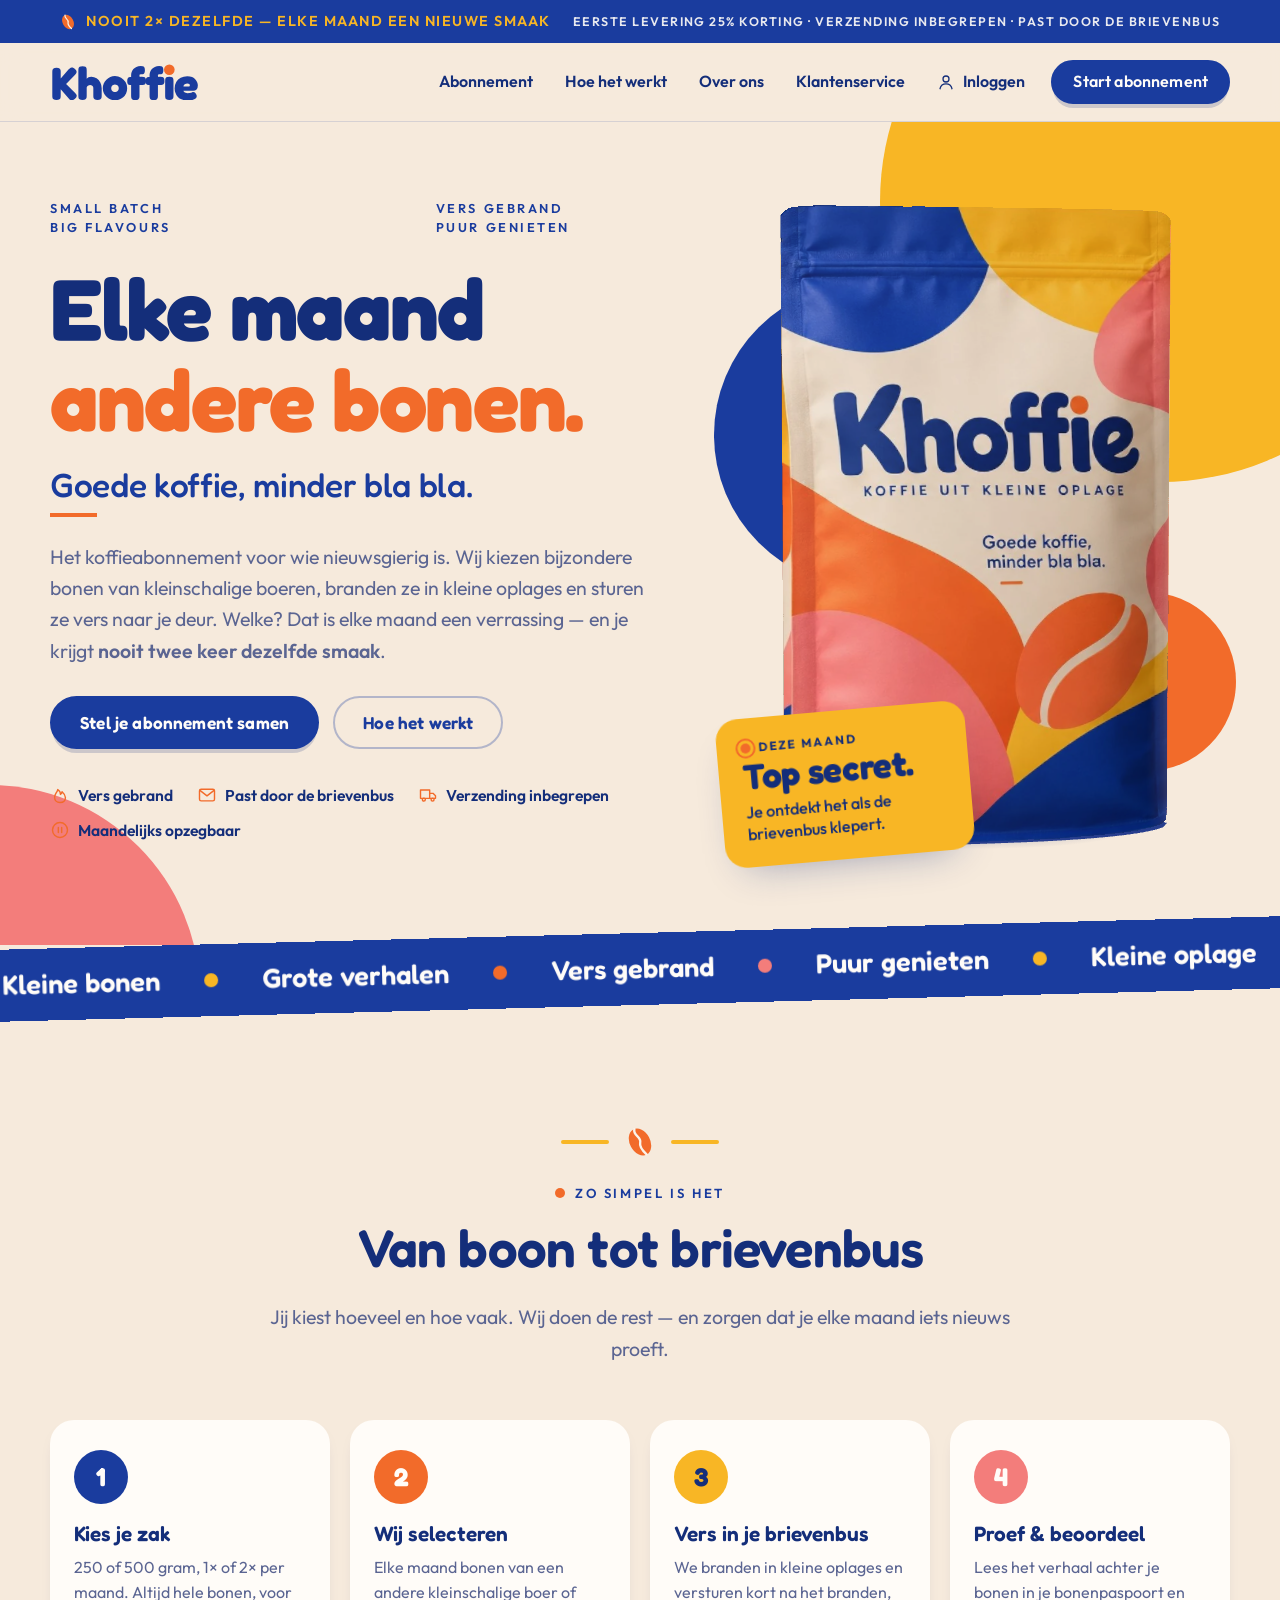
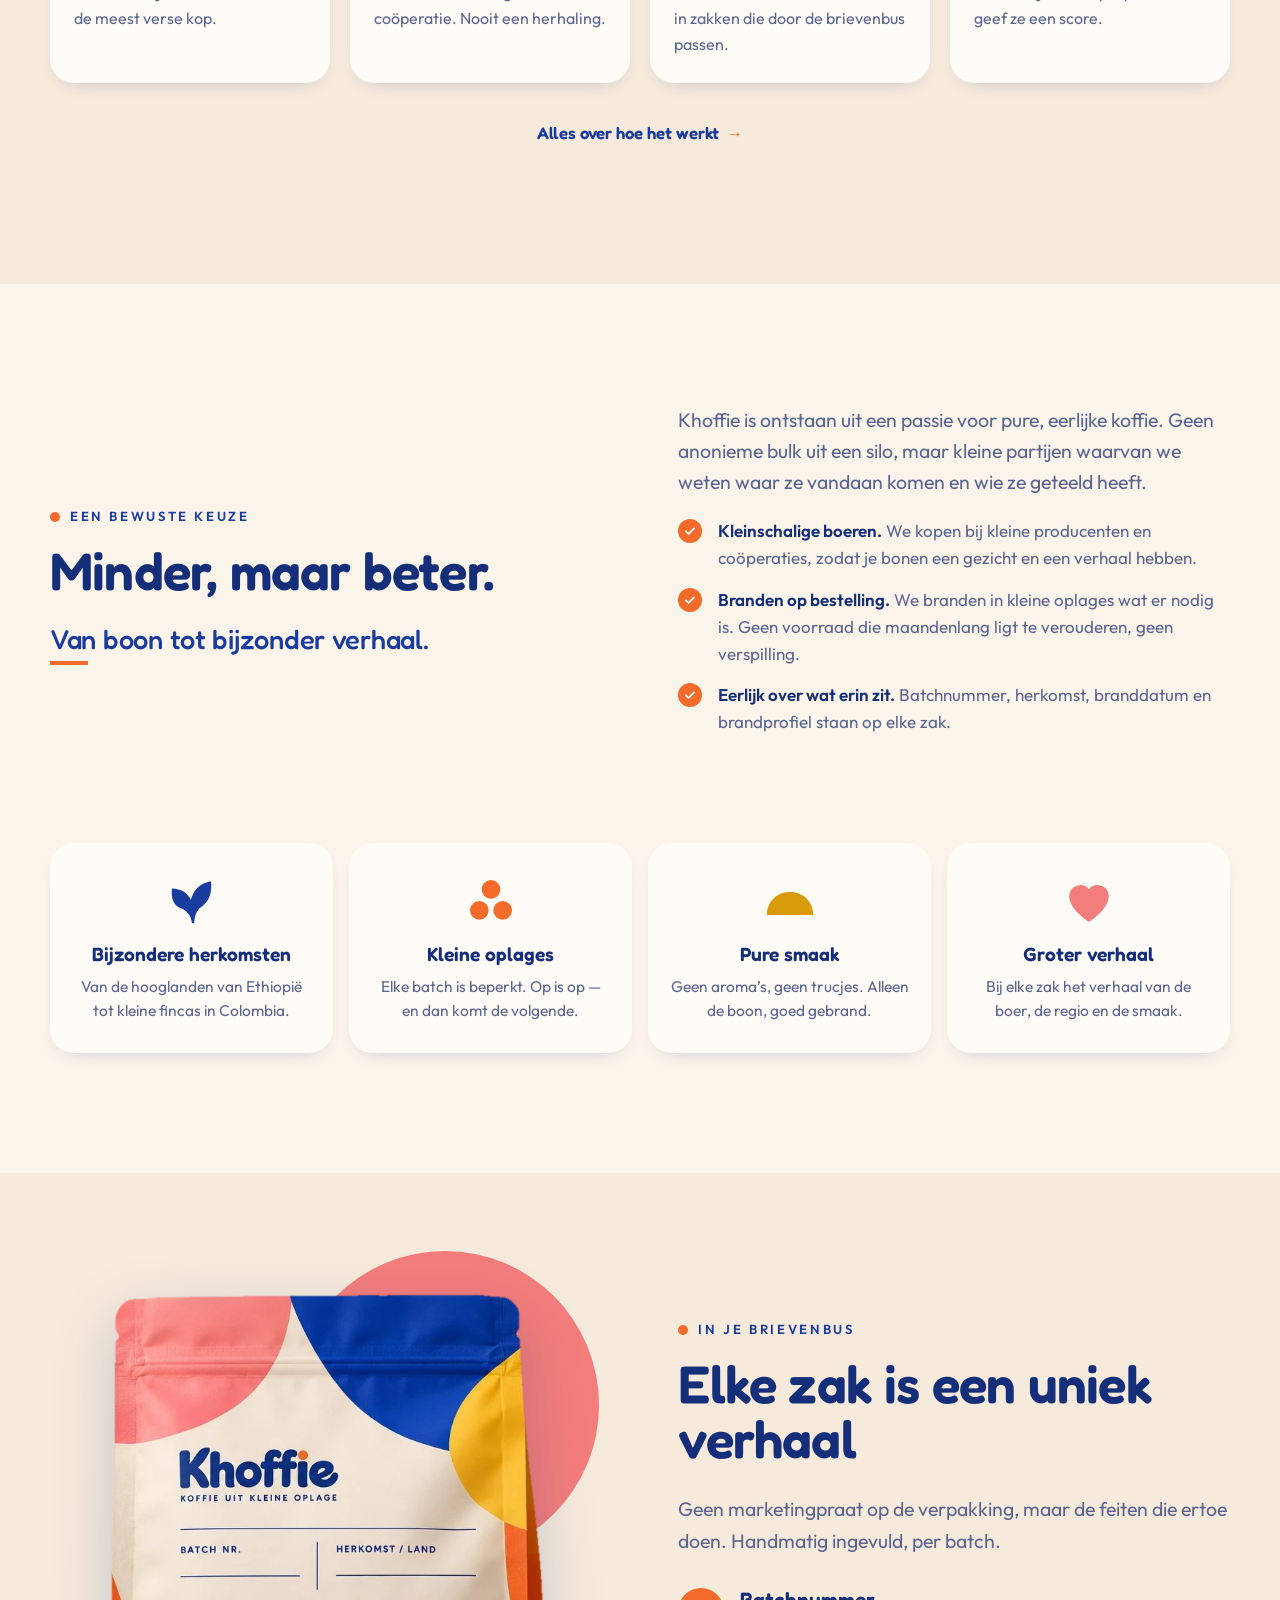
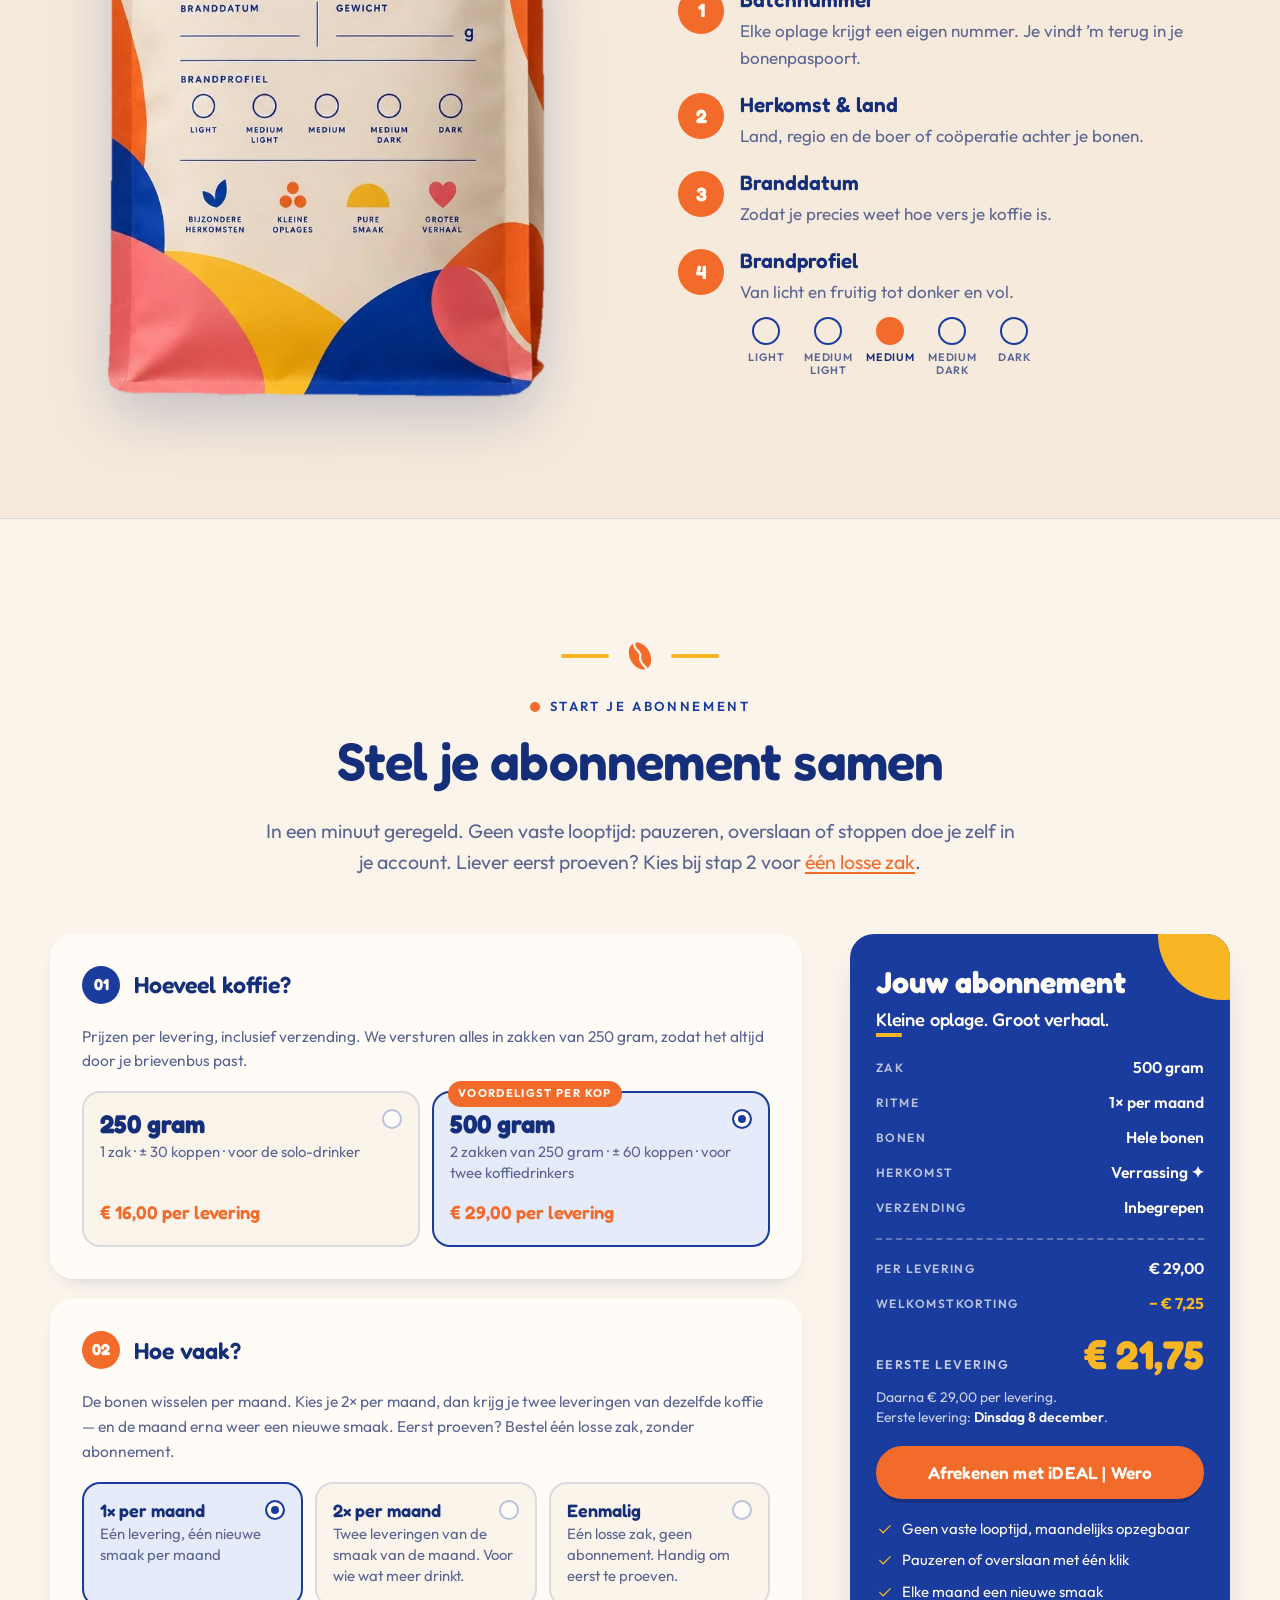
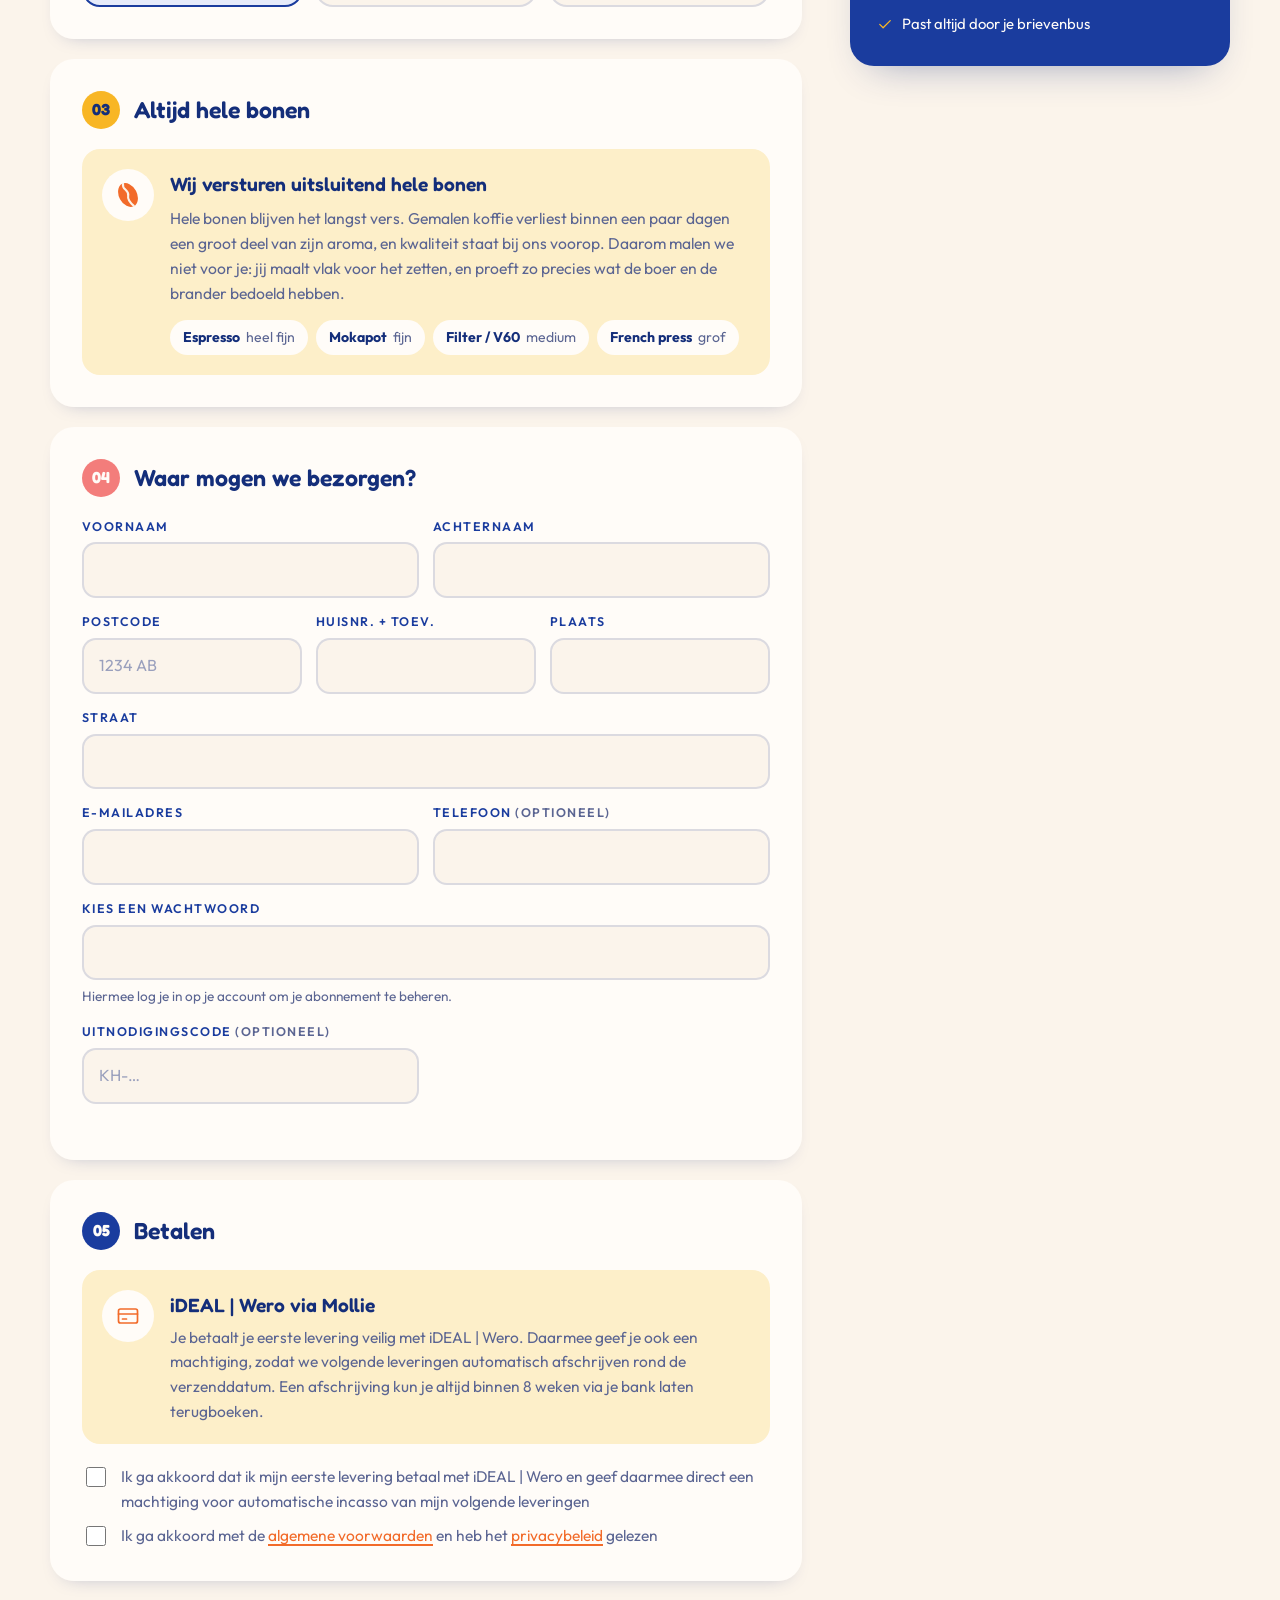
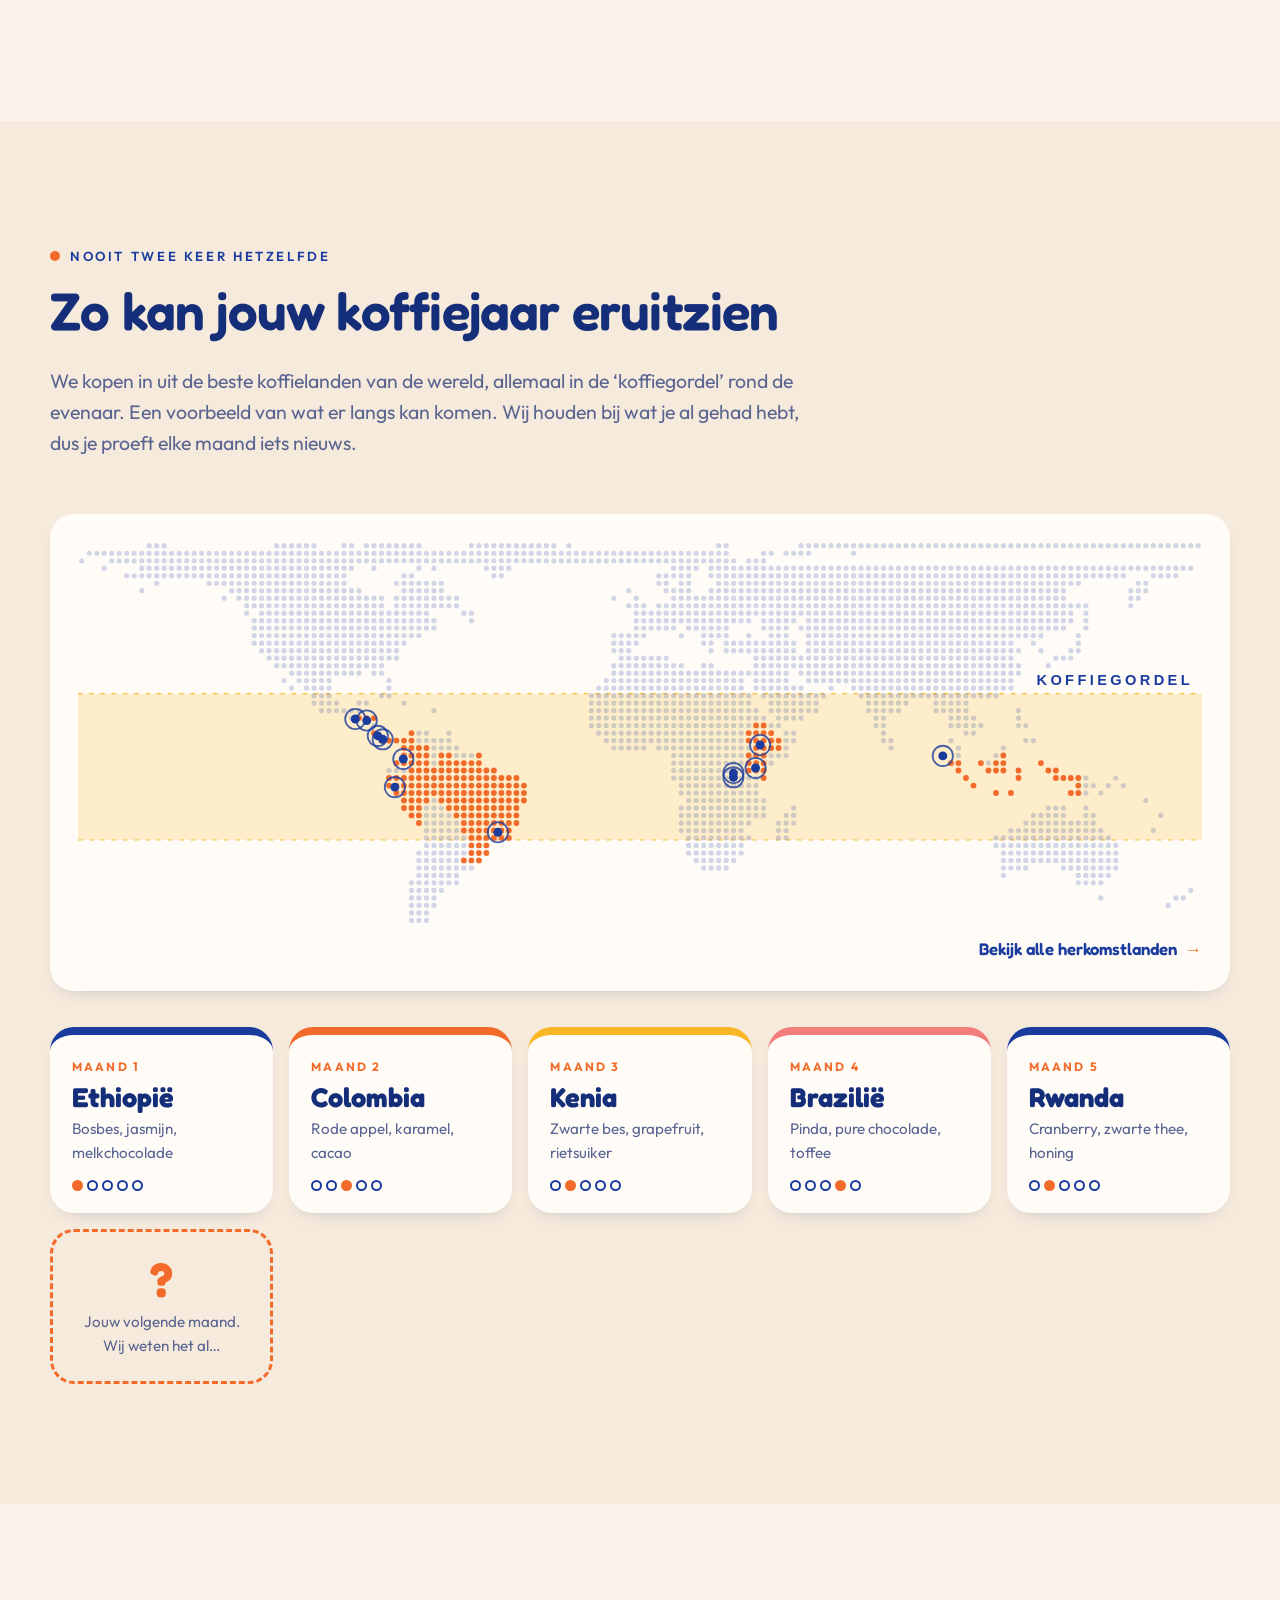
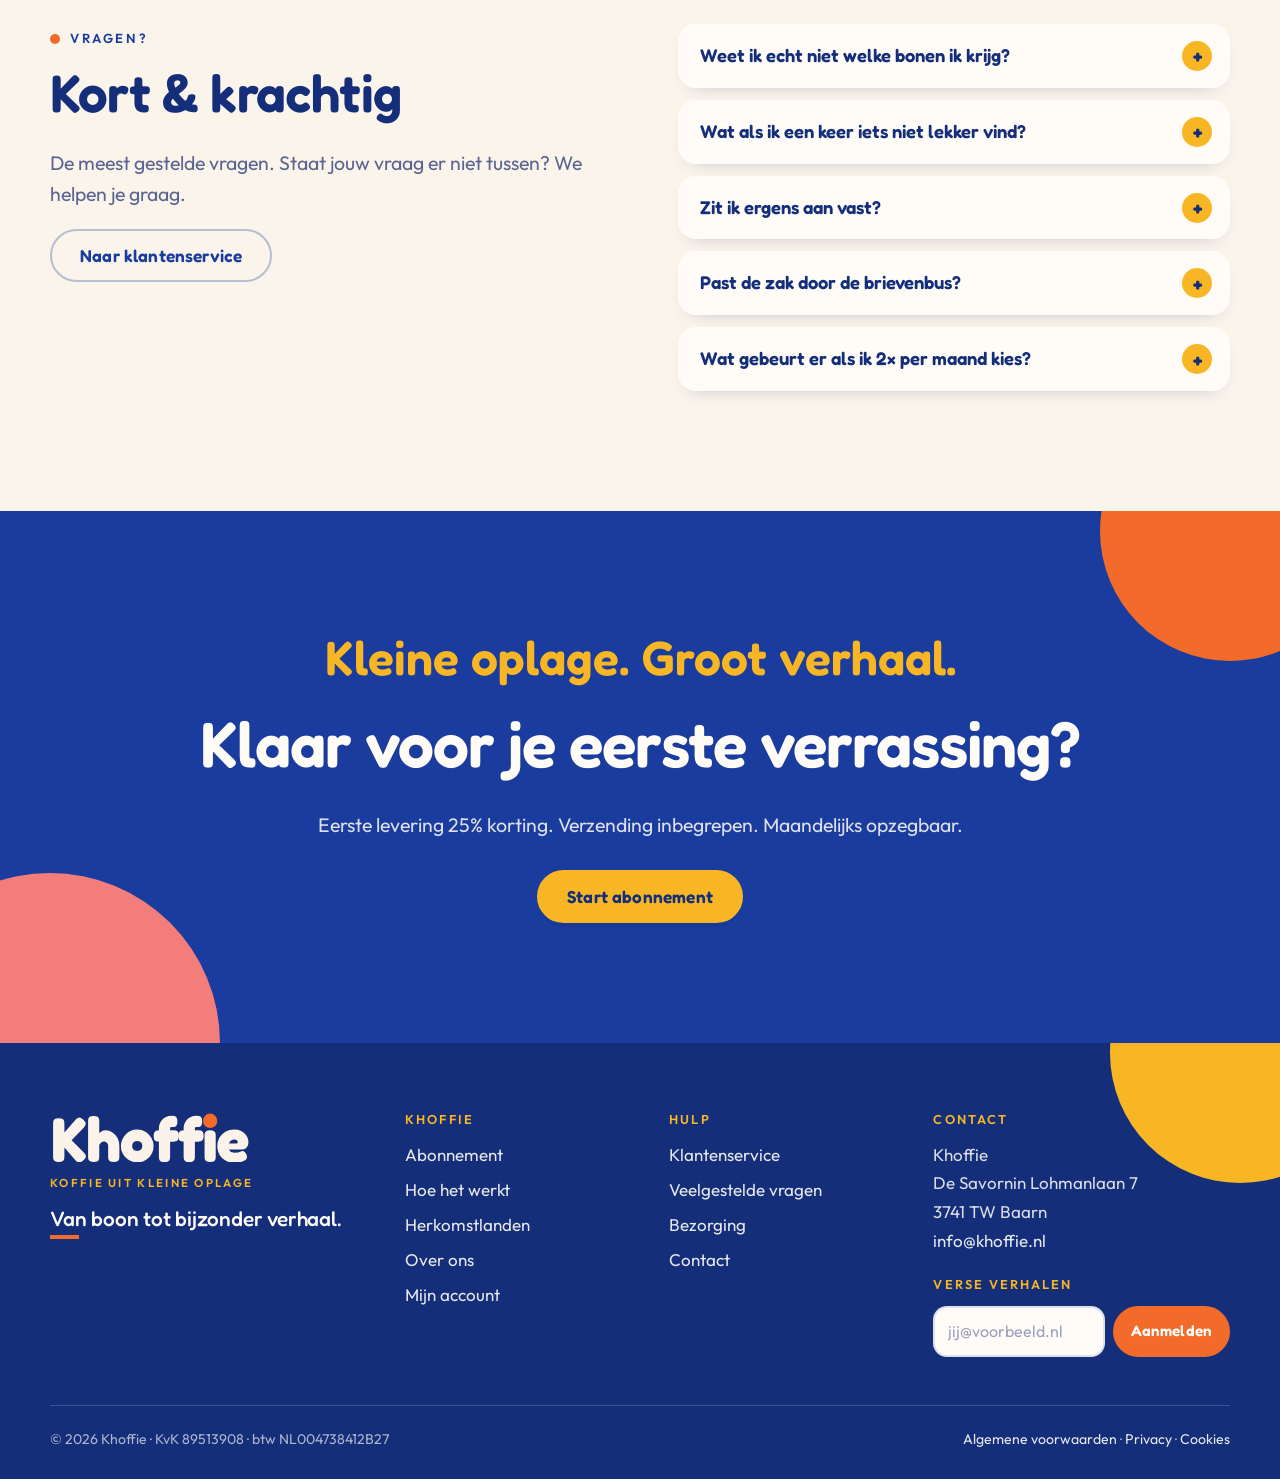
<file: index.html>
<!doctype html>
<html lang="nl" class="no-js">
<head>
  <meta charset="utf-8">
  <meta name="viewport" content="width=device-width, initial-scale=1">
  <title>Koffieabonnement met vers gebrande bonen | Khoffie</title>
  <meta name="description" content="Koffieabonnement met elke maand een nieuwe smaak: vers gebrande koffiebonen van kleine boeren, door je brievenbus. Vanaf € 16 incl. verzending.">
  <link rel="canonical" href="https://www.khoffie.nl/">
  <meta name="theme-color" content="#1a3c9e">
  <meta property="og:type" content="website">
  <meta property="og:site_name" content="Khoffie">
  <meta property="og:locale" content="nl_NL">
  <meta property="og:url" content="https://www.khoffie.nl/">
  <meta property="og:title" content="Koffieabonnement met vers gebrande bonen — Khoffie">
  <meta property="og:description" content="Koffieabonnement met elke maand een nieuwe smaak: vers gebrande koffiebonen van kleine boeren, door je brievenbus. Vanaf € 16 incl. verzending.">
  <meta property="og:image" content="https://www.khoffie.nl/assets/img/khoffie-zakken.jpg">
  <meta property="og:image:width" content="1536">
  <meta property="og:image:height" content="1024">
  <meta property="og:image:alt" content="Voor- en achterkant van de kleurrijke Khoffie-koffiezak">
  <meta name="twitter:card" content="summary_large_image">
  <link rel="icon" type="image/svg+xml" href="assets/img/favicon.svg">
  <link rel="alternate icon" type="image/png" href="assets/img/favicon.png">
  <link rel="apple-touch-icon" href="assets/img/apple-touch-icon.png">
  <link rel="preload" href="assets/fonts/fredoka.woff2" as="font" type="font/woff2" crossorigin>
  <link rel="stylesheet" href="assets/css/fonts.css">
  <link rel="stylesheet" href="assets/css/style.css?v=4">
  <script type="application/ld+json">
{
 "@context": "https://schema.org",
 "@graph": [
  {
   "@type": "Organization",
   "@id": "https://www.khoffie.nl/#organisatie",
   "name": "Khoffie",
   "url": "https://www.khoffie.nl/",
   "logo": "https://www.khoffie.nl/assets/img/apple-touch-icon.png",
   "email": "info@khoffie.nl",
   "slogan": "Koffie uit kleine oplage",
   "address": {
    "@type": "PostalAddress",
    "streetAddress": "De Savornin Lohmanlaan 7",
    "postalCode": "3741 TW",
    "addressLocality": "Baarn",
    "addressCountry": "NL"
   },
   "vatID": "NL004738412B27",
   "taxID": "89513908"
  },
  {
   "@type": "WebSite",
   "@id": "https://www.khoffie.nl/#website",
   "url": "https://www.khoffie.nl/",
   "name": "Khoffie",
   "inLanguage": "nl-NL",
   "publisher": {
    "@id": "https://www.khoffie.nl/#organisatie"
   }
  },
  {
   "@type": "Product",
   "name": "Khoffie koffieabonnement",
   "brand": {
    "@id": "https://www.khoffie.nl/#organisatie"
   },
   "description": "Koffieabonnement met elke maand een nieuwe smaak vers gebrande hele koffiebonen van kleinschalige boeren, in zakken van 250 gram die door de brievenbus passen.",
   "image": "https://www.khoffie.nl/assets/img/khoffie-zakken.jpg",
   "offers": [
    {
     "@type": "Offer",
     "name": "250 gram per levering",
     "price": "16.00",
     "priceCurrency": "EUR",
     "availability": "https://schema.org/InStock",
     "url": "https://www.khoffie.nl/#abonnement",
     "shippingDetails": {
      "@type": "OfferShippingDetails",
      "shippingRate": {
       "@type": "MonetaryAmount",
       "value": "0",
       "currency": "EUR"
      },
      "shippingDestination": {
       "@type": "DefinedRegion",
       "addressCountry": "NL"
      }
     }
    },
    {
     "@type": "Offer",
     "name": "500 gram per levering (2 zakken)",
     "price": "29.00",
     "priceCurrency": "EUR",
     "availability": "https://schema.org/InStock",
     "url": "https://www.khoffie.nl/#abonnement",
     "shippingDetails": {
      "@type": "OfferShippingDetails",
      "shippingRate": {
       "@type": "MonetaryAmount",
       "value": "0",
       "currency": "EUR"
      },
      "shippingDestination": {
       "@type": "DefinedRegion",
       "addressCountry": "NL"
      }
     }
    }
   ]
  }
 ]
}
  </script>
</head>
<body>
  <a class="visually-hidden" href="#main">Naar de inhoud</a>

  <div class="announce">
    <div class="announce__inner">
      <span class="announce__main"><img src="assets/img/khoffie-boon.svg" alt="" width="18" height="18">Nooit 2× dezelfde — elke maand een nieuwe smaak</span>
      <span class="announce__extra">Eerste levering 25% korting · Verzending inbegrepen · Past door de brievenbus</span>
    </div>
  </div>

  <header class="site-header">
    <div class="wrap">
      <a class="brand" href="index.html" aria-label="Khoffie — home">
        <img src="assets/img/khoffie-logo.svg" alt="Khoffie" width="144" height="36">
      </a>
      <button class="nav-toggle" aria-expanded="false" aria-controls="nav" aria-label="Menu"><svg aria-hidden="true"><use href="#i-menu"/></svg></button>
      <nav class="nav" id="nav" aria-label="Hoofdmenu">
        <a href="index.html#abonnement">Abonnement</a>
        <a href="hoe-het-werkt.html">Hoe het werkt</a>
        <a href="over-ons.html">Over ons</a>
        <a href="klantenservice.html">Klantenservice</a>
        <a href="account.html" class="nav-account"><svg aria-hidden="true"><use href="#i-user"/></svg><span data-account-label>Inloggen</span></a>
        <a href="#abonnement" class="btn">Start abonnement</a>
      </nav>
    </div>
  </header>

  <main id="main">

    <!-- HERO -->
    <section class="hero">
      <div class="wrap">
        <div>
          <div class="hero-tags"><span>Small batch<br>Big flavours</span><span>Vers gebrand<br>Puur genieten</span></div>
          <h1>Elke maand<span class="line2">andere bonen.</span></h1>
          <p class="script">Goede koffie, minder bla bla.</p>
          <p class="lead">Het koffieabonnement voor wie nieuwsgierig is. Wij kiezen bijzondere bonen van kleinschalige boeren, branden ze in kleine oplages en sturen ze vers naar je deur. Welke? Dat is elke maand een verrassing — en je krijgt <strong>nooit twee keer dezelfde smaak</strong>.</p>
          <div class="hero-cta">
            <a class="btn" href="#abonnement">Stel je abonnement samen</a>
            <a class="btn btn--ghost" href="hoe-het-werkt.html">Hoe het werkt</a>
          </div>
          <ul class="usp-row">
            <li><svg aria-hidden="true"><use href="#i-flame"/></svg>Vers gebrand</li>
            <li><svg aria-hidden="true"><use href="#i-mail"/></svg>Past door de brievenbus</li>
            <li><svg aria-hidden="true"><use href="#i-truck"/></svg>Verzending inbegrepen</li>
            <li><svg aria-hidden="true"><use href="#i-pause"/></svg>Maandelijks opzegbaar</li>
          </ul>
        </div>
        <div class="hero-visual">
          <div class="zak3d" data-zak3d data-back="assets/img/khoffie-zak-achterkant.webp?v=2">
            <img class="bag" fetchpriority="high" src="assets/img/khoffie-zak-voorkant.webp?v=2" alt="Khoffie koffiezak: koffie uit kleine oplage" width="602" height="965">
          </div>
          <div class="note">
            <span class="note-kicker"><span class="pulse" aria-hidden="true"></span>Deze maand</span>
            <span class="note-title">Top secret.</span>
            <span class="note-text">Je ontdekt het als de brievenbus klepert.</span>
          </div>
        </div>
      </div>
    </section>

    <div class="marquee" aria-hidden="true">
      <div class="marquee__track">
        <span>Kleine bonen</span><span>Grote verhalen</span><span>Vers gebrand</span><span>Puur genieten</span><span>Kleine oplage</span><span>Groot verhaal</span>
        <span>Kleine bonen</span><span>Grote verhalen</span><span>Vers gebrand</span><span>Puur genieten</span><span>Kleine oplage</span><span>Groot verhaal</span>
      </div>
    </div>

    <!-- ZO WERKT HET -->
    <section class="section">
      <div class="wrap">
        <div class="section-head center reveal">
          <div class="ornament"><img src="assets/img/khoffie-boon.svg" alt=""></div>
          <span class="kicker">Zo simpel is het</span>
          <h2>Van boon tot brievenbus</h2>
          <p class="lead">Jij kiest hoeveel en hoe vaak. Wij doen de rest — en zorgen dat je elke maand iets nieuws proeft.</p>
        </div>
        <ol class="steps reveal">
          <li class="step"><h3>Kies je zak</h3><p>250 of 500 gram, 1× of 2× per maand. Altijd hele bonen, voor de meest verse kop.</p></li>
          <li class="step"><h3>Wij selecteren</h3><p>Elke maand bonen van een andere kleinschalige boer of coöperatie. Nooit een herhaling.</p></li>
          <li class="step"><h3>Vers in je brievenbus</h3><p>We branden in kleine oplages en versturen kort na het branden, in zakken die door de brievenbus passen.</p></li>
          <li class="step"><h3>Proef &amp; beoordeel</h3><p>Lees het verhaal achter je bonen in je bonenpaspoort en geef ze een score.</p></li>
        </ol>
        <p class="center" style="margin-top:36px"><a class="link-arrow" href="hoe-het-werkt.html">Alles over hoe het werkt</a></p>
      </div>
    </section>

    <!-- BEWUSTE KEUZE -->
    <section class="section section--alt">
      <div class="wrap">
        <div class="split reveal" style="margin-bottom:clamp(48px,7vw,80px)">
          <div>
            <div class="section-head" style="margin-bottom:0">
              <span class="kicker">Een bewuste keuze</span>
              <h2>Minder, maar beter.</h2>
              <span class="script">Van boon tot bijzonder verhaal.</span>
            </div>
          </div>
          <div>
            <p class="lead">Khoffie is ontstaan uit een passie voor pure, eerlijke koffie. Geen anonieme bulk uit een silo, maar kleine partijen waarvan we weten waar ze vandaan komen en wie ze geteeld heeft.</p>
            <ul class="check-list">
              <li><span><strong>Kleinschalige boeren.</strong> We kopen bij kleine producenten en coöperaties, zodat je bonen een gezicht en een verhaal hebben.</span></li>
              <li><span><strong>Branden op bestelling.</strong> We branden in kleine oplages wat er nodig is. Geen voorraad die maandenlang ligt te verouderen, geen verspilling.</span></li>
              <li><span><strong>Eerlijk over wat erin zit.</strong> Batchnummer, herkomst, branddatum en brandprofiel staan op elke zak.</span></li>
            </ul>
          </div>
        </div>

        <div class="pillars reveal">
          <div class="pillar">
            <svg aria-hidden="true"><use href="#i-leaf-fill"/></svg>
            <h3>Bijzondere herkomsten</h3>
            <p>Van de hooglanden van Ethiopië tot kleine fincas in Colombia.</p>
          </div>
          <div class="pillar">
            <svg aria-hidden="true"><use href="#i-dots"/></svg>
            <h3>Kleine oplages</h3>
            <p>Elke batch is beperkt. Op is op — en dan komt de volgende.</p>
          </div>
          <div class="pillar">
            <svg aria-hidden="true"><use href="#i-sun-half"/></svg>
            <h3>Pure smaak</h3>
            <p>Geen aroma’s, geen trucjes. Alleen de boon, goed gebrand.</p>
          </div>
          <div class="pillar">
            <svg aria-hidden="true"><use href="#i-heart-fill"/></svg>
            <h3>Groter verhaal</h3>
            <p>Bij elke zak het verhaal van de boer, de regio en de smaak.</p>
          </div>
        </div>
      </div>
    </section>

    <!-- WAT JE KRIJGT -->
    <section class="section">
      <div class="wrap split">
        <div class="label-visual reveal">
          <img src="assets/img/khoffie-zak-achterkant.webp?v=2" alt="Achterkant van de Khoffie-zak met batchnummer, herkomst, branddatum, brandprofiel en gewicht" width="606" height="969" loading="lazy">
        </div>
        <div class="reveal">
          <div class="section-head" style="margin-bottom:32px">
            <span class="kicker">In je brievenbus</span>
            <h2>Elke zak is een uniek verhaal</h2>
            <p class="lead">Geen marketingpraat op de verpakking, maar de feiten die ertoe doen. Handmatig ingevuld, per batch.</p>
          </div>
          <ol class="label-points">
            <li><div><h3>Batchnummer</h3><p>Elke oplage krijgt een eigen nummer. Je vindt ’m terug in je bonenpaspoort.</p></div></li>
            <li><div><h3>Herkomst &amp; land</h3><p>Land, regio en de boer of coöperatie achter je bonen.</p></div></li>
            <li><div><h3>Branddatum</h3><p>Zodat je precies weet hoe vers je koffie is.</p></div></li>
            <li>
              <div>
                <h3>Brandprofiel</h3>
                <p style="margin-bottom:12px">Van licht en fruitig tot donker en vol.</p>
                <div class="roast-scale" aria-hidden="true"><span>Light</span><span>Medium light</span><span class="on">Medium</span><span>Medium dark</span><span>Dark</span></div>
              </div>
            </li>
          </ol>
        </div>
      </div>
    </section>

    <!-- CONFIGURATOR -->
    <section class="section section--alt section--line" id="abonnement">
      <div class="wrap">
        <div class="section-head center reveal">
          <div class="ornament"><img src="assets/img/khoffie-boon.svg" alt=""></div>
          <span class="kicker">Start je abonnement</span>
          <h2>Stel je abonnement samen</h2>
          <p class="lead">In een minuut geregeld. Geen vaste looptijd: pauzeren, overslaan of stoppen doe je zelf in je account. Liever eerst proeven? Kies bij stap 2 voor <a href="?ritme=eenmalig#abonnement" data-pick-freq="1x">één losse zak</a>.</p>
        </div>

        <div id="sub-flow">
          <form id="subscribe-form" class="config" novalidate>
            <div>
              <fieldset class="config-step">
                <legend><span class="num">01</span> Hoeveel koffie?</legend>
                <p class="hint">Prijzen per levering, inclusief verzending. We versturen alles in zakken van 250 gram, zodat het altijd door je brievenbus past.</p>
                <div class="options options--2">
                  <label class="option">
                    <input type="radio" name="size" value="250">
                    <span class="card"><span class="title">250 gram</span><span class="sub">1 zak · ± 30 koppen · voor de solo-drinker</span><span class="price" data-size-price="250">€ 16 per levering</span></span>
                  </label>
                  <label class="option">
                    <input type="radio" name="size" value="500" checked>
                    <span class="card"><span class="badge">Voordeligst per kop</span><span class="title">500 gram</span><span class="sub">2 zakken van 250 gram · ± 60 koppen · voor twee koffiedrinkers</span><span class="price" data-size-price="500">€ 29 per levering</span></span>
                  </label>
                </div>
              </fieldset>

              <fieldset class="config-step">
                <legend><span class="num">02</span> Hoe vaak?</legend>
                <p class="hint">De bonen wisselen per maand. Kies je 2× per maand, dan krijg je twee leveringen van dezelfde koffie — en de maand erna weer een nieuwe smaak. Eerst proeven? Bestel één losse zak, zonder abonnement.</p>
                <div class="options options--3">
                  <label class="option">
                    <input type="radio" name="freq" value="1m" checked>
                    <span class="card"><span class="title small">1× per maand</span><span class="sub">Eén levering, één nieuwe smaak per maand</span></span>
                  </label>
                  <label class="option">
                    <input type="radio" name="freq" value="2m">
                    <span class="card"><span class="title small">2× per maand</span><span class="sub">Twee leveringen van de smaak van de maand. Voor wie wat meer drinkt.</span></span>
                  </label>
                  <label class="option">
                    <input type="radio" name="freq" value="1x">
                    <span class="card"><span class="title small">Eenmalig</span><span class="sub">Eén losse zak, geen abonnement. Handig om eerst te proeven.</span></span>
                  </label>
                </div>
                <p class="freq-note" id="once-note" hidden><svg aria-hidden="true"><use href="#i-box"/></svg><span>Je krijgt één keer de smaak van de maand. Geen abonnement, geen machtiging: je betaalt alleen deze zak. Smaakt het naar meer? Een abonnement start je daarna zo.</span></p>
                <p class="freq-note" id="freq-note" hidden><svg aria-hidden="true"><use href="#i-calendar"/></svg><span>Je tweede levering komt ± 2 weken na de eerste, met dezelfde bonen. Zo heb je de hele maand vers voorraad.</span></p>
              </fieldset>

              <fieldset class="config-step">
                <legend><span class="num">03</span> Altijd hele bonen</legend>
                <div class="beans-only">
                  <div class="beans-only__icon" aria-hidden="true"><img src="assets/img/khoffie-boon.svg" alt=""></div>
                  <div>
                    <strong>Wij versturen uitsluitend hele bonen</strong>
                    <p>Hele bonen blijven het langst vers. Gemalen koffie verliest binnen een paar dagen een groot deel van zijn aroma, en kwaliteit staat bij ons voorop. Daarom malen we niet voor je: jij maalt vlak voor het zetten, en proeft zo precies wat de boer en de brander bedoeld hebben.</p>
                    <ul class="grind-guide" aria-label="Maalgrofheid per zetmethode">
                      <li><span>Espresso</span>heel fijn</li>
                      <li><span>Mokapot</span>fijn</li>
                      <li><span>Filter / V60</span>medium</li>
                      <li><span>French press</span>grof</li>
                    </ul>
                  </div>
                </div>
              </fieldset>

              <fieldset class="config-step">
                <legend><span class="num">04</span> Waar mogen we bezorgen?</legend>
                <div class="field-grid">
                  <div class="field half"><label class="lbl" for="f-first">Voornaam</label><input id="f-first" name="firstname" type="text" autocomplete="given-name" data-validate="required"><span class="err">Vul je voornaam in.</span></div>
                  <div class="field half"><label class="lbl" for="f-last">Achternaam</label><input id="f-last" name="lastname" type="text" autocomplete="family-name" data-validate="required"><span class="err">Vul je achternaam in.</span></div>
                  <div class="field third keep"><label class="lbl" for="f-postcode">Postcode</label><input id="f-postcode" name="postcode" type="text" autocomplete="postal-code" placeholder="1234 AB" data-validate="postcode"><span class="err">Bijv. 1234 AB</span></div>
                  <div class="field third keep"><label class="lbl" for="f-nr">Huisnr. + toev.</label><input id="f-nr" name="nr" type="text" data-validate="required"><span class="err">Huisnummer?</span></div>
                  <div class="field third"><label class="lbl" for="f-city">Plaats</label><input id="f-city" name="city" type="text" autocomplete="address-level2" data-validate="required"><span class="err">Vul je plaats in.</span></div>
                  <div class="field"><label class="lbl" for="f-street">Straat</label><input id="f-street" name="street" type="text" autocomplete="address-line1" data-validate="required"><span class="err">Vul je straat in.</span></div>
                  <div class="field half"><label class="lbl" for="f-email">E-mailadres</label><input id="f-email" name="email" type="email" autocomplete="email" data-validate="email"><span class="err">Vul een geldig e-mailadres in.</span></div>
                  <div class="field half"><label class="lbl" for="f-phone">Telefoon <span class="muted">(optioneel)</span></label><input id="f-phone" name="phone" type="tel" autocomplete="tel"></div>
                  <div class="field"><label class="lbl" for="f-pass">Kies een wachtwoord</label><input id="f-pass" name="password" type="password" autocomplete="new-password" data-validate="password"><span class="err">Minimaal 6 tekens.</span><span class="muted" style="font-size:.85rem" id="pass-hint">Hiermee log je in op je account om je abonnement te beheren.</span></div>
                  <div class="field half" id="referral-field"><label class="lbl" for="f-referral">Uitnodigingscode <span class="muted">(optioneel)</span></label><input id="f-referral" name="referral" type="text" autocomplete="off" placeholder="KH-…" style="text-transform:uppercase"><p class="form-msg" id="referral-msg" role="status"></p></div>
                </div>
              </fieldset>

              <fieldset class="config-step">
                <legend><span class="num">05</span> Betalen</legend>
                <div class="pay-box">
                  <div class="pay-logo" aria-hidden="true"><svg><use href="#i-card"/></svg></div>
                  <div>
                    <strong>iDEAL | Wero via Mollie</strong>
                    <p data-for="sub">Je betaalt je eerste levering veilig met iDEAL | Wero. Daarmee geef je ook een machtiging, zodat we volgende leveringen automatisch afschrijven rond de verzenddatum. Een afschrijving kun je altijd binnen 8 weken via je bank laten terugboeken.</p>
                    <p data-for="once" hidden>Je betaalt je losse zak in één keer veilig met iDEAL | Wero. Er is geen abonnement: we schrijven daarna niets automatisch af.</p>
                  </div>
                </div>
                <div class="field" style="margin-top:20px" id="mandate-field"><label class="checkbox"><input type="checkbox" name="mandate" data-validate="required"> <span>Ik ga akkoord dat ik mijn eerste levering betaal met iDEAL | Wero en geef daarmee direct een machtiging voor automatische incasso van mijn volgende leveringen</span></label><span class="err">Even akkoord geven voor de betaling en machtiging.</span></div>
                <div class="field" style="margin-top:10px"><label class="checkbox"><input type="checkbox" name="terms" data-validate="required"> <span>Ik ga akkoord met de <a href="algemene-voorwaarden.html" target="_blank">algemene voorwaarden</a> en heb het <a href="privacy.html" target="_blank">privacybeleid</a> gelezen</span></label><span class="err">Even akkoord geven, dan kunnen we branden.</span></div>
              </fieldset>
            </div>

            <aside class="summary" aria-labelledby="sum-title">
              <h3 id="sum-title">Jouw abonnement</h3>
              <span class="script">Kleine oplage. Groot verhaal.</span>
              <dl>
                <dt>Zak</dt><dd id="sum-size">500 gram</dd>
                <dt>Ritme</dt><dd id="sum-freq">1× per maand</dd>
                <dt>Bonen</dt><dd id="sum-grind">Hele bonen</dd>
                <dt>Herkomst</dt><dd>Verrassing ✦</dd>
                <dt>Verzending</dt><dd>Inbegrepen</dd>
              </dl>
              <hr class="rule">
              <dl>
                <dt id="sum-price-label">Per levering</dt><dd id="sum-price">€ 29,00</dd>
                <dt id="sum-discount-label">Welkomstkorting</dt><dd class="discount" id="sum-discount">− € 7,25</dd>
              </dl>
              <div class="total">
                <span class="lbl" style="color:#6b5f52" id="sum-first-label">Eerste levering</span>
                <span class="amount" id="sum-first">€ 21,75</span>
              </div>
              <p class="fine"><span id="sum-monthly">Daarna € 29,00 per levering</span>.<br><span id="sum-date-label">Eerste levering</span>: <strong id="sum-date">dinsdag</strong>.</p>
              <button type="submit" class="btn btn--block">Afrekenen met iDEAL | Wero</button>
              <ul class="guarantees">
                <li data-for="sub"><svg aria-hidden="true"><use href="#i-check"/></svg>Geen vaste looptijd, maandelijks opzegbaar</li>
                <li data-for="sub"><svg aria-hidden="true"><use href="#i-check"/></svg>Pauzeren of overslaan met één klik</li>
                <li data-for="sub"><svg aria-hidden="true"><use href="#i-check"/></svg>Elke maand een nieuwe smaak</li>
                <li data-for="once" hidden><svg aria-hidden="true"><use href="#i-check"/></svg>Geen abonnement, geen machtiging</li>
                <li data-for="once" hidden><svg aria-hidden="true"><use href="#i-check"/></svg>De verse smaak van deze maand</li>
                <li data-for="once" hidden><svg aria-hidden="true"><use href="#i-check"/></svg>Later alsnog een abonnement? Zo geregeld</li>
                <li><svg aria-hidden="true"><use href="#i-check"/></svg>Past altijd door je brievenbus</li>
              </ul>
            </aside>
          </form>
        </div>

        <div class="success" id="sub-success" tabindex="-1">
          <div class="big-check"><svg aria-hidden="true"><use href="#i-check"/></svg></div>
          <span class="kicker">Welkom bij Khoffie</span>
          <h2>Top, <span id="success-name">koffieliefhebber</span>!</h2>
          <p class="script" style="font-size:2rem">We gaan voor je branden.</p>
          <p class="lead" style="margin:0 auto 28px" data-for="sub">Je eerste zak komt op <strong class="success-date">dinsdag</strong>. Je ontvangt een bevestiging per mail. In je account kun je alles beheren: pauzeren, overslaan, je abonnement aanpassen en je bonen beoordelen.</p>
          <p class="lead" style="margin:0 auto 28px" data-for="once" hidden>Bedankt voor je bestelling! Je losse zak komt op <strong class="success-date">dinsdag</strong>. Je ontvangt een bevestiging per mail. In je account vind je je bestelling en factuur, en daar kun je ook je bonen beoordelen.</p>
          <a class="btn" href="account.html">Naar mijn account</a>
          <p class="demo-note" style="max-width:520px;margin:24px auto 0">Prototype: in de live-versie reken je hiervoor eerst af bij Mollie met iDEAL | Wero.</p>
        </div>
      </div>
    </section>

    <!-- JAAR VOORBEELD -->
    <section class="section">
      <div class="wrap">
        <div class="section-head reveal">
          <span class="kicker">Nooit twee keer hetzelfde</span>
          <h2>Zo kan jouw koffiejaar eruitzien</h2>
          <p class="lead">We kopen in uit de beste koffielanden van de wereld, allemaal in de ‘koffiegordel’ rond de evenaar. Een voorbeeld van wat er langs kan komen. Wij houden bij wat je al gehad hebt, dus je proeft elke maand iets nieuws.</p>
        </div>
        <figure class="map-figure reveal">
          <img src="assets/img/herkomstkaart.svg" alt="Wereldkaart met de koffiegordel en onze herkomstlanden: Ethiopië, Kenia, Rwanda, Burundi, Colombia, Guatemala, Honduras, Costa Rica, Panama, Brazilië, Peru en Indonesië" width="1000" height="339" loading="lazy">
          <figcaption><a class="link-arrow" href="hoe-het-werkt.html#herkomst">Bekijk alle herkomstlanden</a></figcaption>
        </figure>
        <div class="origins reveal">
          <div class="origin"><span class="month">Maand 1</span><span class="country">Ethiopië</span><span class="notes">Bosbes, jasmijn, melkchocolade</span><span class="mini-roast"><i class="on"></i><i></i><i></i><i></i><i></i></span></div>
          <div class="origin"><span class="month">Maand 2</span><span class="country">Colombia</span><span class="notes">Rode appel, karamel, cacao</span><span class="mini-roast"><i></i><i></i><i class="on"></i><i></i><i></i></span></div>
          <div class="origin"><span class="month">Maand 3</span><span class="country">Kenia</span><span class="notes">Zwarte bes, grapefruit, rietsuiker</span><span class="mini-roast"><i></i><i class="on"></i><i></i><i></i><i></i></span></div>
          <div class="origin"><span class="month">Maand 4</span><span class="country">Brazilië</span><span class="notes">Pinda, pure chocolade, toffee</span><span class="mini-roast"><i></i><i></i><i></i><i class="on"></i><i></i></span></div>
          <div class="origin"><span class="month">Maand 5</span><span class="country">Rwanda</span><span class="notes">Cranberry, zwarte thee, honing</span><span class="mini-roast"><i></i><i class="on"></i><i></i><i></i><i></i></span></div>
          <div class="origin origin--mystery"><span class="country">?</span><span class="notes">Jouw volgende maand.<br>Wij weten het al…</span></div>
        </div>
      </div>
    </section>

    <!-- FAQ KORT -->
    <section class="section section--alt">
      <div class="wrap split" style="align-items:start">
        <div class="reveal">
          <span class="kicker">Vragen?</span>
          <h2>Kort &amp; krachtig</h2>
          <p class="lead">De meest gestelde vragen. Staat jouw vraag er niet tussen? We helpen je graag.</p>
          <p><a class="btn btn--ghost" href="klantenservice.html">Naar klantenservice</a></p>
        </div>
        <div class="faq reveal">
          <details>
            <summary>Weet ik echt niet welke bonen ik krijg?</summary>
            <div class="answer"><p>Nee, en dat is precies de lol. Op de zak en in je account vind je daarna alles over herkomst, boer en smaak.</p></div>
          </details>
          <details>
            <summary>Wat als ik een keer iets niet lekker vind?</summary>
            <div class="answer"><p>Smaak is persoonlijk. Laat het ons weten met een score in je bonenpaspoort. Volgende maand krijg je sowieso weer iets anders.</p></div>
          </details>
          <details>
            <summary>Zit ik ergens aan vast?</summary>
            <div class="answer"><p>Nee. Geen looptijd, geen opzegtermijn van maanden. Pauzeren, overslaan of opzeggen regel je zelf in je account, tot 7 dagen voor je volgende levering.</p></div>
          </details>
          <details>
            <summary>Past de zak door de brievenbus?</summary>
            <div class="answer"><p>Ja, altijd. We versturen alleen zakken van 250 gram, precies zodat alles door de brievenbus past en je nooit thuis hoeft te blijven. Kies je 500 gram, dan krijg je twee zakken.</p></div>
          </details>
          <details>
            <summary>Wat gebeurt er als ik 2× per maand kies?</summary>
            <div class="answer"><p>De bonen wisselen per maand. Bij 2× per maand krijg je twee leveringen van dezelfde smaak, ongeveer twee weken na elkaar. De maand erna krijg je weer iets nieuws.</p></div>
          </details>
        </div>
      </div>
    </section>

    <!-- CTA -->
    <section class="section cta-band">
      <div class="wrap">
        <p class="big-quote">Kleine oplage. Groot verhaal.</p>
        <h2 style="margin-top:.4em">Klaar voor je eerste verrassing?</h2>
        <p class="lead" style="margin:0 auto 30px">Eerste levering 25% korting. Verzending inbegrepen. Maandelijks opzegbaar.</p>
        <a class="btn" href="#abonnement">Start abonnement</a>
      </div>
    </section>
  </main>

  <footer class="site-footer">
    <div class="wrap">
      <div class="footer-grid">
        <div>
          <img class="footer-logo" src="assets/img/khoffie-logo-licht.svg" alt="Khoffie — koffie uit kleine oplage" loading="lazy">
          <p class="footer-tagline">Koffie uit kleine oplage</p>
          <span class="script">Van boon tot bijzonder verhaal.</span>
          <!-- Social media: voeg hier later links toe, bijv.
          <div class="socials">
            <a href="https://instagram.com/..." aria-label="Instagram"><svg aria-hidden="true"><use href="#i-instagram"/></svg></a>
          </div> -->
        </div>
        <div>
          <h4>Khoffie</h4>
          <ul>
            <li><a href="index.html#abonnement">Abonnement</a></li>
            <li><a href="hoe-het-werkt.html">Hoe het werkt</a></li>
            <li><a href="hoe-het-werkt.html#herkomst">Herkomstlanden</a></li>
            <li><a href="over-ons.html">Over ons</a></li>
            <li><a href="account.html">Mijn account</a></li>
          </ul>
        </div>
        <div>
          <h4>Hulp</h4>
          <ul>
            <li><a href="klantenservice.html">Klantenservice</a></li>
            <li><a href="klantenservice.html#faq">Veelgestelde vragen</a></li>
            <li><a href="klantenservice.html#faq-bezorging">Bezorging</a></li>
            <li><a href="klantenservice.html#contact">Contact</a></li>
          </ul>
        </div>
        <div>
          <h4>Contact</h4>
          <address class="footer-address">
            Khoffie<br>
            De Savornin Lohmanlaan 7<br>
            3741 TW Baarn<br>
            <a href="mailto:info@khoffie.nl">info@khoffie.nl</a>
          </address>
          <h4 style="margin-top:22px">Verse verhalen</h4>
          <form class="newsletter" novalidate>
            <label class="visually-hidden" for="nl-email">E-mailadres</label>
            <input id="nl-email" type="email" placeholder="jij@voorbeeld.nl" autocomplete="email">
            <button class="btn btn--small" type="submit">Aanmelden</button>
          </form>
        </div>
      </div>
      <div class="footer-bottom">
        <span>© <span data-year>2026</span> Khoffie · KvK 89513908 · btw NL004738412B27</span>
        <span><a href="algemene-voorwaarden.html">Algemene voorwaarden</a> · <a href="privacy.html">Privacy</a> · <a href="cookies.html">Cookies</a></span>
      </div>
    </div>
  </footer>

  <script src="assets/js/main.js?v=2"></script>
  <script type="module" src="assets/js/zak3d.js?v=2"></script>
</body>
</html>
</file>
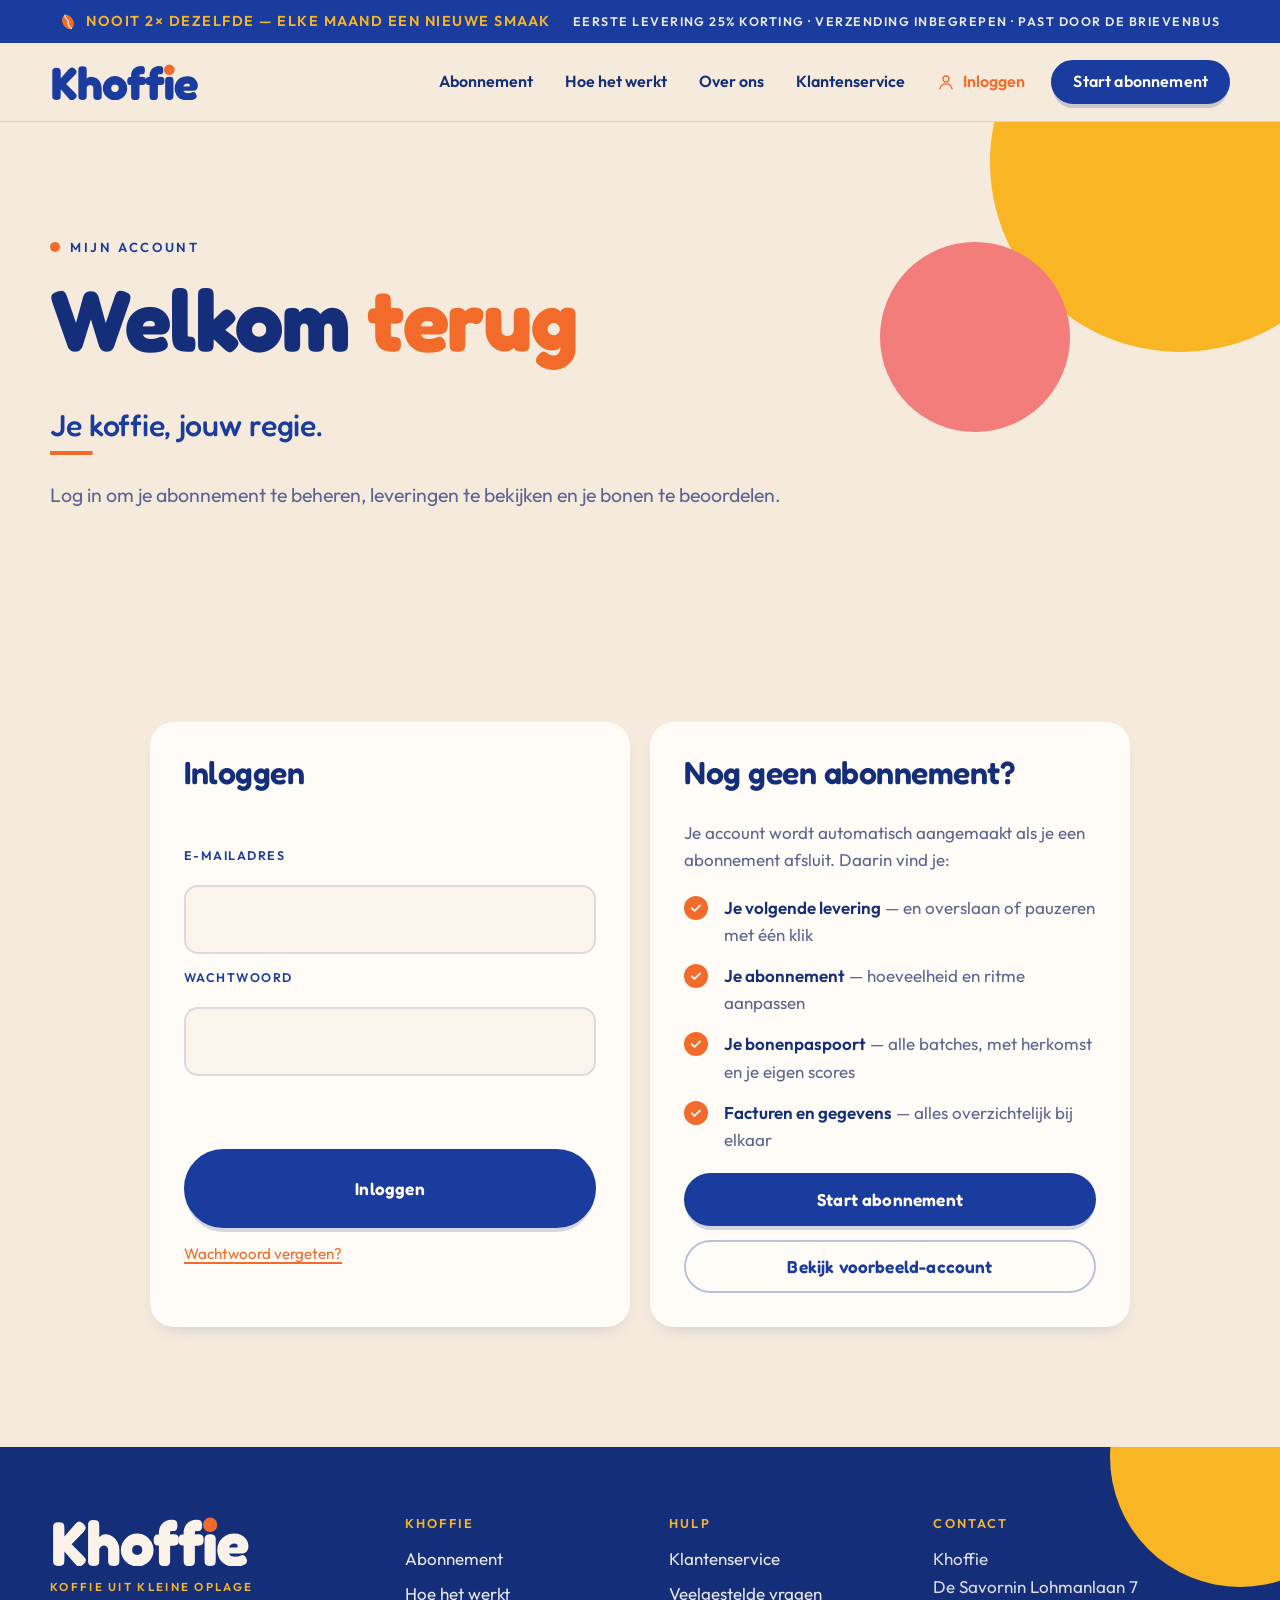
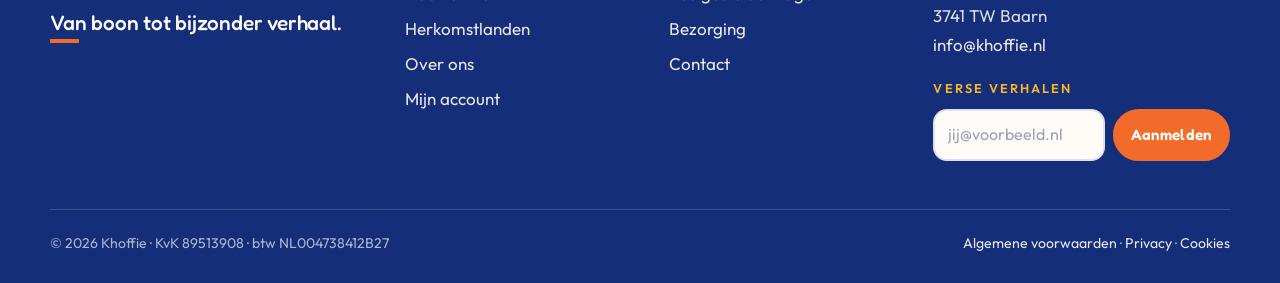
<file: account.html>
<!doctype html>
<html lang="nl" class="no-js">
<head>
  <meta charset="utf-8">
  <meta name="viewport" content="width=device-width, initial-scale=1">
  <title>Mijn account | Khoffie</title>
  <meta name="description" content="Beheer je Khoffie koffieabonnement: leveringen, bonenpaspoort, facturen en gegevens.">
  <meta name="robots" content="noindex">
  <link rel="canonical" href="https://www.khoffie.nl/account.html">
  <meta name="theme-color" content="#1a3c9e">
  <meta property="og:type" content="website">
  <meta property="og:site_name" content="Khoffie">
  <meta property="og:locale" content="nl_NL">
  <meta property="og:url" content="https://www.khoffie.nl/account.html">
  <meta property="og:title" content="Mijn account — Khoffie">
  <meta property="og:description" content="Beheer je Khoffie koffieabonnement: leveringen, bonenpaspoort, facturen en gegevens.">
  <meta property="og:image" content="https://www.khoffie.nl/assets/img/khoffie-zakken.jpg">
  <meta property="og:image:width" content="1536">
  <meta property="og:image:height" content="1024">
  <meta property="og:image:alt" content="Voor- en achterkant van de kleurrijke Khoffie-koffiezak">
  <meta name="twitter:card" content="summary_large_image">
  <link rel="icon" type="image/svg+xml" href="assets/img/favicon.svg">
  <link rel="alternate icon" type="image/png" href="assets/img/favicon.png">
  <link rel="apple-touch-icon" href="assets/img/apple-touch-icon.png">
  <link rel="preload" href="assets/fonts/fredoka.woff2" as="font" type="font/woff2" crossorigin>
  <link rel="stylesheet" href="assets/css/fonts.css">
  <link rel="stylesheet" href="assets/css/style.css?v=4">
</head>
<body>
  <a class="visually-hidden" href="#main">Naar de inhoud</a>

  <div class="announce">
    <div class="announce__inner">
      <span class="announce__main"><img src="assets/img/khoffie-boon.svg" alt="" width="18" height="18">Nooit 2× dezelfde — elke maand een nieuwe smaak</span>
      <span class="announce__extra">Eerste levering 25% korting · Verzending inbegrepen · Past door de brievenbus</span>
    </div>
  </div>

  <header class="site-header">
    <div class="wrap">
      <a class="brand" href="index.html" aria-label="Khoffie — home">
        <img src="assets/img/khoffie-logo.svg" alt="Khoffie" width="144" height="36">
      </a>
      <button class="nav-toggle" aria-expanded="false" aria-controls="nav" aria-label="Menu"><svg aria-hidden="true"><use href="#i-menu"/></svg></button>
      <nav class="nav" id="nav" aria-label="Hoofdmenu">
        <a href="index.html#abonnement">Abonnement</a>
        <a href="hoe-het-werkt.html">Hoe het werkt</a>
        <a href="over-ons.html">Over ons</a>
        <a href="klantenservice.html">Klantenservice</a>
        <a href="account.html" class="nav-account" aria-current="page"><svg aria-hidden="true"><use href="#i-user"/></svg><span data-account-label>Inloggen</span></a>
        <a href="index.html#abonnement" class="btn">Start abonnement</a>
      </nav>
    </div>
  </header>

  <main id="main">
    <div id="account-root">

      <!-- NIET INGELOGD -->
      <div id="auth-view">
        <section class="page-hero">
          <div class="wrap">
            <span class="kicker">Mijn account</span>
            <h1>Welkom <span class="accent">terug</span></h1>
            <span class="script">Je koffie, jouw regie.</span>
            <p class="lead">Log in om je abonnement te beheren, leveringen te bekijken en je bonen te beoordelen.</p>
          </div>
        </section>
        <section class="section">
          <div class="wrap">
            <div class="auth">
              <form id="login-form" class="panel form-stack" novalidate>
                <h2>Inloggen</h2>
                <div class="field"><label class="lbl" for="l-email">E-mailadres</label><input id="l-email" name="email" type="email" autocomplete="email" data-validate="email"><span class="err">Vul een geldig e-mailadres in.</span></div>
                <div class="field"><label class="lbl" for="l-pass">Wachtwoord</label><input id="l-pass" name="password" type="password" autocomplete="current-password" data-validate="required"><span class="err">Vul je wachtwoord in.</span></div>
                <p class="form-msg" id="login-msg" role="status"></p>
                <button class="btn btn--block" type="submit">Inloggen</button>
                <a href="#" id="forgot-link" style="font-size:.95rem">Wachtwoord vergeten?</a>
              </form>
              <div class="panel form-stack">
                <h2>Nog geen abonnement?</h2>
                <p class="muted" style="margin:0">Je account wordt automatisch aangemaakt als je een abonnement afsluit. Daarin vind je:</p>
                <ul class="check-list" style="margin:6px 0">
                  <li><span><strong>Je volgende levering</strong> — en overslaan of pauzeren met één klik</span></li>
                  <li><span><strong>Je abonnement</strong> — hoeveelheid en ritme aanpassen</span></li>
                  <li><span><strong>Je bonenpaspoort</strong> — alle batches, met herkomst en je eigen scores</span></li>
                  <li><span><strong>Facturen en gegevens</strong> — alles overzichtelijk bij elkaar</span></li>
                </ul>
                <a class="btn btn--block" href="index.html#abonnement">Start abonnement</a>
                <button class="btn btn--ghost btn--block" type="button" id="demo-login">Bekijk voorbeeld-account</button>
              </div>
            </div>
          </div>
        </section>
      </div>

      <!-- INGELOGD -->
      <div id="dash-view" hidden>
        <section class="section" style="padding-top:clamp(32px,5vw,56px)">
          <div class="wrap account">
            <nav class="acc-nav" aria-label="Accountmenu" role="tablist">
              <div class="acc-user"><div class="avatar">?</div><div class="name"></div><div class="since"></div></div>
              <button type="button" role="tab" data-tab="overzicht"><svg aria-hidden="true"><use href="#i-home"/></svg>Overzicht</button>
              <button type="button" role="tab" data-tab="abonnement"><svg aria-hidden="true"><use href="#i-refresh"/></svg>Abonnement</button>
              <button type="button" role="tab" data-tab="leveringen"><svg aria-hidden="true"><use href="#i-box"/></svg>Leveringen</button>
              <button type="button" role="tab" data-tab="paspoort"><svg aria-hidden="true"><use href="#i-passport"/></svg>Bonenpaspoort</button>
              <button type="button" role="tab" data-tab="betalingen"><svg aria-hidden="true"><use href="#i-receipt"/></svg>Betalingen</button>
              <button type="button" role="tab" data-tab="gegevens"><svg aria-hidden="true"><use href="#i-settings"/></svg>Gegevens</button>
              <div class="sep"></div>
              <button type="button" id="logout-btn"><svg aria-hidden="true"><use href="#i-logout"/></svg>Uitloggen</button>
            </nav>
            <div>
              <section class="acc-panel" id="tab-overzicht" role="tabpanel"></section>
              <section class="acc-panel" id="tab-abonnement" role="tabpanel"></section>
              <section class="acc-panel" id="tab-leveringen" role="tabpanel"></section>
              <section class="acc-panel" id="tab-paspoort" role="tabpanel"></section>
              <section class="acc-panel" id="tab-betalingen" role="tabpanel"></section>
              <section class="acc-panel" id="tab-gegevens" role="tabpanel"></section>
              <p class="demo-note">Hulp nodig? Kijk bij de <a href="klantenservice.html">klantenservice</a> of mail naar <a href="mailto:info@khoffie.nl">info@khoffie.nl</a>.</p>
            </div>
          </div>
        </section>
      </div>
    </div>
  </main>

  <footer class="site-footer">
    <div class="wrap">
      <div class="footer-grid">
        <div>
          <img class="footer-logo" src="assets/img/khoffie-logo-licht.svg" alt="Khoffie — koffie uit kleine oplage" loading="lazy">
          <p class="footer-tagline">Koffie uit kleine oplage</p>
          <span class="script">Van boon tot bijzonder verhaal.</span>
          <!-- Social media: voeg hier later links toe, bijv.
          <div class="socials">
            <a href="https://instagram.com/..." aria-label="Instagram"><svg aria-hidden="true"><use href="#i-instagram"/></svg></a>
          </div> -->
        </div>
        <div>
          <h4>Khoffie</h4>
          <ul>
            <li><a href="index.html#abonnement">Abonnement</a></li>
            <li><a href="hoe-het-werkt.html">Hoe het werkt</a></li>
            <li><a href="hoe-het-werkt.html#herkomst">Herkomstlanden</a></li>
            <li><a href="over-ons.html">Over ons</a></li>
            <li><a href="account.html">Mijn account</a></li>
          </ul>
        </div>
        <div>
          <h4>Hulp</h4>
          <ul>
            <li><a href="klantenservice.html">Klantenservice</a></li>
            <li><a href="klantenservice.html#faq">Veelgestelde vragen</a></li>
            <li><a href="klantenservice.html#faq-bezorging">Bezorging</a></li>
            <li><a href="klantenservice.html#contact">Contact</a></li>
          </ul>
        </div>
        <div>
          <h4>Contact</h4>
          <address class="footer-address">
            Khoffie<br>
            De Savornin Lohmanlaan 7<br>
            3741 TW Baarn<br>
            <a href="mailto:info@khoffie.nl">info@khoffie.nl</a>
          </address>
          <h4 style="margin-top:22px">Verse verhalen</h4>
          <form class="newsletter" novalidate>
            <label class="visually-hidden" for="nl-email">E-mailadres</label>
            <input id="nl-email" type="email" placeholder="jij@voorbeeld.nl" autocomplete="email">
            <button class="btn btn--small" type="submit">Aanmelden</button>
          </form>
        </div>
      </div>
      <div class="footer-bottom">
        <span>© <span data-year>2026</span> Khoffie · KvK 89513908 · btw NL004738412B27</span>
        <span><a href="algemene-voorwaarden.html">Algemene voorwaarden</a> · <a href="privacy.html">Privacy</a> · <a href="cookies.html">Cookies</a></span>
      </div>
    </div>
  </footer>

  <script src="assets/js/koffiekaart.js?v=2"></script>
  <script src="assets/js/main.js?v=2"></script>
</body>
</html>
</file>
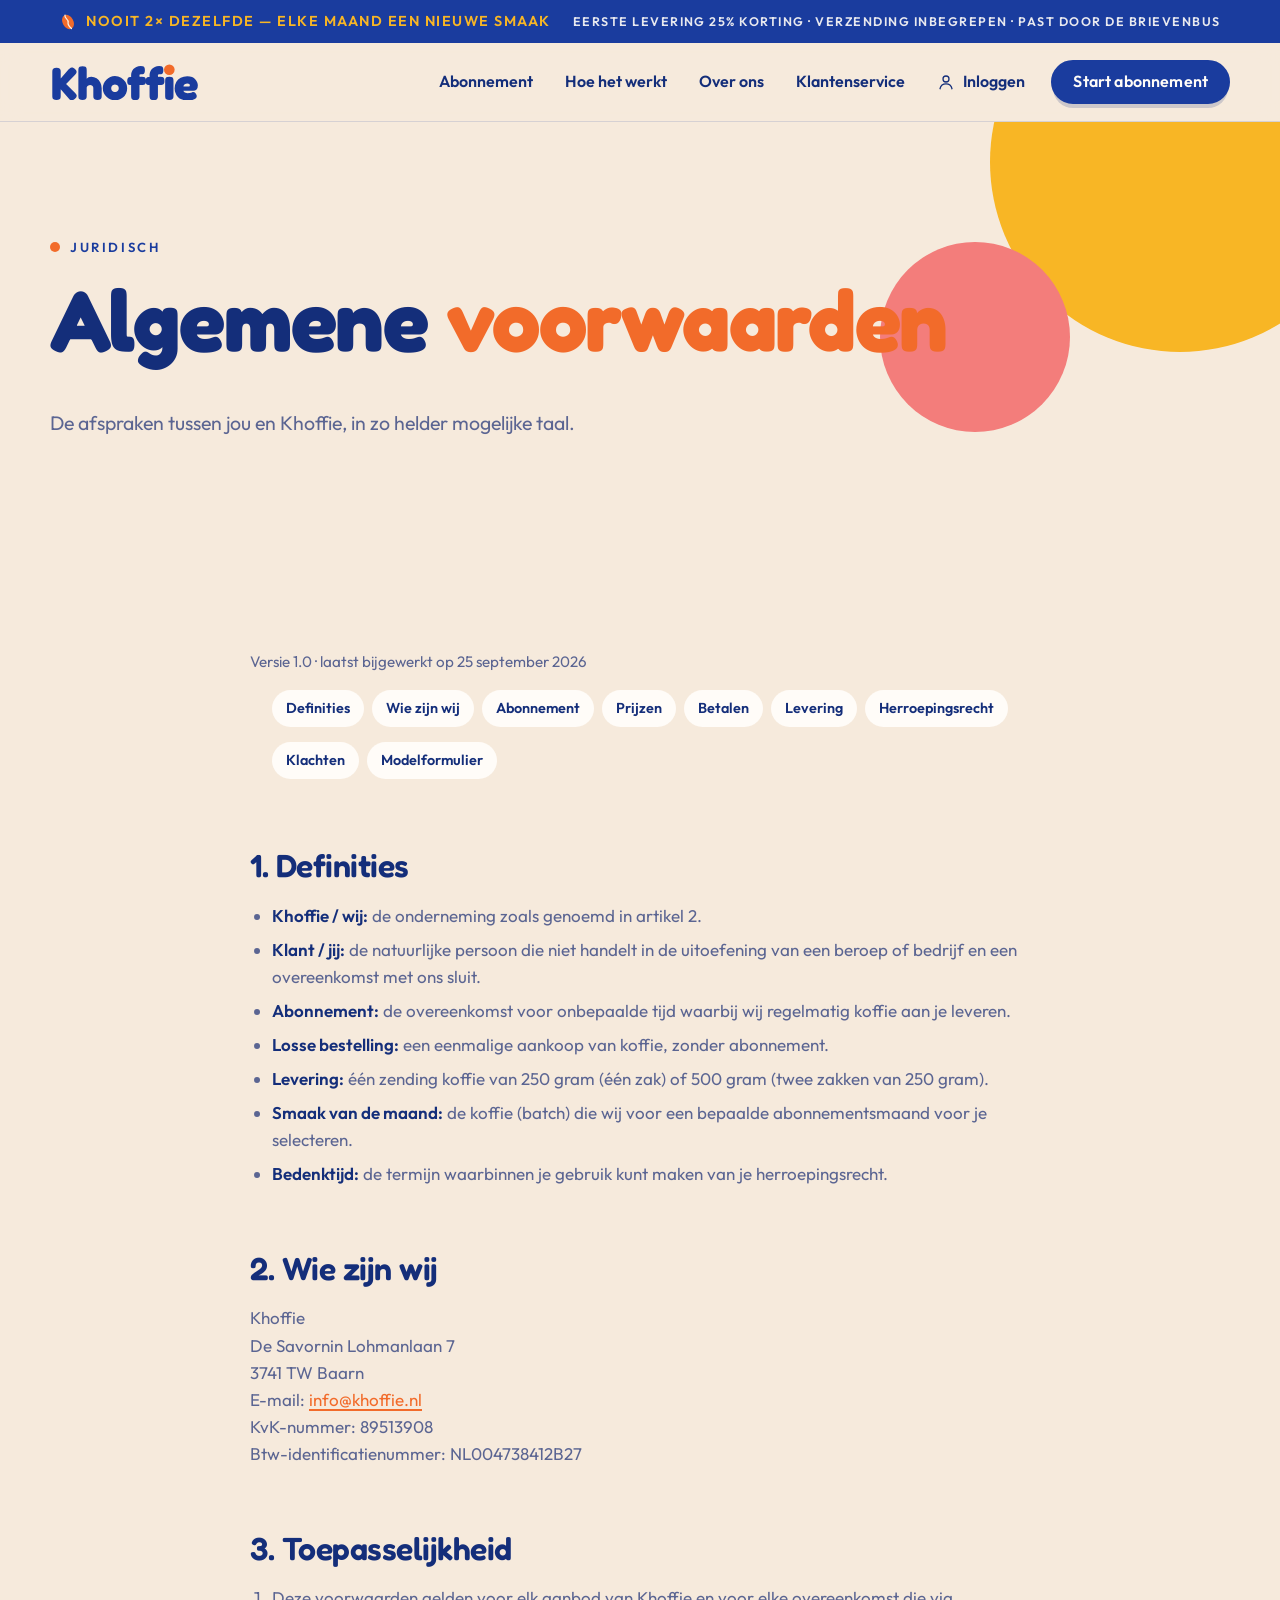
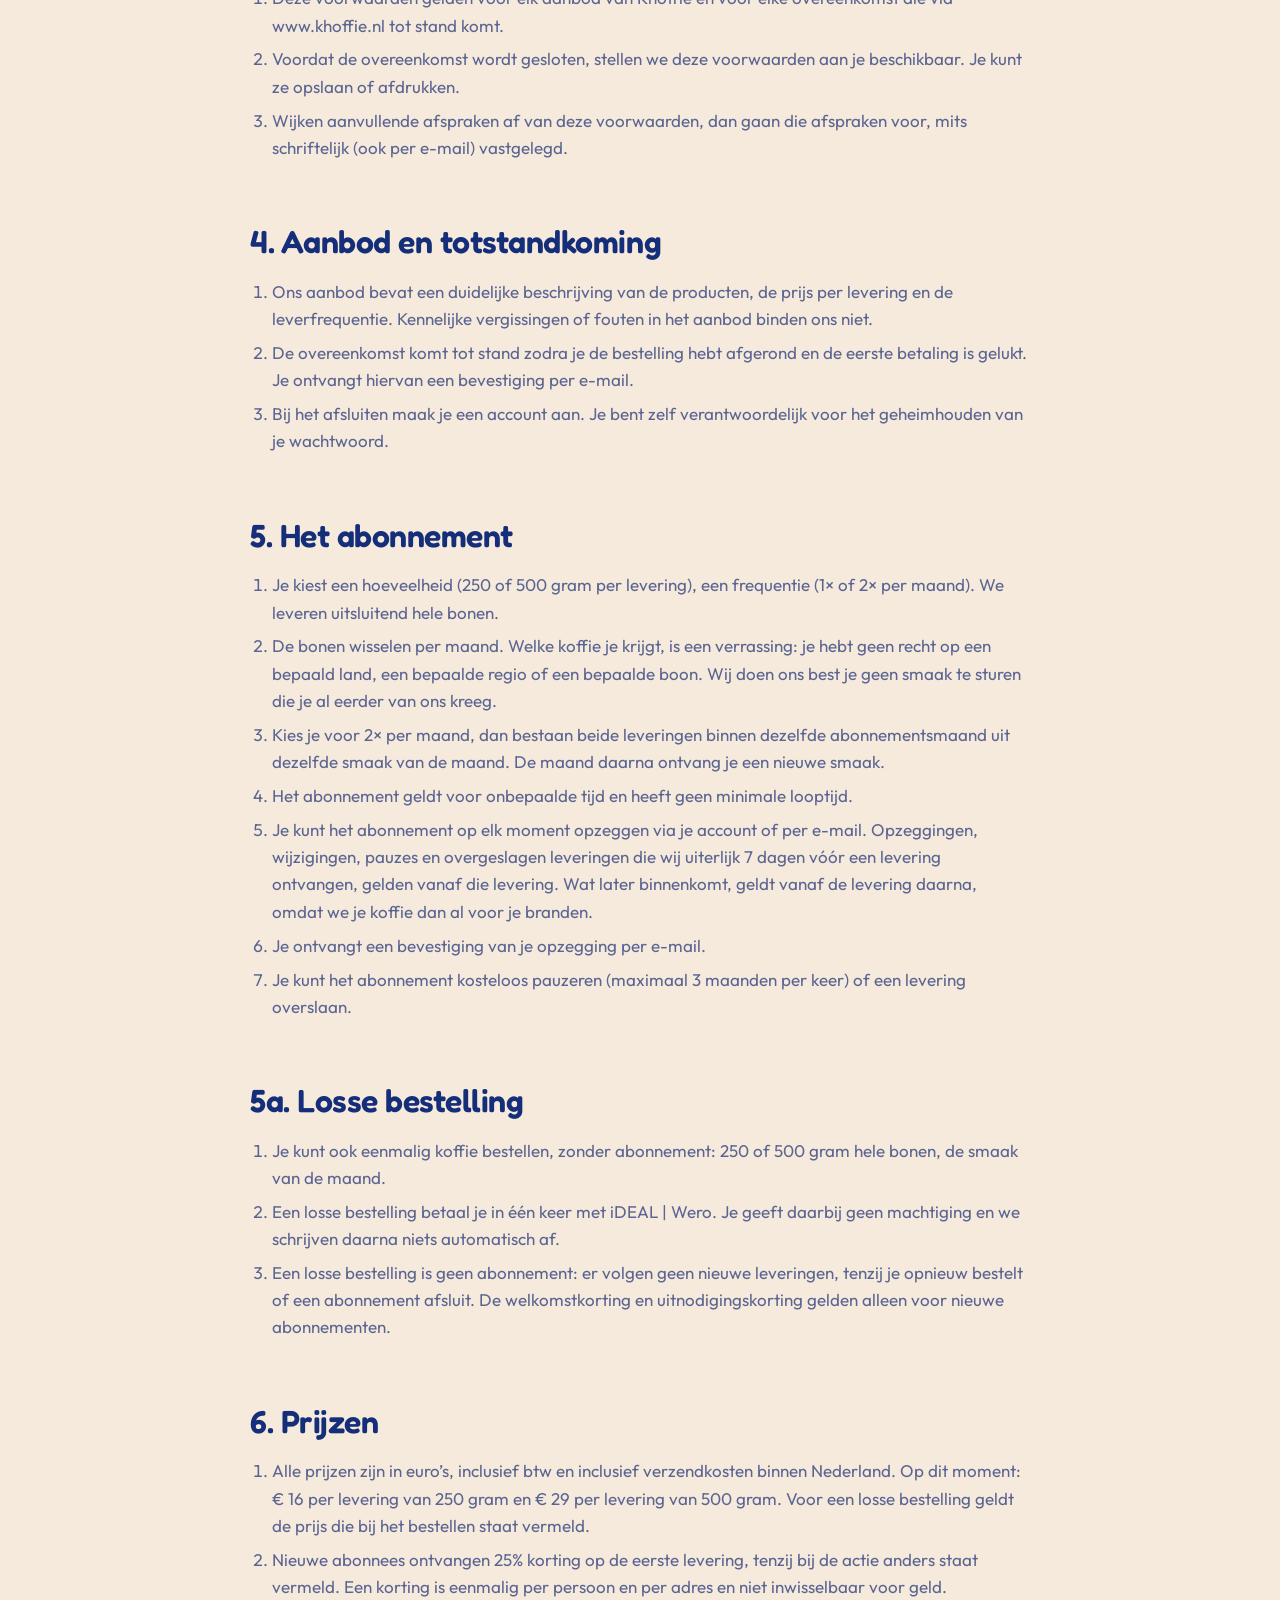
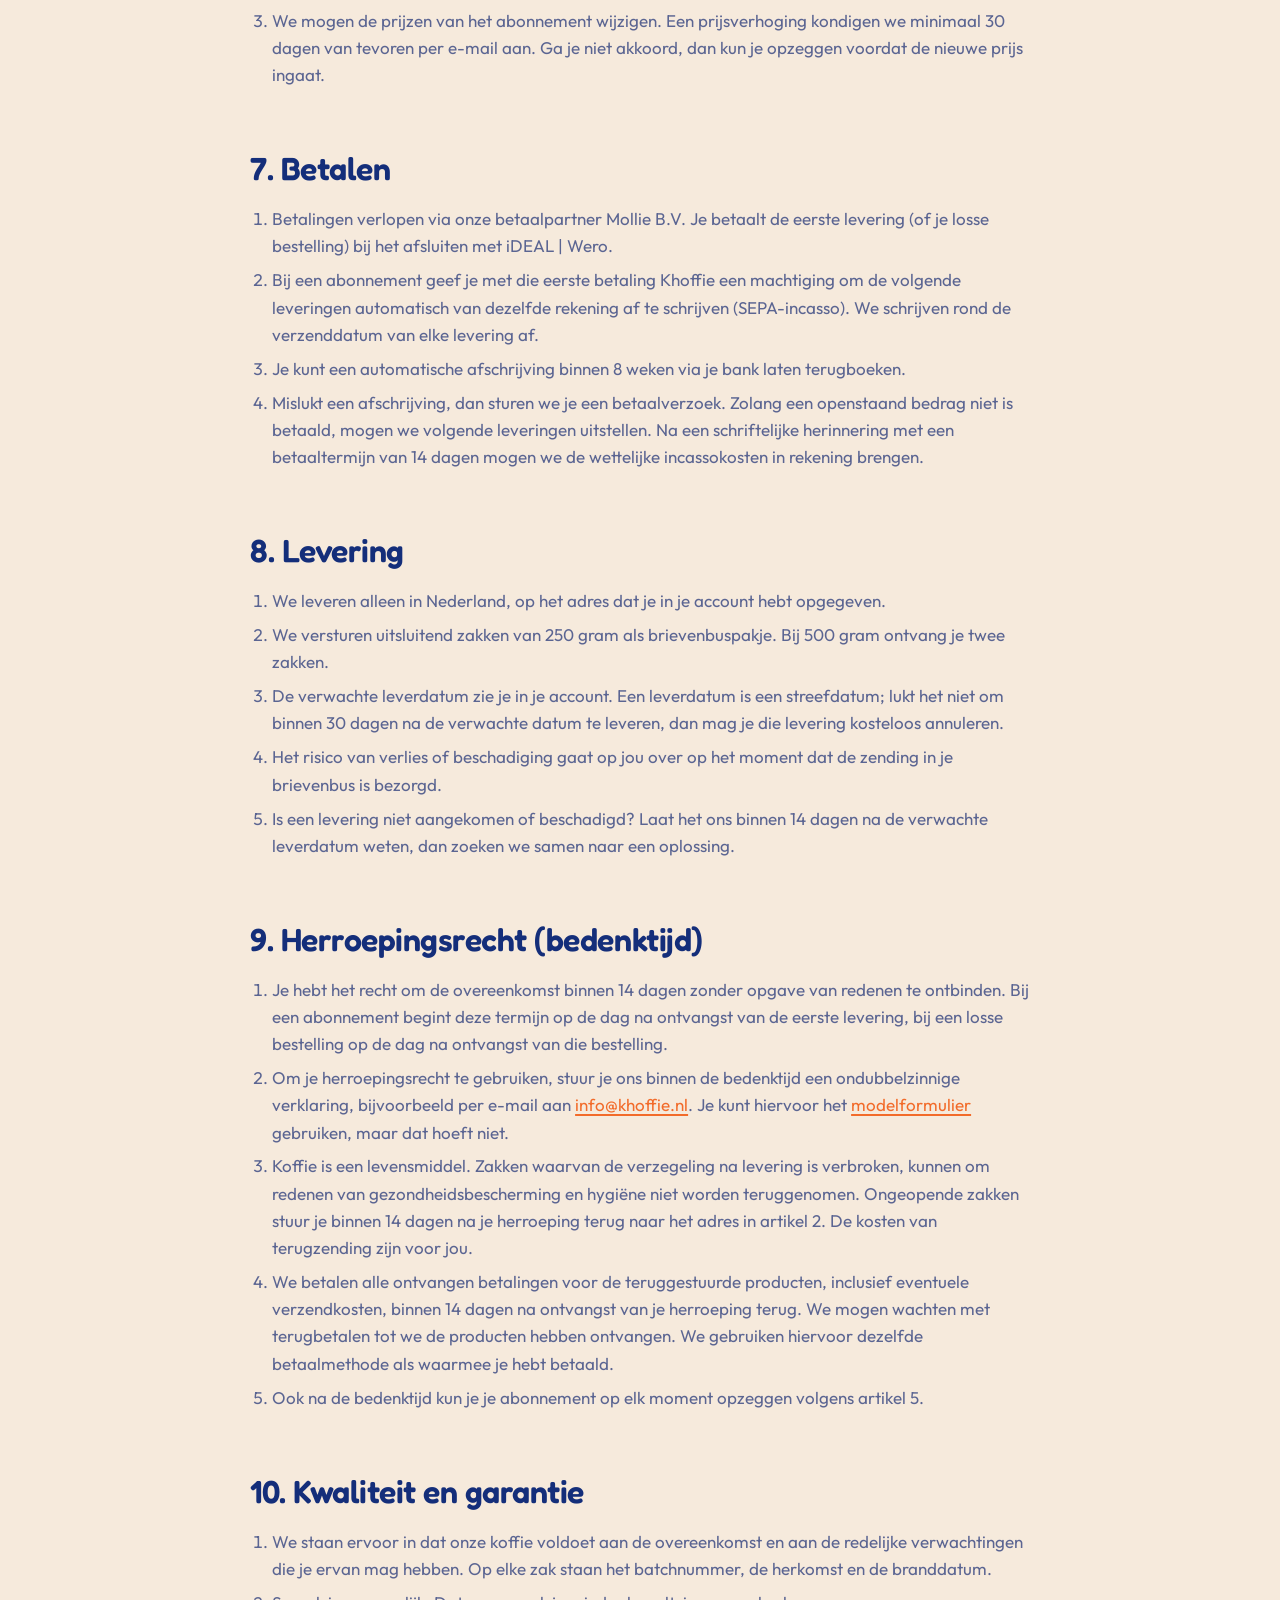
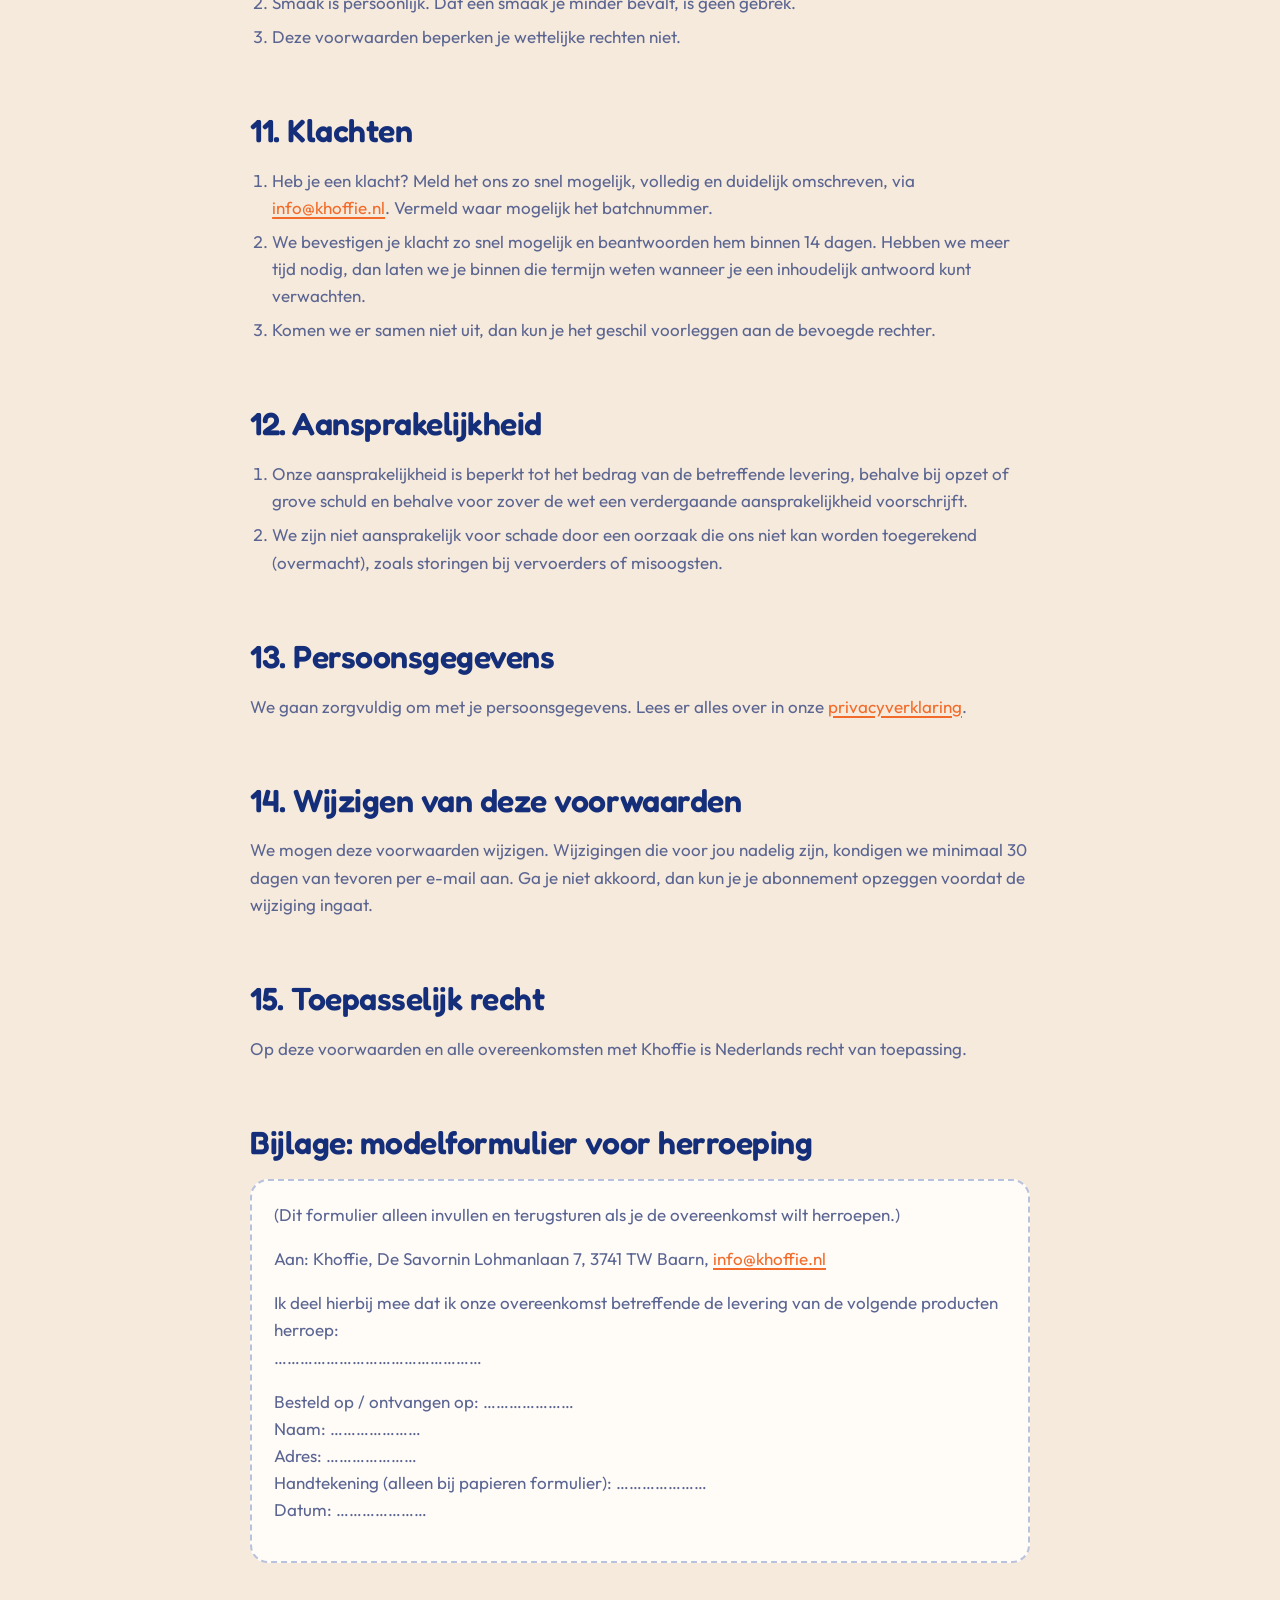
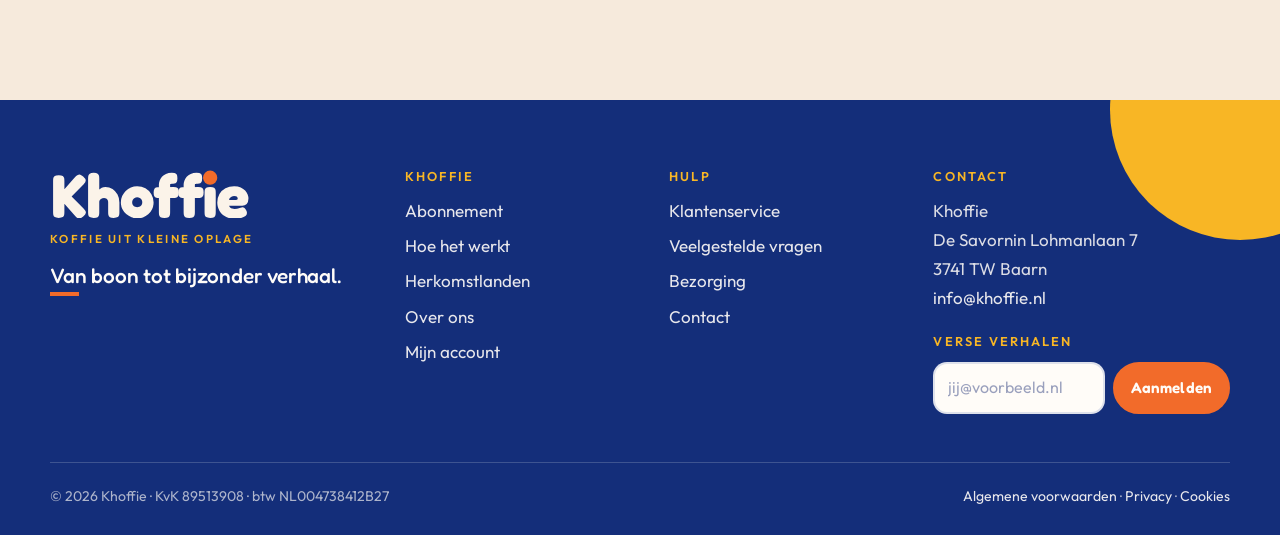
<file: algemene-voorwaarden.html>
<!doctype html>
<html lang="nl" class="no-js">
<head>
  <meta charset="utf-8">
  <meta name="viewport" content="width=device-width, initial-scale=1">
  <title>Algemene voorwaarden | Khoffie</title>
  <meta name="description" content="De algemene voorwaarden van Khoffie voor het koffieabonnement en losse bestellingen: prijzen, levering, opzeggen en herroepingsrecht.">
  <link rel="canonical" href="https://www.khoffie.nl/algemene-voorwaarden.html">
  <meta name="theme-color" content="#1a3c9e">
  <meta property="og:type" content="website">
  <meta property="og:site_name" content="Khoffie">
  <meta property="og:locale" content="nl_NL">
  <meta property="og:url" content="https://www.khoffie.nl/algemene-voorwaarden.html">
  <meta property="og:title" content="Algemene voorwaarden — Khoffie">
  <meta property="og:description" content="De algemene voorwaarden van Khoffie voor het koffieabonnement en losse bestellingen: prijzen, levering, opzeggen en herroepingsrecht.">
  <meta property="og:image" content="https://www.khoffie.nl/assets/img/khoffie-zakken.jpg">
  <meta property="og:image:width" content="1536">
  <meta property="og:image:height" content="1024">
  <meta property="og:image:alt" content="Voor- en achterkant van de kleurrijke Khoffie-koffiezak">
  <meta name="twitter:card" content="summary_large_image">
  <link rel="icon" type="image/svg+xml" href="assets/img/favicon.svg">
  <link rel="alternate icon" type="image/png" href="assets/img/favicon.png">
  <link rel="apple-touch-icon" href="assets/img/apple-touch-icon.png">
  <link rel="preload" href="assets/fonts/fredoka.woff2" as="font" type="font/woff2" crossorigin>
  <link rel="stylesheet" href="assets/css/fonts.css">
  <link rel="stylesheet" href="assets/css/style.css?v=4">
</head>
<body>
  <a class="visually-hidden" href="#main">Naar de inhoud</a>

  <div class="announce">
    <div class="announce__inner">
      <span class="announce__main"><img src="assets/img/khoffie-boon.svg" alt="" width="18" height="18">Nooit 2× dezelfde — elke maand een nieuwe smaak</span>
      <span class="announce__extra">Eerste levering 25% korting · Verzending inbegrepen · Past door de brievenbus</span>
    </div>
  </div>

  <header class="site-header">
    <div class="wrap">
      <a class="brand" href="index.html" aria-label="Khoffie — home">
        <img src="assets/img/khoffie-logo.svg" alt="Khoffie" width="144" height="36">
      </a>
      <button class="nav-toggle" aria-expanded="false" aria-controls="nav" aria-label="Menu"><svg aria-hidden="true"><use href="#i-menu"/></svg></button>
      <nav class="nav" id="nav" aria-label="Hoofdmenu">
        <a href="index.html#abonnement">Abonnement</a>
        <a href="hoe-het-werkt.html">Hoe het werkt</a>
        <a href="over-ons.html">Over ons</a>
        <a href="klantenservice.html">Klantenservice</a>
        <a href="account.html" class="nav-account"><svg aria-hidden="true"><use href="#i-user"/></svg><span data-account-label>Inloggen</span></a>
        <a href="index.html#abonnement" class="btn">Start abonnement</a>
      </nav>
    </div>
  </header>

  <main id="main">
    <section class="page-hero">
      <div class="wrap">
        <span class="kicker">Juridisch</span>
        <h1>Algemene <span class="accent">voorwaarden</span></h1>
        <p class="lead">De afspraken tussen jou en Khoffie, in zo helder mogelijke taal.</p>
      </div>
    </section>

    <section class="section">
      <div class="wrap legal">
        <p class="meta">Versie 1.0 · laatst bijgewerkt op 25 september 2026</p>
        <ul class="toc">
          <li><a href="#art1">Definities</a></li>
          <li><a href="#art2">Wie zijn wij</a></li>
          <li><a href="#art5">Abonnement</a></li>
          <li><a href="#art6">Prijzen</a></li>
          <li><a href="#art7">Betalen</a></li>
          <li><a href="#art8">Levering</a></li>
          <li><a href="#art9">Herroepingsrecht</a></li>
          <li><a href="#art11">Klachten</a></li>
          <li><a href="#formulier">Modelformulier</a></li>
        </ul>

        <h2 id="art1">1. Definities</h2>
        <ul>
          <li><strong>Khoffie / wij:</strong> de onderneming zoals genoemd in artikel 2.</li>
          <li><strong>Klant / jij:</strong> de natuurlijke persoon die niet handelt in de uitoefening van een beroep of bedrijf en een overeenkomst met ons sluit.</li>
          <li><strong>Abonnement:</strong> de overeenkomst voor onbepaalde tijd waarbij wij regelmatig koffie aan je leveren.</li>
          <li><strong>Losse bestelling:</strong> een eenmalige aankoop van koffie, zonder abonnement.</li>
          <li><strong>Levering:</strong> één zending koffie van 250 gram (één zak) of 500 gram (twee zakken van 250 gram).</li>
          <li><strong>Smaak van de maand:</strong> de koffie (batch) die wij voor een bepaalde abonnementsmaand voor je selecteren.</li>
          <li><strong>Bedenktijd:</strong> de termijn waarbinnen je gebruik kunt maken van je herroepingsrecht.</li>
        </ul>

        <h2 id="art2">2. Wie zijn wij</h2>
        <p>Khoffie<br>De Savornin Lohmanlaan 7<br>3741 TW Baarn<br>E-mail: <a href="mailto:info@khoffie.nl">info@khoffie.nl</a><br>KvK-nummer: 89513908<br>Btw-identificatienummer: NL004738412B27</p>

        <h2 id="art3">3. Toepasselijkheid</h2>
        <ol>
          <li>Deze voorwaarden gelden voor elk aanbod van Khoffie en voor elke overeenkomst die via www.khoffie.nl tot stand komt.</li>
          <li>Voordat de overeenkomst wordt gesloten, stellen we deze voorwaarden aan je beschikbaar. Je kunt ze opslaan of afdrukken.</li>
          <li>Wijken aanvullende afspraken af van deze voorwaarden, dan gaan die afspraken voor, mits schriftelijk (ook per e-mail) vastgelegd.</li>
        </ol>

        <h2 id="art4">4. Aanbod en totstandkoming</h2>
        <ol>
          <li>Ons aanbod bevat een duidelijke beschrijving van de producten, de prijs per levering en de leverfrequentie. Kennelijke vergissingen of fouten in het aanbod binden ons niet.</li>
          <li>De overeenkomst komt tot stand zodra je de bestelling hebt afgerond en de eerste betaling is gelukt. Je ontvangt hiervan een bevestiging per e-mail.</li>
          <li>Bij het afsluiten maak je een account aan. Je bent zelf verantwoordelijk voor het geheimhouden van je wachtwoord.</li>
        </ol>

        <h2 id="art5">5. Het abonnement</h2>
        <ol>
          <li>Je kiest een hoeveelheid (250 of 500 gram per levering), een frequentie (1× of 2× per maand). We leveren uitsluitend hele bonen.</li>
          <li>De bonen wisselen per maand. Welke koffie je krijgt, is een verrassing: je hebt geen recht op een bepaald land, een bepaalde regio of een bepaalde boon. Wij doen ons best je geen smaak te sturen die je al eerder van ons kreeg.</li>
          <li>Kies je voor 2× per maand, dan bestaan beide leveringen binnen dezelfde abonnementsmaand uit dezelfde smaak van de maand. De maand daarna ontvang je een nieuwe smaak.</li>
          <li>Het abonnement geldt voor onbepaalde tijd en heeft geen minimale looptijd.</li>
          <li>Je kunt het abonnement op elk moment opzeggen via je account of per e-mail. Opzeggingen, wijzigingen, pauzes en overgeslagen leveringen die wij uiterlijk 7 dagen vóór een levering ontvangen, gelden vanaf die levering. Wat later binnenkomt, geldt vanaf de levering daarna, omdat we je koffie dan al voor je branden.</li>
          <li>Je ontvangt een bevestiging van je opzegging per e-mail.</li>
          <li>Je kunt het abonnement kosteloos pauzeren (maximaal 3 maanden per keer) of een levering overslaan.</li>
        </ol>

        <h2 id="art5a">5a. Losse bestelling</h2>
        <ol>
          <li>Je kunt ook eenmalig koffie bestellen, zonder abonnement: 250 of 500 gram hele bonen, de smaak van de maand.</li>
          <li>Een losse bestelling betaal je in één keer met iDEAL | Wero. Je geeft daarbij geen machtiging en we schrijven daarna niets automatisch af.</li>
          <li>Een losse bestelling is geen abonnement: er volgen geen nieuwe leveringen, tenzij je opnieuw bestelt of een abonnement afsluit. De welkomstkorting en uitnodigingskorting gelden alleen voor nieuwe abonnementen.</li>
        </ol>

        <h2 id="art6">6. Prijzen</h2>
        <ol>
          <li>Alle prijzen zijn in euro’s, inclusief btw en inclusief verzendkosten binnen Nederland. Op dit moment: € 16 per levering van 250 gram en € 29 per levering van 500 gram. Voor een losse bestelling geldt de prijs die bij het bestellen staat vermeld.</li>
          <li>Nieuwe abonnees ontvangen 25% korting op de eerste levering, tenzij bij de actie anders staat vermeld. Een korting is eenmalig per persoon en per adres en niet inwisselbaar voor geld.</li>
          <li>We mogen de prijzen van het abonnement wijzigen. Een prijsverhoging kondigen we minimaal 30 dagen van tevoren per e-mail aan. Ga je niet akkoord, dan kun je opzeggen voordat de nieuwe prijs ingaat.</li>
        </ol>

        <h2 id="art7">7. Betalen</h2>
        <ol>
          <li>Betalingen verlopen via onze betaalpartner Mollie B.V. Je betaalt de eerste levering (of je losse bestelling) bij het afsluiten met iDEAL | Wero.</li>
          <li>Bij een abonnement geef je met die eerste betaling Khoffie een machtiging om de volgende leveringen automatisch van dezelfde rekening af te schrijven (SEPA-incasso). We schrijven rond de verzenddatum van elke levering af.</li>
          <li>Je kunt een automatische afschrijving binnen 8 weken via je bank laten terugboeken.</li>
          <li>Mislukt een afschrijving, dan sturen we je een betaalverzoek. Zolang een openstaand bedrag niet is betaald, mogen we volgende leveringen uitstellen. Na een schriftelijke herinnering met een betaaltermijn van 14 dagen mogen we de wettelijke incassokosten in rekening brengen.</li>
        </ol>

        <h2 id="art8">8. Levering</h2>
        <ol>
          <li>We leveren alleen in Nederland, op het adres dat je in je account hebt opgegeven.</li>
          <li>We versturen uitsluitend zakken van 250 gram als brievenbuspakje. Bij 500 gram ontvang je twee zakken.</li>
          <li>De verwachte leverdatum zie je in je account. Een leverdatum is een streefdatum; lukt het niet om binnen 30 dagen na de verwachte datum te leveren, dan mag je die levering kosteloos annuleren.</li>
          <li>Het risico van verlies of beschadiging gaat op jou over op het moment dat de zending in je brievenbus is bezorgd.</li>
          <li>Is een levering niet aangekomen of beschadigd? Laat het ons binnen 14 dagen na de verwachte leverdatum weten, dan zoeken we samen naar een oplossing.</li>
        </ol>

        <h2 id="art9">9. Herroepingsrecht (bedenktijd)</h2>
        <ol>
          <li>Je hebt het recht om de overeenkomst binnen 14 dagen zonder opgave van redenen te ontbinden. Bij een abonnement begint deze termijn op de dag na ontvangst van de eerste levering, bij een losse bestelling op de dag na ontvangst van die bestelling.</li>
          <li>Om je herroepingsrecht te gebruiken, stuur je ons binnen de bedenktijd een ondubbelzinnige verklaring, bijvoorbeeld per e-mail aan <a href="mailto:info@khoffie.nl">info@khoffie.nl</a>. Je kunt hiervoor het <a href="#formulier">modelformulier</a> gebruiken, maar dat hoeft niet.</li>
          <li>Koffie is een levensmiddel. Zakken waarvan de verzegeling na levering is verbroken, kunnen om redenen van gezondheidsbescherming en hygiëne niet worden teruggenomen. Ongeopende zakken stuur je binnen 14 dagen na je herroeping terug naar het adres in artikel 2. De kosten van terugzending zijn voor jou.</li>
          <li>We betalen alle ontvangen betalingen voor de teruggestuurde producten, inclusief eventuele verzendkosten, binnen 14 dagen na ontvangst van je herroeping terug. We mogen wachten met terugbetalen tot we de producten hebben ontvangen. We gebruiken hiervoor dezelfde betaalmethode als waarmee je hebt betaald.</li>
          <li>Ook na de bedenktijd kun je je abonnement op elk moment opzeggen volgens artikel 5.</li>
        </ol>

        <h2 id="art10">10. Kwaliteit en garantie</h2>
        <ol>
          <li>We staan ervoor in dat onze koffie voldoet aan de overeenkomst en aan de redelijke verwachtingen die je ervan mag hebben. Op elke zak staan het batchnummer, de herkomst en de branddatum.</li>
          <li>Smaak is persoonlijk. Dat een smaak je minder bevalt, is geen gebrek.</li>
          <li>Deze voorwaarden beperken je wettelijke rechten niet.</li>
        </ol>

        <h2 id="art11">11. Klachten</h2>
        <ol>
          <li>Heb je een klacht? Meld het ons zo snel mogelijk, volledig en duidelijk omschreven, via <a href="mailto:info@khoffie.nl">info@khoffie.nl</a>. Vermeld waar mogelijk het batchnummer.</li>
          <li>We bevestigen je klacht zo snel mogelijk en beantwoorden hem binnen 14 dagen. Hebben we meer tijd nodig, dan laten we je binnen die termijn weten wanneer je een inhoudelijk antwoord kunt verwachten.</li>
          <li>Komen we er samen niet uit, dan kun je het geschil voorleggen aan de bevoegde rechter.</li>
        </ol>

        <h2 id="art12">12. Aansprakelijkheid</h2>
        <ol>
          <li>Onze aansprakelijkheid is beperkt tot het bedrag van de betreffende levering, behalve bij opzet of grove schuld en behalve voor zover de wet een verdergaande aansprakelijkheid voorschrijft.</li>
          <li>We zijn niet aansprakelijk voor schade door een oorzaak die ons niet kan worden toegerekend (overmacht), zoals storingen bij vervoerders of misoogsten.</li>
        </ol>

        <h2 id="art13">13. Persoonsgegevens</h2>
        <p>We gaan zorgvuldig om met je persoonsgegevens. Lees er alles over in onze <a href="privacy.html">privacyverklaring</a>.</p>

        <h2 id="art14">14. Wijzigen van deze voorwaarden</h2>
        <p>We mogen deze voorwaarden wijzigen. Wijzigingen die voor jou nadelig zijn, kondigen we minimaal 30 dagen van tevoren per e-mail aan. Ga je niet akkoord, dan kun je je abonnement opzeggen voordat de wijziging ingaat.</p>

        <h2 id="art15">15. Toepasselijk recht</h2>
        <p>Op deze voorwaarden en alle overeenkomsten met Khoffie is Nederlands recht van toepassing.</p>

        <h2 id="formulier">Bijlage: modelformulier voor herroeping</h2>
        <div class="form-box">
          <p>(Dit formulier alleen invullen en terugsturen als je de overeenkomst wilt herroepen.)</p>
          <p>Aan: Khoffie, De Savornin Lohmanlaan 7, 3741 TW Baarn, <a href="mailto:info@khoffie.nl">info@khoffie.nl</a></p>
          <p>Ik deel hierbij mee dat ik onze overeenkomst betreffende de levering van de volgende producten herroep:<br>…………………………………………</p>
          <p>Besteld op / ontvangen op: …………………<br>Naam: …………………<br>Adres: …………………<br>Handtekening (alleen bij papieren formulier): …………………<br>Datum: …………………</p>
        </div>
      </div>
    </section>
  </main>

  <footer class="site-footer">
    <div class="wrap">
      <div class="footer-grid">
        <div>
          <img class="footer-logo" src="assets/img/khoffie-logo-licht.svg" alt="Khoffie — koffie uit kleine oplage" loading="lazy">
          <p class="footer-tagline">Koffie uit kleine oplage</p>
          <span class="script">Van boon tot bijzonder verhaal.</span>
          <!-- Social media: voeg hier later links toe, bijv.
          <div class="socials">
            <a href="https://instagram.com/..." aria-label="Instagram"><svg aria-hidden="true"><use href="#i-instagram"/></svg></a>
          </div> -->
        </div>
        <div>
          <h4>Khoffie</h4>
          <ul>
            <li><a href="index.html#abonnement">Abonnement</a></li>
            <li><a href="hoe-het-werkt.html">Hoe het werkt</a></li>
            <li><a href="hoe-het-werkt.html#herkomst">Herkomstlanden</a></li>
            <li><a href="over-ons.html">Over ons</a></li>
            <li><a href="account.html">Mijn account</a></li>
          </ul>
        </div>
        <div>
          <h4>Hulp</h4>
          <ul>
            <li><a href="klantenservice.html">Klantenservice</a></li>
            <li><a href="klantenservice.html#faq">Veelgestelde vragen</a></li>
            <li><a href="klantenservice.html#faq-bezorging">Bezorging</a></li>
            <li><a href="klantenservice.html#contact">Contact</a></li>
          </ul>
        </div>
        <div>
          <h4>Contact</h4>
          <address class="footer-address">
            Khoffie<br>
            De Savornin Lohmanlaan 7<br>
            3741 TW Baarn<br>
            <a href="mailto:info@khoffie.nl">info@khoffie.nl</a>
          </address>
          <h4 style="margin-top:22px">Verse verhalen</h4>
          <form class="newsletter" novalidate>
            <label class="visually-hidden" for="nl-email">E-mailadres</label>
            <input id="nl-email" type="email" placeholder="jij@voorbeeld.nl" autocomplete="email">
            <button class="btn btn--small" type="submit">Aanmelden</button>
          </form>
        </div>
      </div>
      <div class="footer-bottom">
        <span>© <span data-year>2026</span> Khoffie · KvK 89513908 · btw NL004738412B27</span>
        <span><a href="algemene-voorwaarden.html">Algemene voorwaarden</a> · <a href="privacy.html">Privacy</a> · <a href="cookies.html">Cookies</a></span>
      </div>
    </div>
  </footer>

  <script src="assets/js/main.js?v=2"></script>
</body>
</html>
</file>
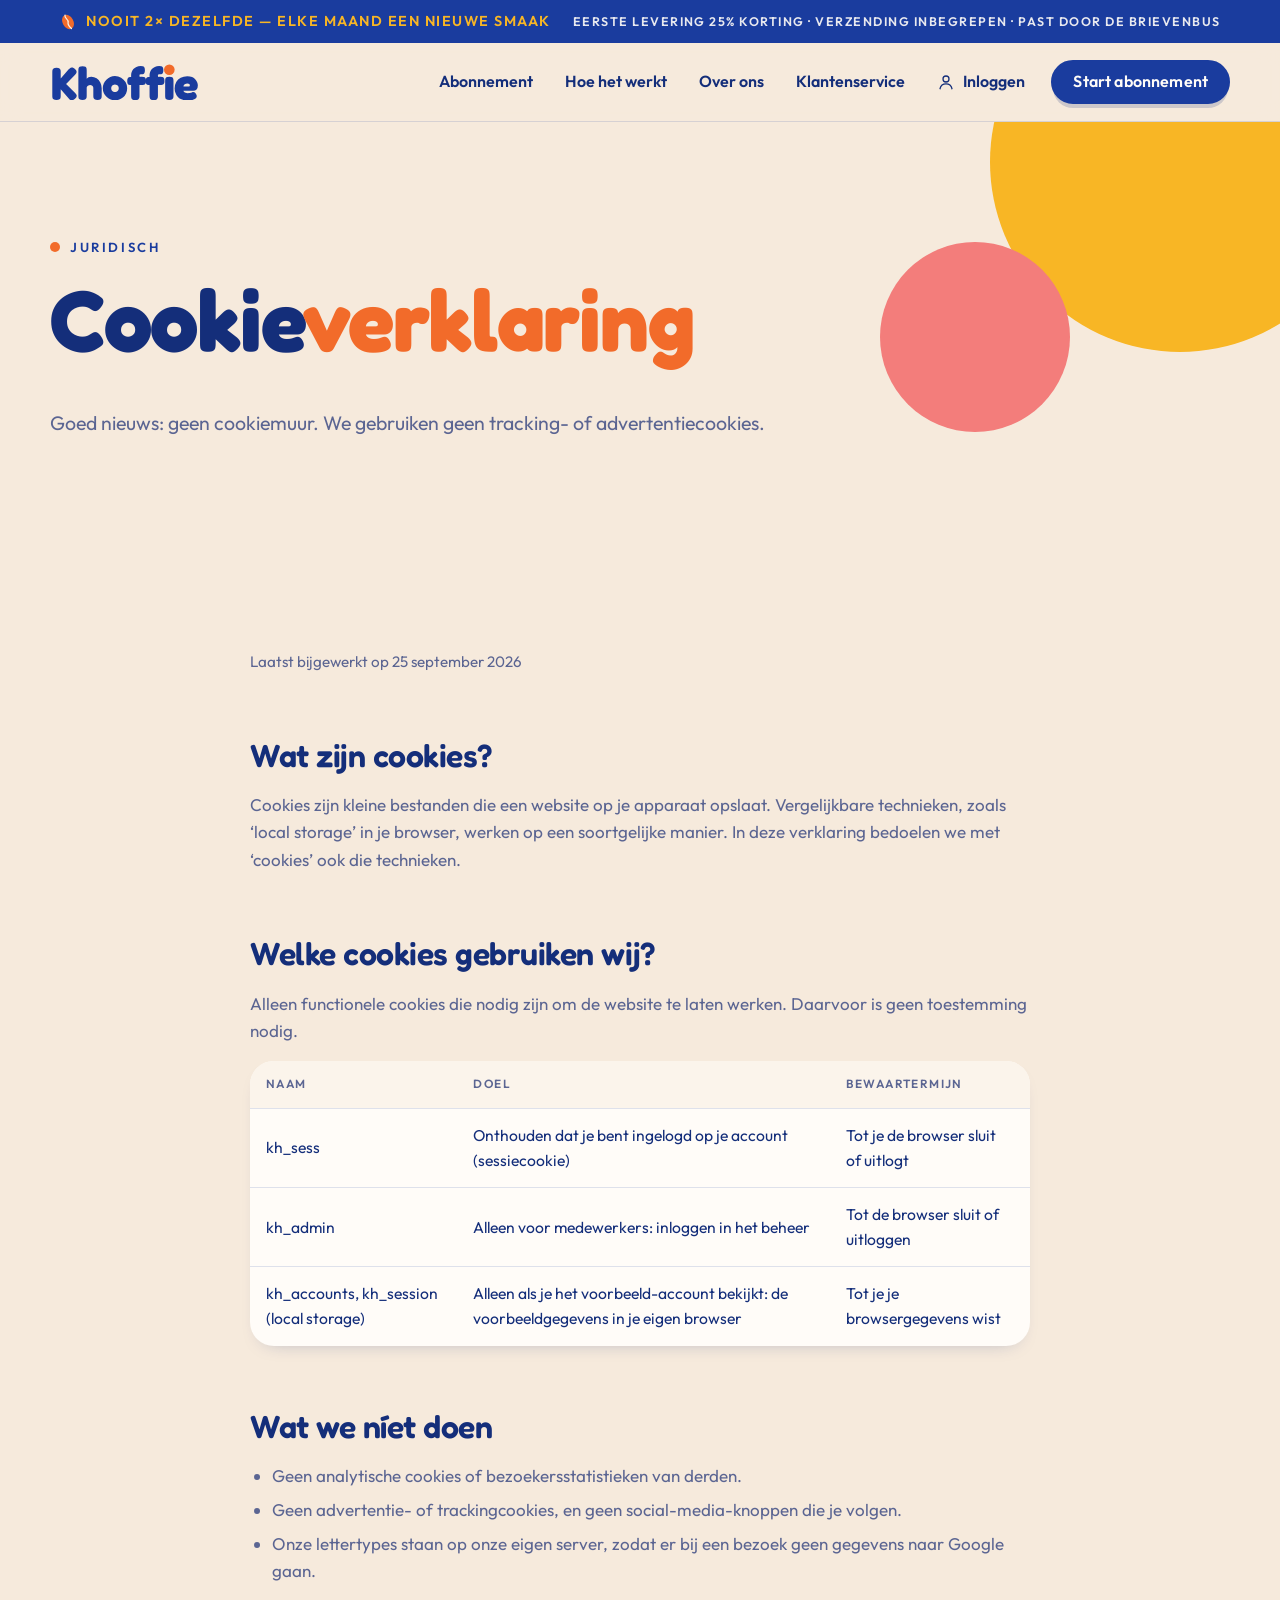
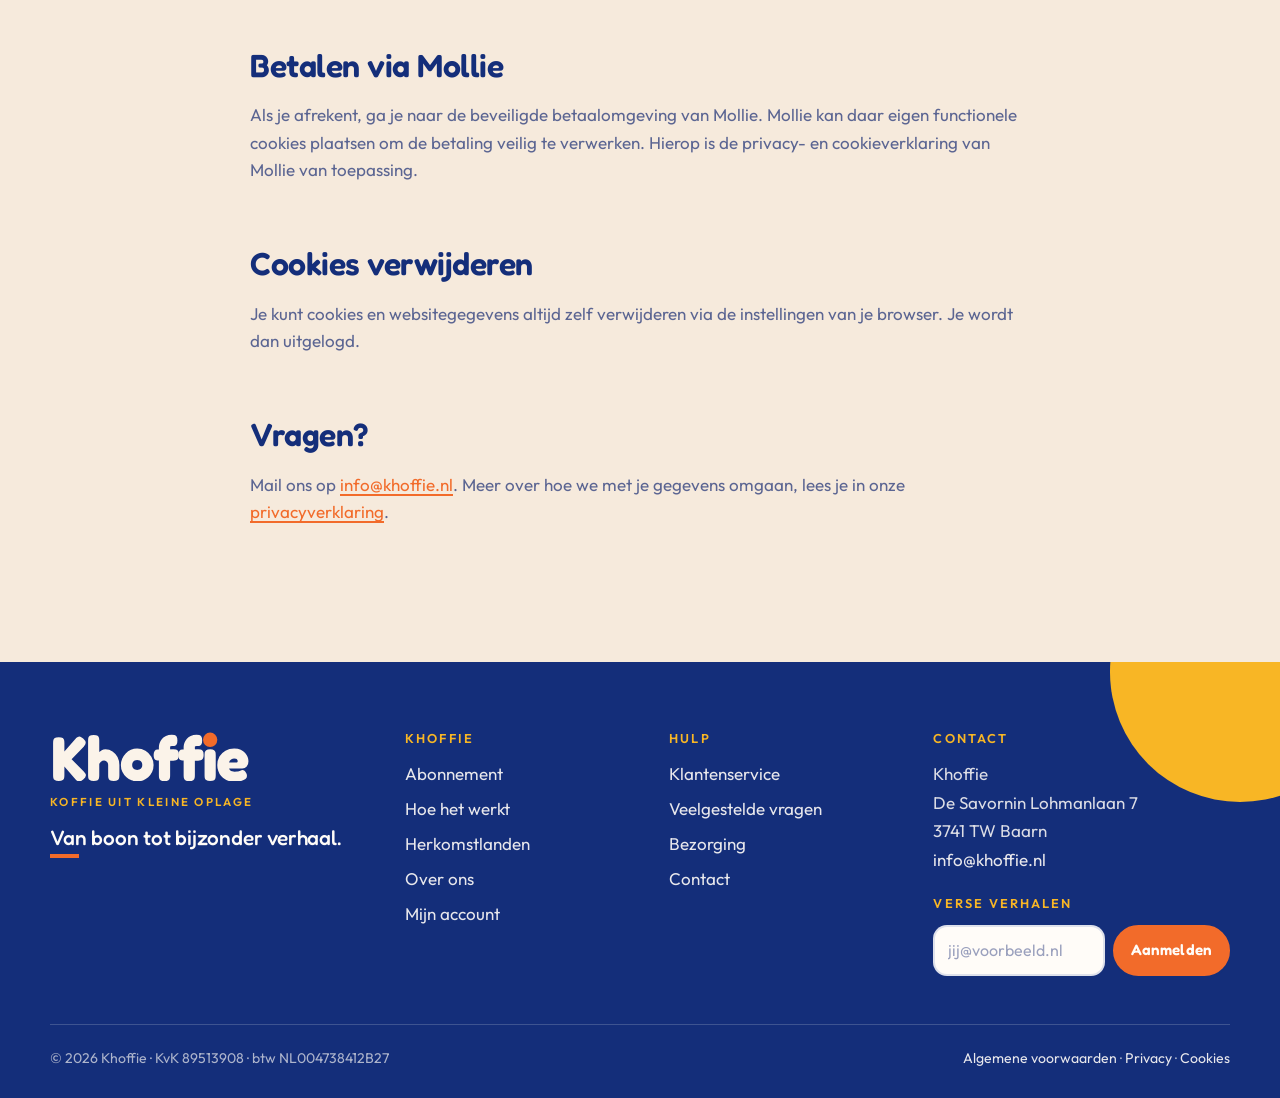
<file: cookies.html>
<!doctype html>
<html lang="nl" class="no-js">
<head>
  <meta charset="utf-8">
  <meta name="viewport" content="width=device-width, initial-scale=1">
  <title>Cookieverklaring | Khoffie</title>
  <meta name="description" content="Khoffie gebruikt alleen functionele cookies die nodig zijn om in te loggen en te bestellen. Geen tracking, geen advertentiecookies.">
  <link rel="canonical" href="https://www.khoffie.nl/cookies.html">
  <meta name="theme-color" content="#1a3c9e">
  <meta property="og:type" content="website">
  <meta property="og:site_name" content="Khoffie">
  <meta property="og:locale" content="nl_NL">
  <meta property="og:url" content="https://www.khoffie.nl/cookies.html">
  <meta property="og:title" content="Cookieverklaring — Khoffie">
  <meta property="og:description" content="Khoffie gebruikt alleen functionele cookies die nodig zijn om in te loggen en te bestellen. Geen tracking, geen advertentiecookies.">
  <meta property="og:image" content="https://www.khoffie.nl/assets/img/khoffie-zakken.jpg">
  <meta property="og:image:width" content="1536">
  <meta property="og:image:height" content="1024">
  <meta property="og:image:alt" content="Voor- en achterkant van de kleurrijke Khoffie-koffiezak">
  <meta name="twitter:card" content="summary_large_image">
  <link rel="icon" type="image/svg+xml" href="assets/img/favicon.svg">
  <link rel="alternate icon" type="image/png" href="assets/img/favicon.png">
  <link rel="apple-touch-icon" href="assets/img/apple-touch-icon.png">
  <link rel="preload" href="assets/fonts/fredoka.woff2" as="font" type="font/woff2" crossorigin>
  <link rel="stylesheet" href="assets/css/fonts.css">
  <link rel="stylesheet" href="assets/css/style.css?v=4">
</head>
<body>
  <a class="visually-hidden" href="#main">Naar de inhoud</a>

  <div class="announce">
    <div class="announce__inner">
      <span class="announce__main"><img src="assets/img/khoffie-boon.svg" alt="" width="18" height="18">Nooit 2× dezelfde — elke maand een nieuwe smaak</span>
      <span class="announce__extra">Eerste levering 25% korting · Verzending inbegrepen · Past door de brievenbus</span>
    </div>
  </div>

  <header class="site-header">
    <div class="wrap">
      <a class="brand" href="index.html" aria-label="Khoffie — home">
        <img src="assets/img/khoffie-logo.svg" alt="Khoffie" width="144" height="36">
      </a>
      <button class="nav-toggle" aria-expanded="false" aria-controls="nav" aria-label="Menu"><svg aria-hidden="true"><use href="#i-menu"/></svg></button>
      <nav class="nav" id="nav" aria-label="Hoofdmenu">
        <a href="index.html#abonnement">Abonnement</a>
        <a href="hoe-het-werkt.html">Hoe het werkt</a>
        <a href="over-ons.html">Over ons</a>
        <a href="klantenservice.html">Klantenservice</a>
        <a href="account.html" class="nav-account"><svg aria-hidden="true"><use href="#i-user"/></svg><span data-account-label>Inloggen</span></a>
        <a href="index.html#abonnement" class="btn">Start abonnement</a>
      </nav>
    </div>
  </header>

  <main id="main">
    <section class="page-hero">
      <div class="wrap">
        <span class="kicker">Juridisch</span>
        <h1>Cookie<span class="accent">verklaring</span></h1>
        <p class="lead">Goed nieuws: geen cookiemuur. We gebruiken geen tracking- of advertentiecookies.</p>
      </div>
    </section>

    <section class="section">
      <div class="wrap legal">
        <p class="meta">Laatst bijgewerkt op 25 september 2026</p>

        <h2>Wat zijn cookies?</h2>
        <p>Cookies zijn kleine bestanden die een website op je apparaat opslaat. Vergelijkbare technieken, zoals ‘local storage’ in je browser, werken op een soortgelijke manier. In deze verklaring bedoelen we met ‘cookies’ ook die technieken.</p>

        <h2>Welke cookies gebruiken wij?</h2>
        <p>Alleen functionele cookies die nodig zijn om de website te laten werken. Daarvoor is geen toestemming nodig.</p>
        <div class="table-wrap">
          <table class="table">
            <thead><tr><th>Naam</th><th>Doel</th><th>Bewaartermijn</th></tr></thead>
            <tbody>
              <tr><td>kh_sess</td><td>Onthouden dat je bent ingelogd op je account (sessiecookie)</td><td>Tot je de browser sluit of uitlogt</td></tr>
              <tr><td>kh_admin</td><td>Alleen voor medewerkers: inloggen in het beheer</td><td>Tot de browser sluit of uitloggen</td></tr>
              <tr><td>kh_accounts, kh_session (local storage)</td><td>Alleen als je het voorbeeld-account bekijkt: de voorbeeldgegevens in je eigen browser</td><td>Tot je je browsergegevens wist</td></tr>
            </tbody>
          </table>
        </div>

        <h2>Wat we níet doen</h2>
        <ul>
          <li>Geen analytische cookies of bezoekersstatistieken van derden.</li>
          <li>Geen advertentie- of trackingcookies, en geen social-media-knoppen die je volgen.</li>
          <li>Onze lettertypes staan op onze eigen server, zodat er bij een bezoek geen gegevens naar Google gaan.</li>
        </ul>

        <h2>Betalen via Mollie</h2>
        <p>Als je afrekent, ga je naar de beveiligde betaalomgeving van Mollie. Mollie kan daar eigen functionele cookies plaatsen om de betaling veilig te verwerken. Hierop is de privacy- en cookieverklaring van Mollie van toepassing.</p>

        <h2>Cookies verwijderen</h2>
        <p>Je kunt cookies en websitegegevens altijd zelf verwijderen via de instellingen van je browser. Je wordt dan uitgelogd.</p>

        <h2>Vragen?</h2>
        <p>Mail ons op <a href="mailto:info@khoffie.nl">info@khoffie.nl</a>. Meer over hoe we met je gegevens omgaan, lees je in onze <a href="privacy.html">privacyverklaring</a>.</p>
      </div>
    </section>
  </main>

  <footer class="site-footer">
    <div class="wrap">
      <div class="footer-grid">
        <div>
          <img class="footer-logo" src="assets/img/khoffie-logo-licht.svg" alt="Khoffie — koffie uit kleine oplage" loading="lazy">
          <p class="footer-tagline">Koffie uit kleine oplage</p>
          <span class="script">Van boon tot bijzonder verhaal.</span>
          <!-- Social media: voeg hier later links toe, bijv.
          <div class="socials">
            <a href="https://instagram.com/..." aria-label="Instagram"><svg aria-hidden="true"><use href="#i-instagram"/></svg></a>
          </div> -->
        </div>
        <div>
          <h4>Khoffie</h4>
          <ul>
            <li><a href="index.html#abonnement">Abonnement</a></li>
            <li><a href="hoe-het-werkt.html">Hoe het werkt</a></li>
            <li><a href="hoe-het-werkt.html#herkomst">Herkomstlanden</a></li>
            <li><a href="over-ons.html">Over ons</a></li>
            <li><a href="account.html">Mijn account</a></li>
          </ul>
        </div>
        <div>
          <h4>Hulp</h4>
          <ul>
            <li><a href="klantenservice.html">Klantenservice</a></li>
            <li><a href="klantenservice.html#faq">Veelgestelde vragen</a></li>
            <li><a href="klantenservice.html#faq-bezorging">Bezorging</a></li>
            <li><a href="klantenservice.html#contact">Contact</a></li>
          </ul>
        </div>
        <div>
          <h4>Contact</h4>
          <address class="footer-address">
            Khoffie<br>
            De Savornin Lohmanlaan 7<br>
            3741 TW Baarn<br>
            <a href="mailto:info@khoffie.nl">info@khoffie.nl</a>
          </address>
          <h4 style="margin-top:22px">Verse verhalen</h4>
          <form class="newsletter" novalidate>
            <label class="visually-hidden" for="nl-email">E-mailadres</label>
            <input id="nl-email" type="email" placeholder="jij@voorbeeld.nl" autocomplete="email">
            <button class="btn btn--small" type="submit">Aanmelden</button>
          </form>
        </div>
      </div>
      <div class="footer-bottom">
        <span>© <span data-year>2026</span> Khoffie · KvK 89513908 · btw NL004738412B27</span>
        <span><a href="algemene-voorwaarden.html">Algemene voorwaarden</a> · <a href="privacy.html">Privacy</a> · <a href="cookies.html">Cookies</a></span>
      </div>
    </div>
  </footer>

  <script src="assets/js/main.js?v=2"></script>
</body>
</html>
</file>
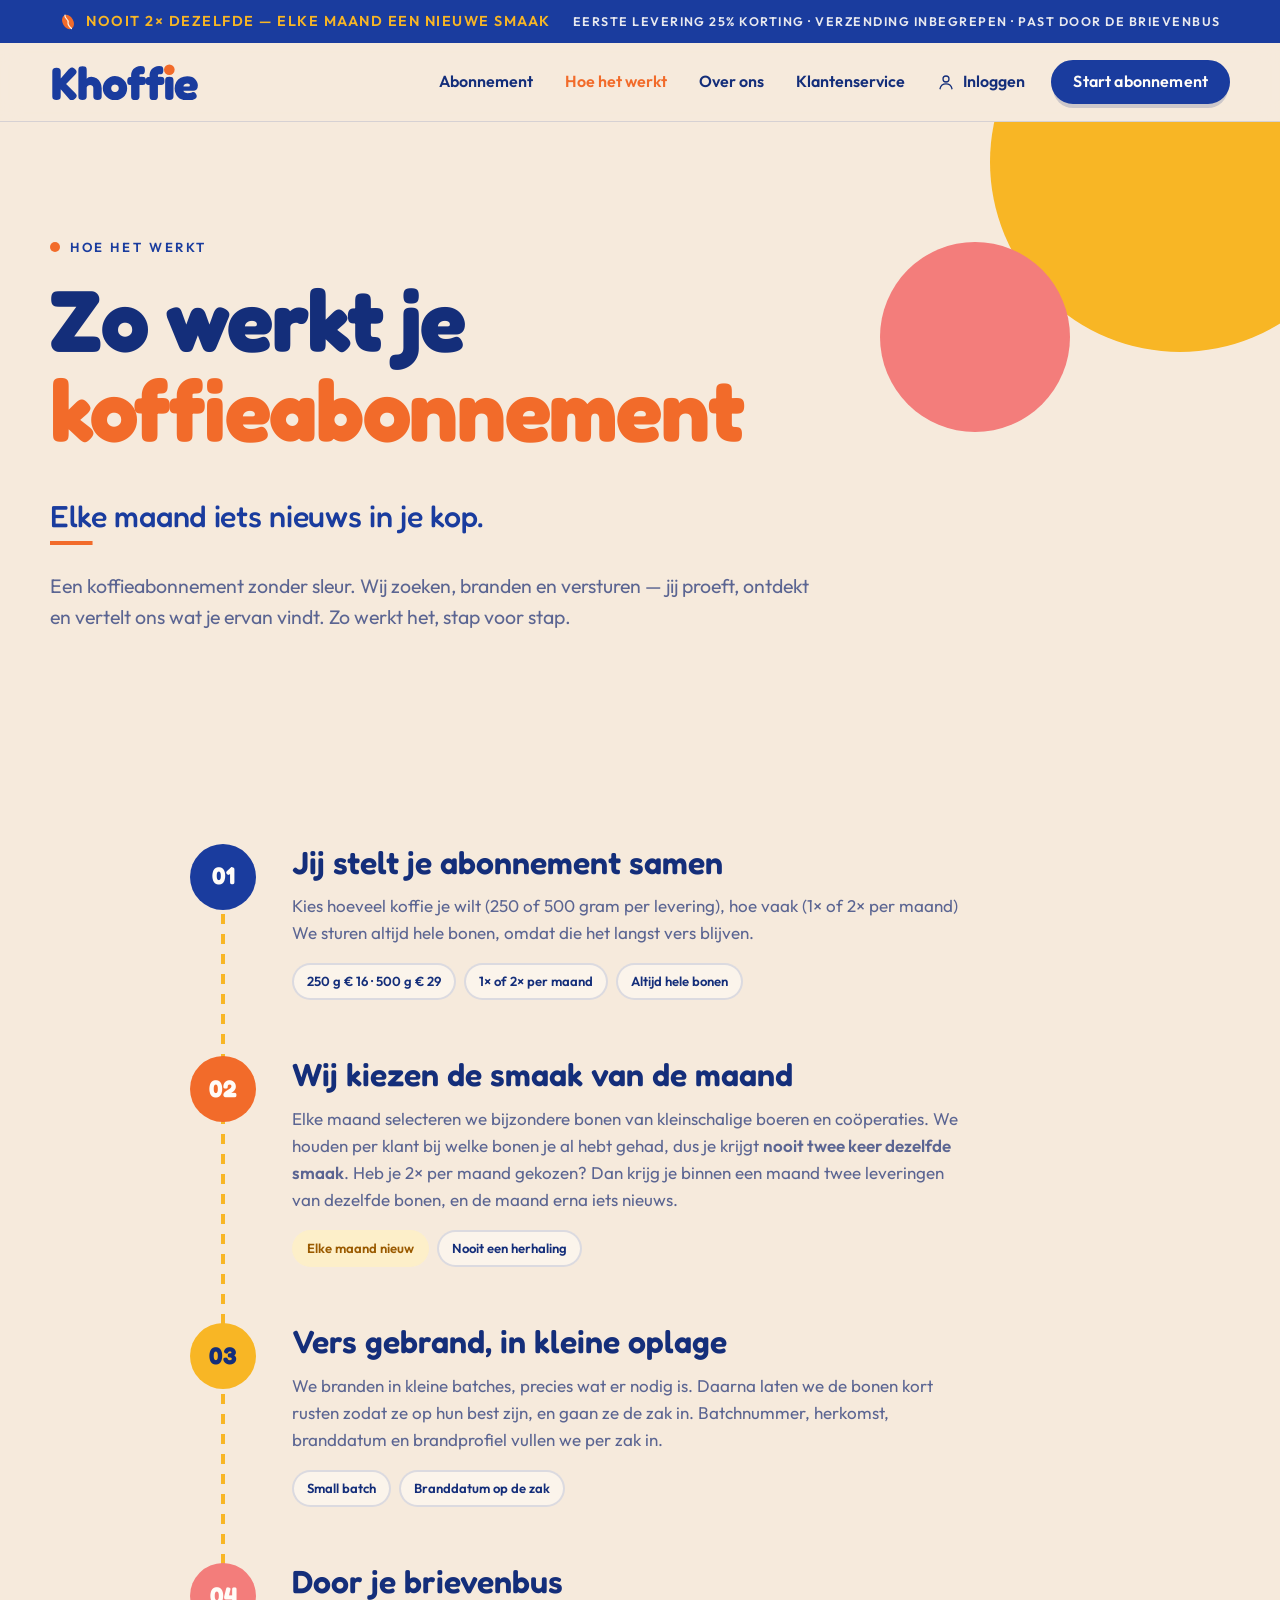
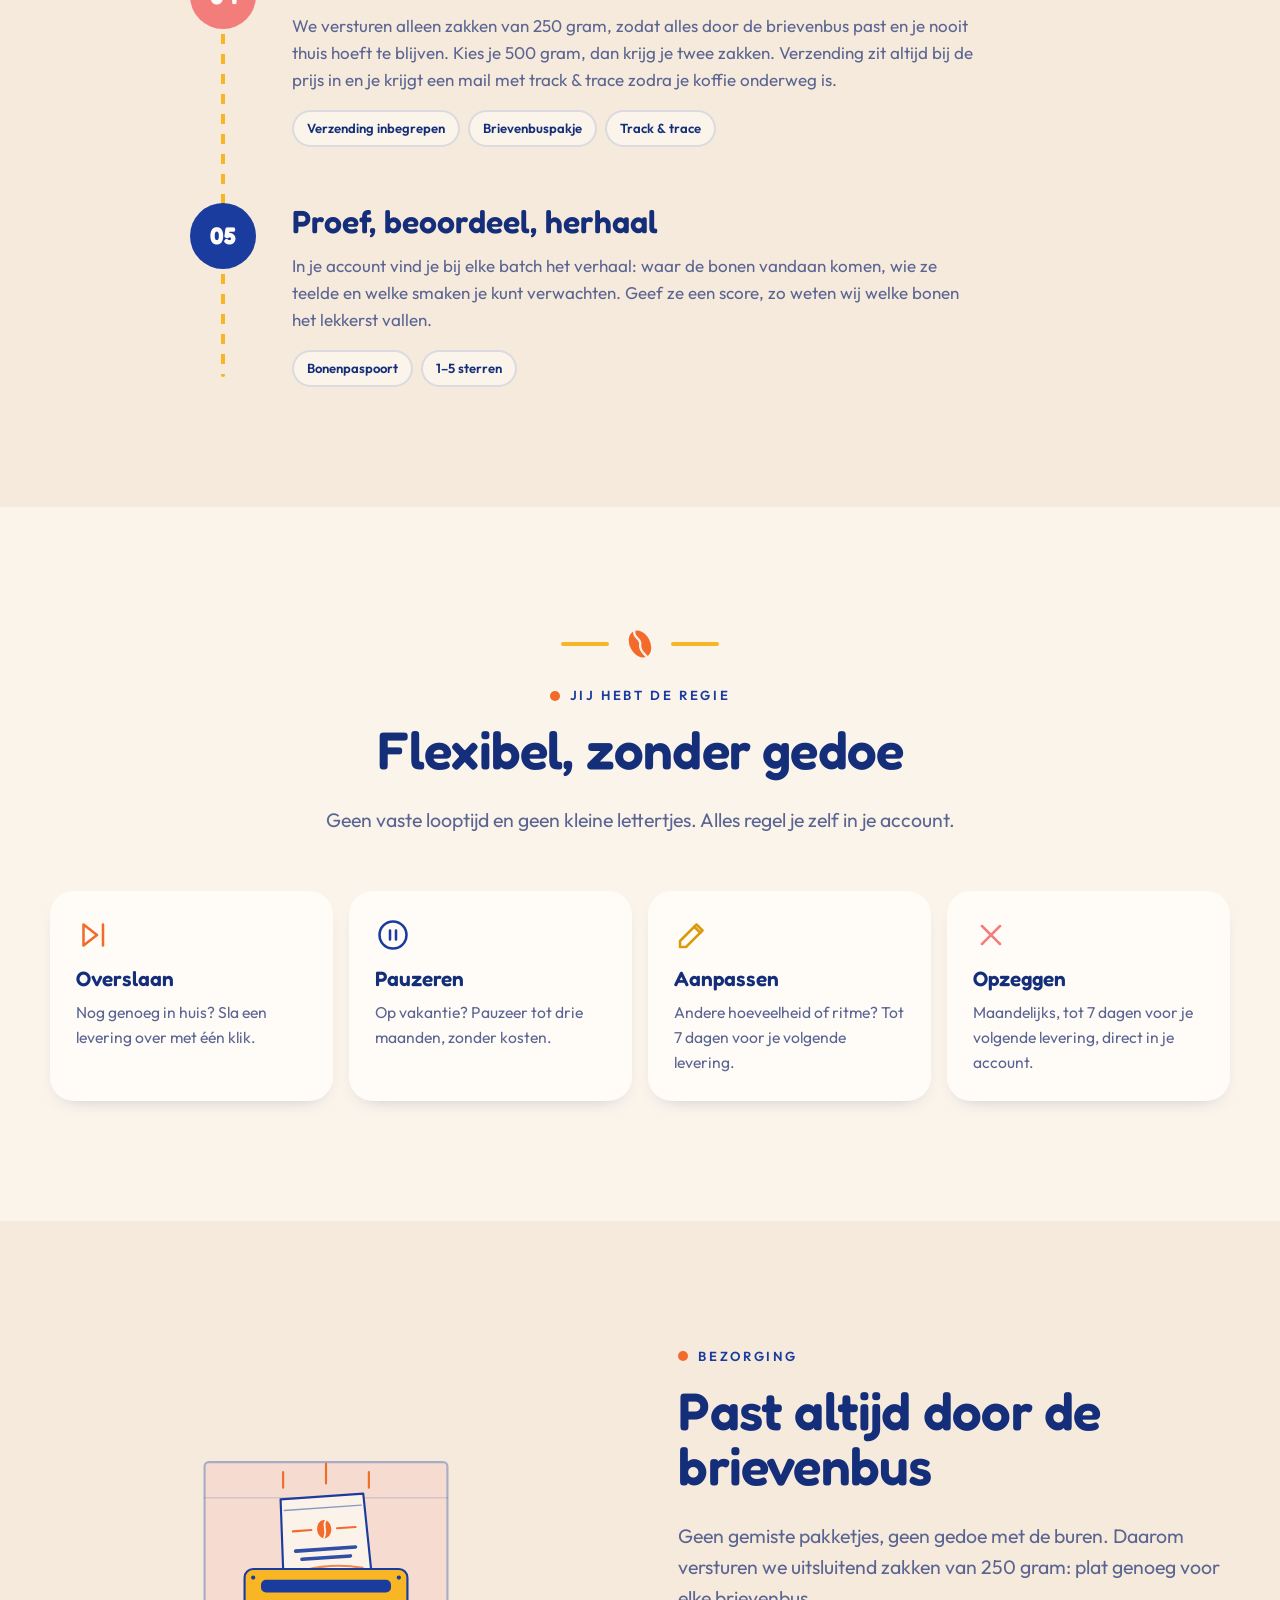
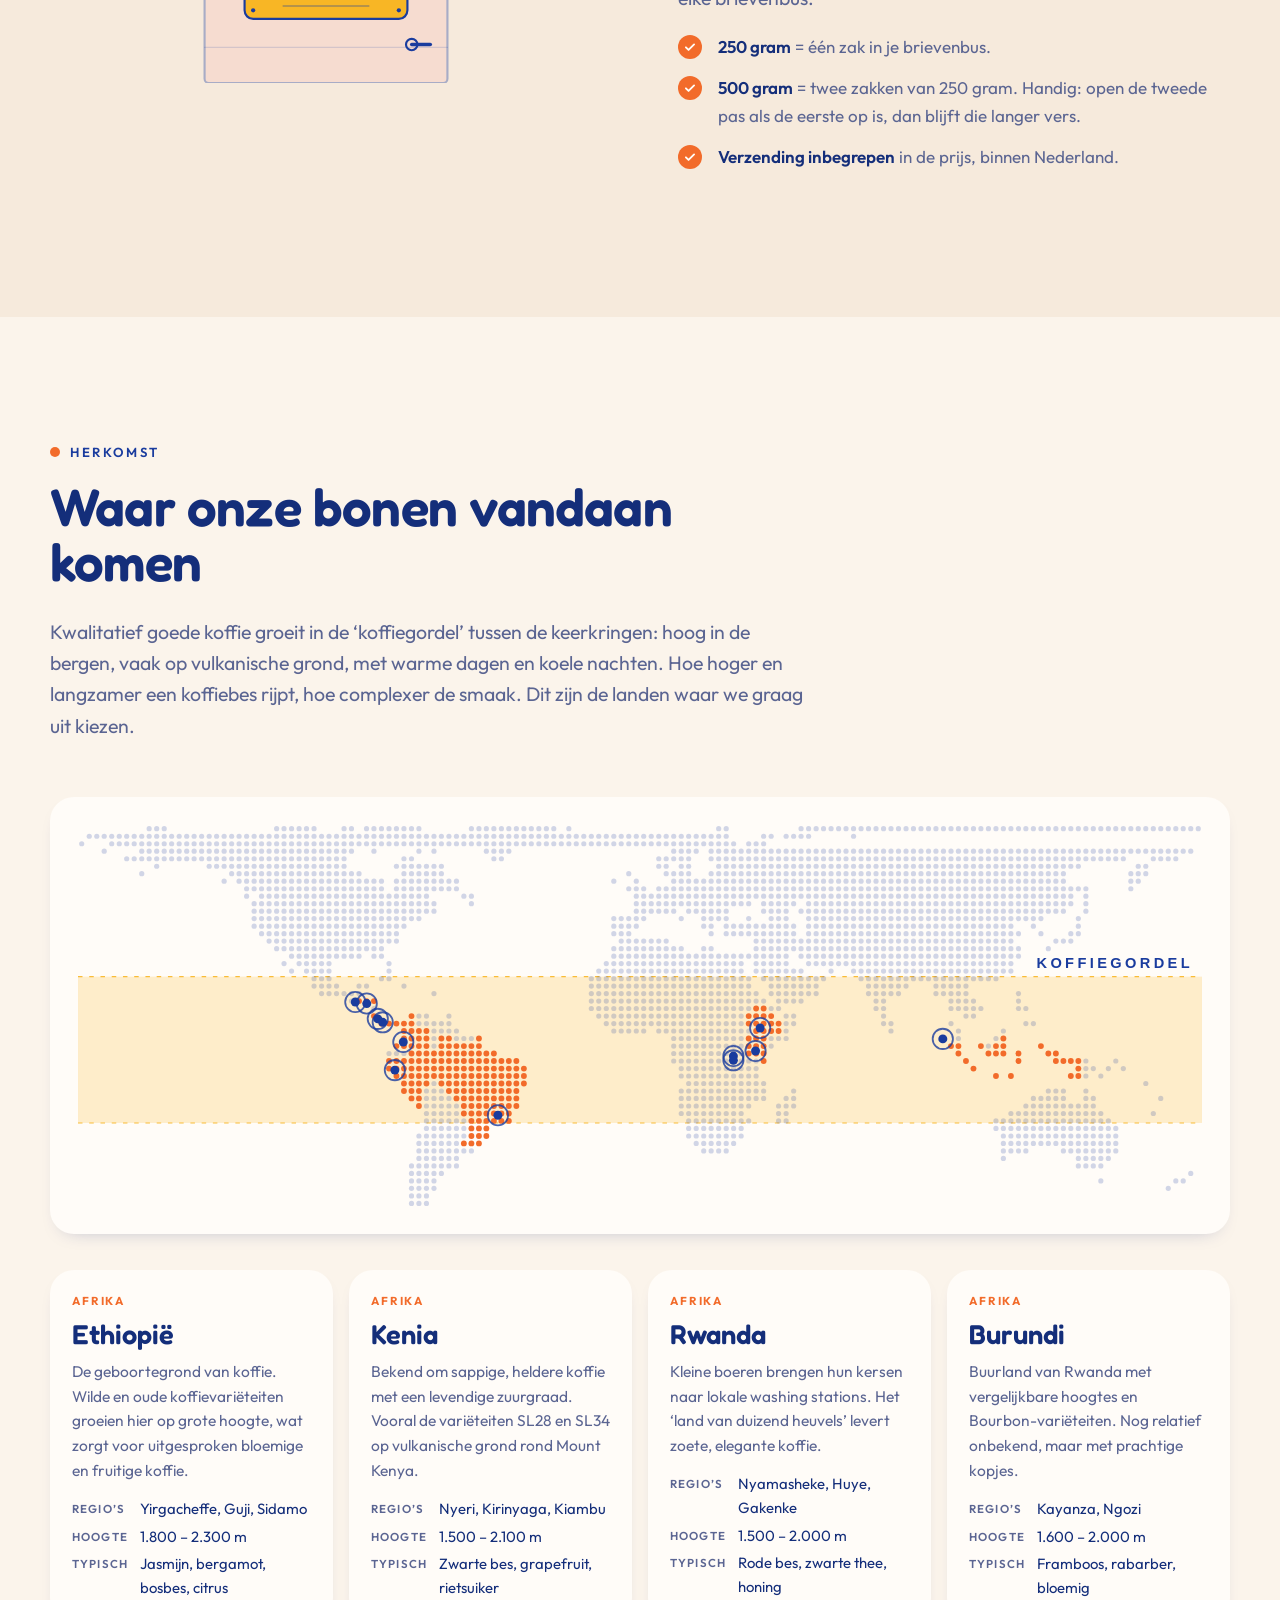
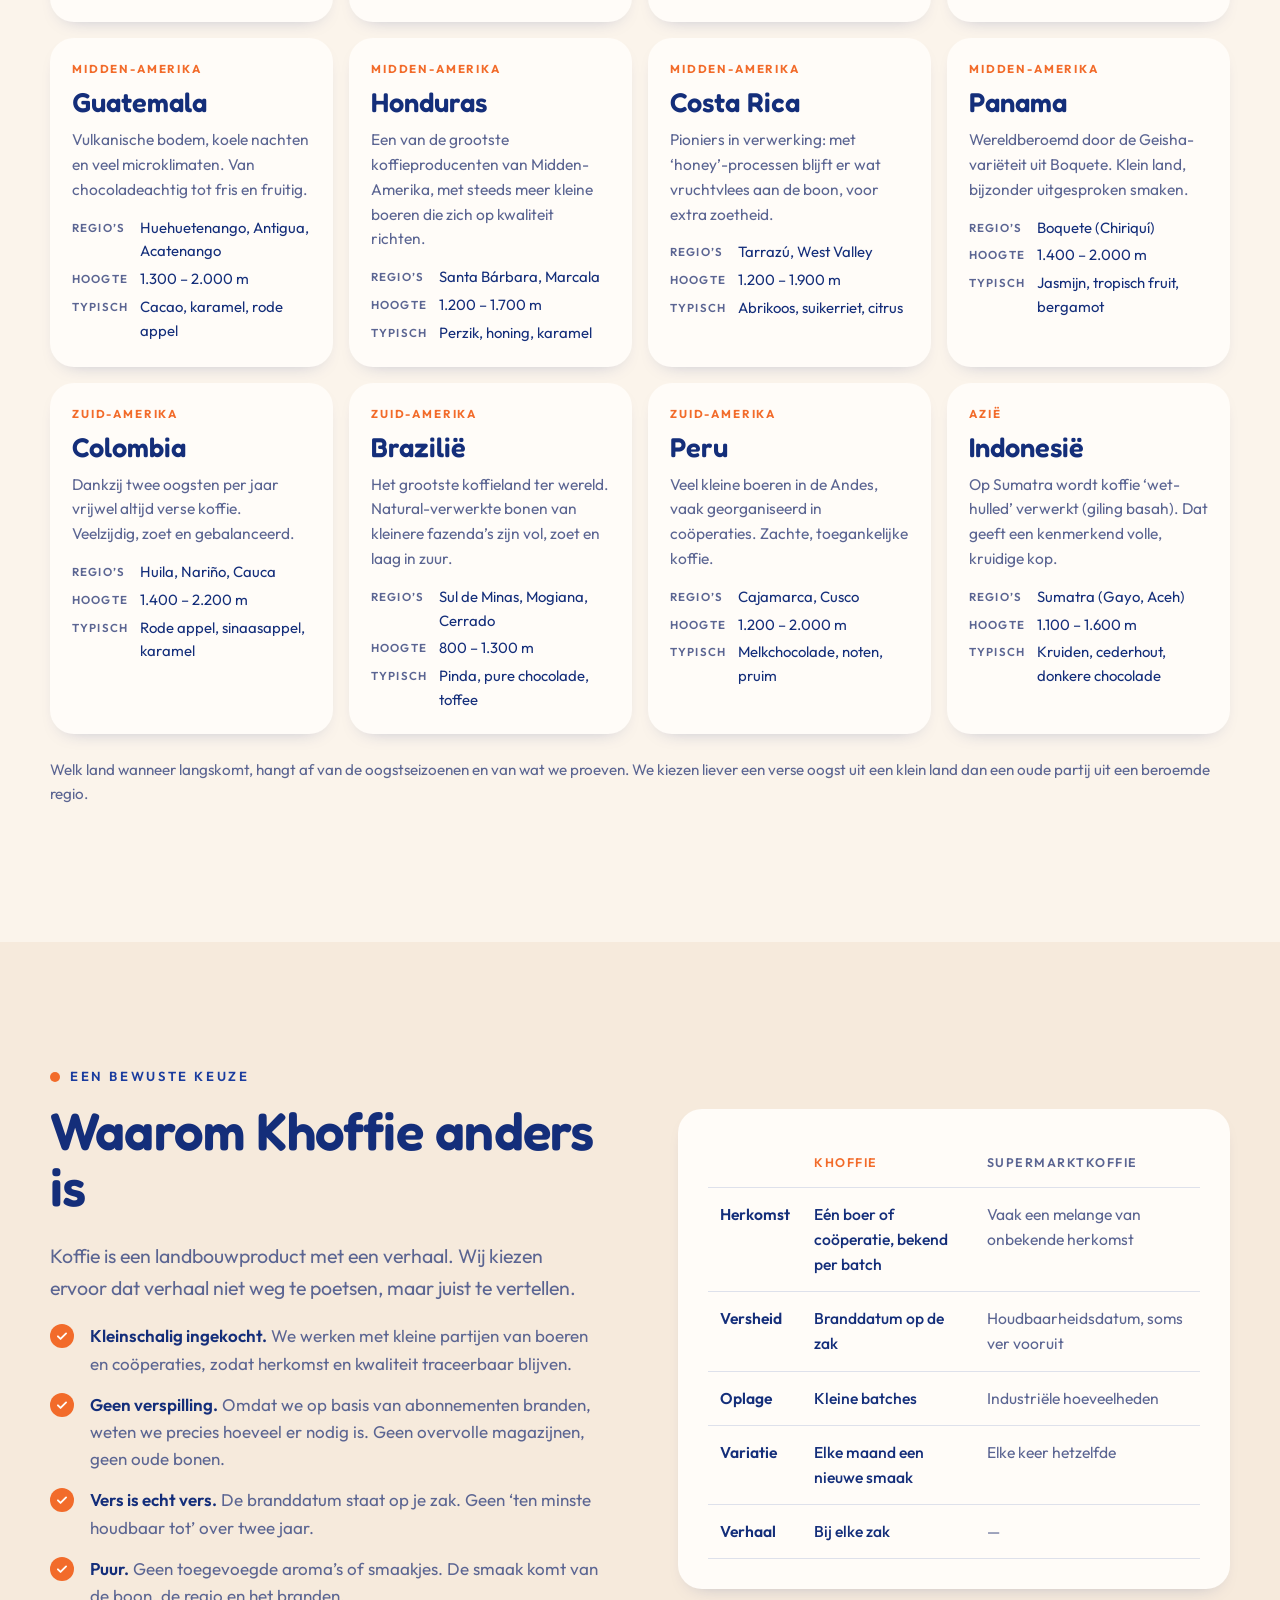
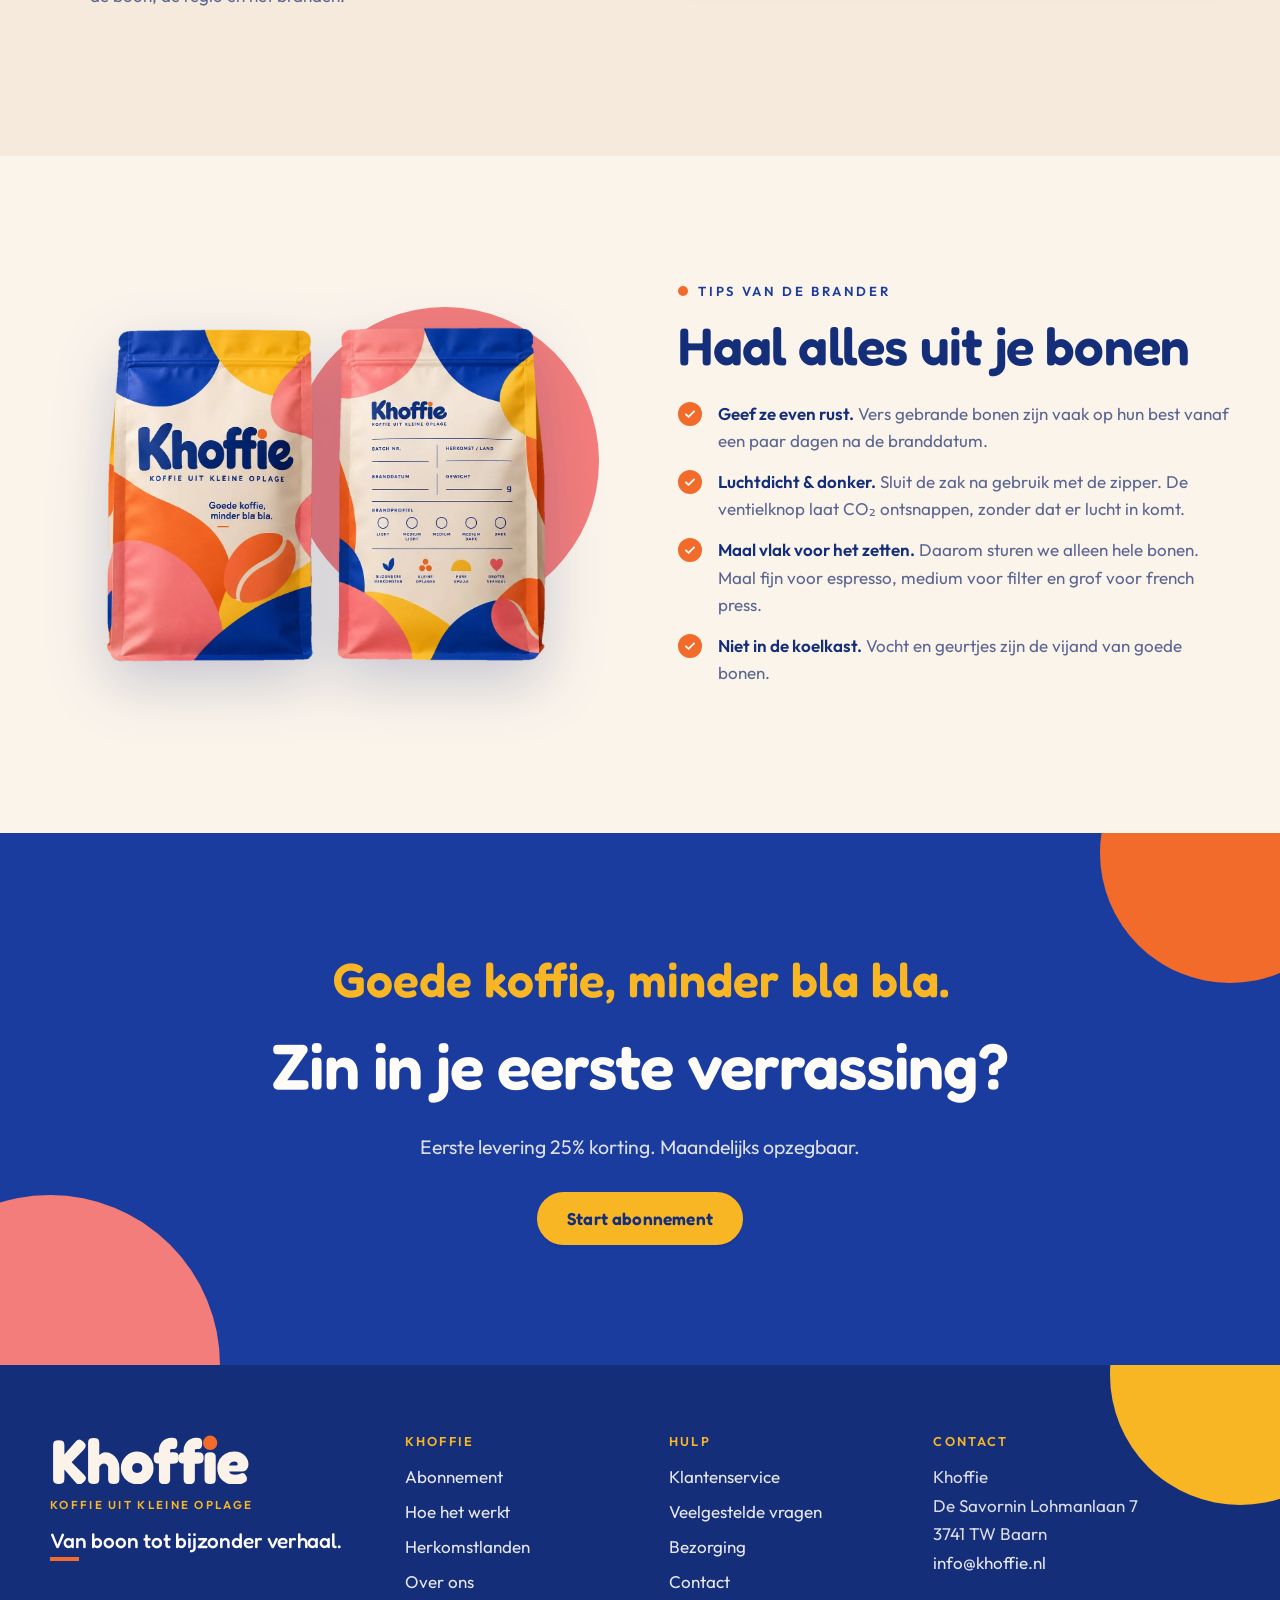
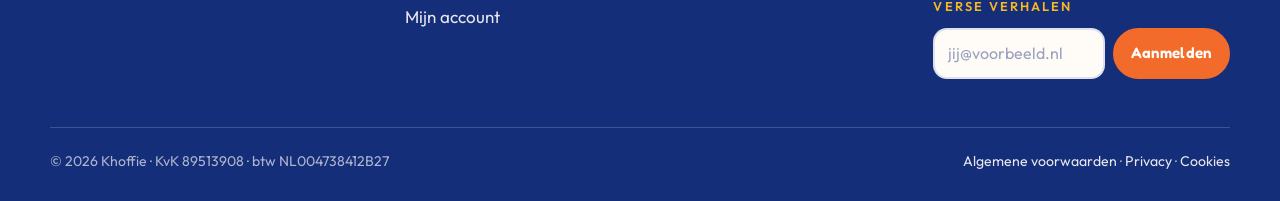
<file: hoe-het-werkt.html>
<!doctype html>
<html lang="nl" class="no-js">
<head>
  <meta charset="utf-8">
  <meta name="viewport" content="width=device-width, initial-scale=1">
  <title>Zo werkt het koffieabonnement | Khoffie</title>
  <meta name="description" content="Kies 250 of 500 gram, wij branden elke maand een nieuwe smaak en die valt door je brievenbus. Overslaan, pauzeren of opzeggen kan altijd.">
  <link rel="canonical" href="https://www.khoffie.nl/hoe-het-werkt.html">
  <meta name="theme-color" content="#1a3c9e">
  <meta property="og:type" content="website">
  <meta property="og:site_name" content="Khoffie">
  <meta property="og:locale" content="nl_NL">
  <meta property="og:url" content="https://www.khoffie.nl/hoe-het-werkt.html">
  <meta property="og:title" content="Zo werkt het koffieabonnement — Khoffie">
  <meta property="og:description" content="Kies 250 of 500 gram, wij branden elke maand een nieuwe smaak en die valt door je brievenbus. Overslaan, pauzeren of opzeggen kan altijd.">
  <meta property="og:image" content="https://www.khoffie.nl/assets/img/khoffie-zakken.jpg">
  <meta property="og:image:width" content="1536">
  <meta property="og:image:height" content="1024">
  <meta property="og:image:alt" content="Voor- en achterkant van de kleurrijke Khoffie-koffiezak">
  <meta name="twitter:card" content="summary_large_image">
  <link rel="icon" type="image/svg+xml" href="assets/img/favicon.svg">
  <link rel="alternate icon" type="image/png" href="assets/img/favicon.png">
  <link rel="apple-touch-icon" href="assets/img/apple-touch-icon.png">
  <link rel="preload" href="assets/fonts/fredoka.woff2" as="font" type="font/woff2" crossorigin>
  <link rel="stylesheet" href="assets/css/fonts.css">
  <link rel="stylesheet" href="assets/css/style.css?v=4">
  <script type="application/ld+json">{"@context": "https://schema.org", "@type": "BreadcrumbList", "itemListElement": [{"@type": "ListItem", "position": 1, "name": "Home", "item": "https://www.khoffie.nl/"}, {"@type": "ListItem", "position": 2, "name": "Hoe het werkt", "item": "https://www.khoffie.nl/hoe-het-werkt.html"}]}</script>
</head>
<body>
  <a class="visually-hidden" href="#main">Naar de inhoud</a>

  <div class="announce">
    <div class="announce__inner">
      <span class="announce__main"><img src="assets/img/khoffie-boon.svg" alt="" width="18" height="18">Nooit 2× dezelfde — elke maand een nieuwe smaak</span>
      <span class="announce__extra">Eerste levering 25% korting · Verzending inbegrepen · Past door de brievenbus</span>
    </div>
  </div>

  <header class="site-header">
    <div class="wrap">
      <a class="brand" href="index.html" aria-label="Khoffie — home">
        <img src="assets/img/khoffie-logo.svg" alt="Khoffie" width="144" height="36">
      </a>
      <button class="nav-toggle" aria-expanded="false" aria-controls="nav" aria-label="Menu"><svg aria-hidden="true"><use href="#i-menu"/></svg></button>
      <nav class="nav" id="nav" aria-label="Hoofdmenu">
        <a href="index.html#abonnement">Abonnement</a>
        <a href="hoe-het-werkt.html" aria-current="page">Hoe het werkt</a>
        <a href="over-ons.html">Over ons</a>
        <a href="klantenservice.html">Klantenservice</a>
        <a href="account.html" class="nav-account"><svg aria-hidden="true"><use href="#i-user"/></svg><span data-account-label>Inloggen</span></a>
        <a href="index.html#abonnement" class="btn">Start abonnement</a>
      </nav>
    </div>
  </header>

  <main id="main">
    <section class="page-hero">
      <div class="wrap">
        <span class="kicker">Hoe het werkt</span>
        <h1>Zo werkt je<br><span class="accent">koffieabonnement</span></h1>
        <span class="script">Elke maand iets nieuws in je kop.</span>
        <p class="lead">Een koffieabonnement zonder sleur. Wij zoeken, branden en versturen — jij proeft, ontdekt en vertelt ons wat je ervan vindt. Zo werkt het, stap voor stap.</p>
      </div>
    </section>

    <section class="section">
      <div class="wrap" style="max-width:900px">
        <ol class="timeline">
          <li class="reveal">
            <span class="nr">01</span>
            <div>
              <h3>Jij stelt je abonnement samen</h3>
              <p>Kies hoeveel koffie je wilt (250 of 500 gram per levering), hoe vaak (1× of 2× per maand) We sturen altijd hele bonen, omdat die het langst vers blijven.</p>
              <div class="meta"><span class="chip">250 g € 16 · 500 g € 29</span><span class="chip">1× of 2× per maand</span><span class="chip">Altijd hele bonen</span></div>
            </div>
          </li>
          <li class="reveal">
            <span class="nr">02</span>
            <div>
              <h3>Wij kiezen de smaak van de maand</h3>
              <p>Elke maand selecteren we bijzondere bonen van kleinschalige boeren en coöperaties. We houden per klant bij welke bonen je al hebt gehad, dus je krijgt <strong>nooit twee keer dezelfde smaak</strong>. Heb je 2× per maand gekozen? Dan krijg je binnen een maand twee leveringen van dezelfde bonen, en de maand erna iets nieuws.</p>
              <div class="meta"><span class="chip chip--copper">Elke maand nieuw</span><span class="chip">Nooit een herhaling</span></div>
            </div>
          </li>
          <li class="reveal">
            <span class="nr">03</span>
            <div>
              <h3>Vers gebrand, in kleine oplage</h3>
              <p>We branden in kleine batches, precies wat er nodig is. Daarna laten we de bonen kort rusten zodat ze op hun best zijn, en gaan ze de zak in. Batchnummer, herkomst, branddatum en brandprofiel vullen we per zak in.</p>
              <div class="meta"><span class="chip">Small batch</span><span class="chip">Branddatum op de zak</span></div>
            </div>
          </li>
          <li class="reveal">
            <span class="nr">04</span>
            <div>
              <h3>Door je brievenbus</h3>
              <p>We versturen alleen zakken van 250 gram, zodat alles door de brievenbus past en je nooit thuis hoeft te blijven. Kies je 500 gram, dan krijg je twee zakken. Verzending zit altijd bij de prijs in en je krijgt een mail met track &amp; trace zodra je koffie onderweg is.</p>
              <div class="meta"><span class="chip">Verzending inbegrepen</span><span class="chip">Brievenbuspakje</span><span class="chip">Track &amp; trace</span></div>
            </div>
          </li>
          <li class="reveal">
            <span class="nr">05</span>
            <div>
              <h3>Proef, beoordeel, herhaal</h3>
              <p>In je account vind je bij elke batch het verhaal: waar de bonen vandaan komen, wie ze teelde en welke smaken je kunt verwachten. Geef ze een score, zo weten wij welke bonen het lekkerst vallen.</p>
              <div class="meta"><span class="chip">Bonenpaspoort</span><span class="chip">1–5 sterren</span></div>
            </div>
          </li>
        </ol>
      </div>
    </section>

    <section class="section section--alt" id="flexibel">
      <div class="wrap">
        <div class="section-head center reveal">
          <div class="ornament"><img src="assets/img/khoffie-boon.svg" alt=""></div>
          <span class="kicker">Jij hebt de regie</span>
          <h2>Flexibel, zonder gedoe</h2>
          <p class="lead">Geen vaste looptijd en geen kleine lettertjes. Alles regel je zelf in je account.</p>
        </div>
        <div class="cards reveal">
          <div class="card-link"><svg aria-hidden="true"><use href="#i-skip"/></svg><h3>Overslaan</h3><p>Nog genoeg in huis? Sla een levering over met één klik.</p></div>
          <div class="card-link"><svg aria-hidden="true"><use href="#i-pause"/></svg><h3>Pauzeren</h3><p>Op vakantie? Pauzeer tot drie maanden, zonder kosten.</p></div>
          <div class="card-link"><svg aria-hidden="true"><use href="#i-edit"/></svg><h3>Aanpassen</h3><p>Andere hoeveelheid of ritme? Tot 7 dagen voor je volgende levering.</p></div>
          <div class="card-link"><svg aria-hidden="true"><use href="#i-close"/></svg><h3>Opzeggen</h3><p>Maandelijks, tot 7 dagen voor je volgende levering, direct in je account.</p></div>
        </div>
      </div>
    </section>

    <section class="section" id="brievenbus">
      <div class="wrap split">
        <div class="illustration reveal"><img src="assets/img/brievenbus.svg" alt="Illustratie: een zak Khoffie glijdt door de brievenbus" width="420" height="320" loading="lazy"></div>
        <div class="reveal">
          <span class="kicker">Bezorging</span>
          <h2>Past altijd door de brievenbus</h2>
          <p class="lead">Geen gemiste pakketjes, geen gedoe met de buren. Daarom versturen we uitsluitend zakken van 250 gram: plat genoeg voor elke brievenbus.</p>
          <ul class="check-list">
            <li><span><strong>250 gram</strong> = één zak in je brievenbus.</span></li>
            <li><span><strong>500 gram</strong> = twee zakken van 250 gram. Handig: open de tweede pas als de eerste op is, dan blijft die langer vers.</span></li>
            <li><span><strong>Verzending inbegrepen</strong> in de prijs, binnen Nederland.</span></li>
          </ul>
        </div>
      </div>
    </section>

    <section class="section section--alt" id="herkomst">
      <div class="wrap">
        <div class="section-head reveal">
          <span class="kicker">Herkomst</span>
          <h2>Waar onze bonen vandaan komen</h2>
          <p class="lead">Kwalitatief goede koffie groeit in de ‘koffiegordel’ tussen de keerkringen: hoog in de bergen, vaak op vulkanische grond, met warme dagen en koele nachten. Hoe hoger en langzamer een koffiebes rijpt, hoe complexer de smaak. Dit zijn de landen waar we graag uit kiezen.</p>
        </div>
        <figure class="map-figure reveal">
          <img src="assets/img/herkomstkaart.svg" alt="Wereldkaart met de koffiegordel en onze twaalf herkomstlanden" width="1000" height="339" loading="lazy">
        </figure>
        <div class="countries reveal">
          <article class="country-card"><span class="continent">Afrika</span><h3>Ethiopië</h3><p>De geboortegrond van koffie. Wilde en oude koffievariëteiten groeien hier op grote hoogte, wat zorgt voor uitgesproken bloemige en fruitige koffie.</p><dl><dt>Regio’s</dt><dd>Yirgacheffe, Guji, Sidamo</dd><dt>Hoogte</dt><dd>1.800 – 2.300 m</dd><dt>Typisch</dt><dd>Jasmijn, bergamot, bosbes, citrus</dd></dl></article>
          <article class="country-card"><span class="continent">Afrika</span><h3>Kenia</h3><p>Bekend om sappige, heldere koffie met een levendige zuurgraad. Vooral de variëteiten SL28 en SL34 op vulkanische grond rond Mount Kenya.</p><dl><dt>Regio’s</dt><dd>Nyeri, Kirinyaga, Kiambu</dd><dt>Hoogte</dt><dd>1.500 – 2.100 m</dd><dt>Typisch</dt><dd>Zwarte bes, grapefruit, rietsuiker</dd></dl></article>
          <article class="country-card"><span class="continent">Afrika</span><h3>Rwanda</h3><p>Kleine boeren brengen hun kersen naar lokale washing stations. Het ‘land van duizend heuvels’ levert zoete, elegante koffie.</p><dl><dt>Regio’s</dt><dd>Nyamasheke, Huye, Gakenke</dd><dt>Hoogte</dt><dd>1.500 – 2.000 m</dd><dt>Typisch</dt><dd>Rode bes, zwarte thee, honing</dd></dl></article>
          <article class="country-card"><span class="continent">Afrika</span><h3>Burundi</h3><p>Buurland van Rwanda met vergelijkbare hoogtes en Bourbon-variëteiten. Nog relatief onbekend, maar met prachtige kopjes.</p><dl><dt>Regio’s</dt><dd>Kayanza, Ngozi</dd><dt>Hoogte</dt><dd>1.600 – 2.000 m</dd><dt>Typisch</dt><dd>Framboos, rabarber, bloemig</dd></dl></article>
          <article class="country-card"><span class="continent">Midden-Amerika</span><h3>Guatemala</h3><p>Vulkanische bodem, koele nachten en veel microklimaten. Van chocoladeachtig tot fris en fruitig.</p><dl><dt>Regio’s</dt><dd>Huehuetenango, Antigua, Acatenango</dd><dt>Hoogte</dt><dd>1.300 – 2.000 m</dd><dt>Typisch</dt><dd>Cacao, karamel, rode appel</dd></dl></article>
          <article class="country-card"><span class="continent">Midden-Amerika</span><h3>Honduras</h3><p>Een van de grootste koffieproducenten van Midden-Amerika, met steeds meer kleine boeren die zich op kwaliteit richten.</p><dl><dt>Regio’s</dt><dd>Santa Bárbara, Marcala</dd><dt>Hoogte</dt><dd>1.200 – 1.700 m</dd><dt>Typisch</dt><dd>Perzik, honing, karamel</dd></dl></article>
          <article class="country-card"><span class="continent">Midden-Amerika</span><h3>Costa Rica</h3><p>Pioniers in verwerking: met ‘honey’-processen blijft er wat vruchtvlees aan de boon, voor extra zoetheid.</p><dl><dt>Regio’s</dt><dd>Tarrazú, West Valley</dd><dt>Hoogte</dt><dd>1.200 – 1.900 m</dd><dt>Typisch</dt><dd>Abrikoos, suikerriet, citrus</dd></dl></article>
          <article class="country-card"><span class="continent">Midden-Amerika</span><h3>Panama</h3><p>Wereldberoemd door de Geisha-variëteit uit Boquete. Klein land, bijzonder uitgesproken smaken.</p><dl><dt>Regio’s</dt><dd>Boquete (Chiriquí)</dd><dt>Hoogte</dt><dd>1.400 – 2.000 m</dd><dt>Typisch</dt><dd>Jasmijn, tropisch fruit, bergamot</dd></dl></article>
          <article class="country-card"><span class="continent">Zuid-Amerika</span><h3>Colombia</h3><p>Dankzij twee oogsten per jaar vrijwel altijd verse koffie. Veelzijdig, zoet en gebalanceerd.</p><dl><dt>Regio’s</dt><dd>Huila, Nariño, Cauca</dd><dt>Hoogte</dt><dd>1.400 – 2.200 m</dd><dt>Typisch</dt><dd>Rode appel, sinaasappel, karamel</dd></dl></article>
          <article class="country-card"><span class="continent">Zuid-Amerika</span><h3>Brazilië</h3><p>Het grootste koffieland ter wereld. Natural-verwerkte bonen van kleinere fazenda’s zijn vol, zoet en laag in zuur.</p><dl><dt>Regio’s</dt><dd>Sul de Minas, Mogiana, Cerrado</dd><dt>Hoogte</dt><dd>800 – 1.300 m</dd><dt>Typisch</dt><dd>Pinda, pure chocolade, toffee</dd></dl></article>
          <article class="country-card"><span class="continent">Zuid-Amerika</span><h3>Peru</h3><p>Veel kleine boeren in de Andes, vaak georganiseerd in coöperaties. Zachte, toegankelijke koffie.</p><dl><dt>Regio’s</dt><dd>Cajamarca, Cusco</dd><dt>Hoogte</dt><dd>1.200 – 2.000 m</dd><dt>Typisch</dt><dd>Melkchocolade, noten, pruim</dd></dl></article>
          <article class="country-card"><span class="continent">Azië</span><h3>Indonesië</h3><p>Op Sumatra wordt koffie ‘wet-hulled’ verwerkt (giling basah). Dat geeft een kenmerkend volle, kruidige kop.</p><dl><dt>Regio’s</dt><dd>Sumatra (Gayo, Aceh)</dd><dt>Hoogte</dt><dd>1.100 – 1.600 m</dd><dt>Typisch</dt><dd>Kruiden, cederhout, donkere chocolade</dd></dl></article>
        </div>
        <p class="muted" style="margin-top:24px;font-size:.95rem">Welk land wanneer langskomt, hangt af van de oogstseizoenen en van wat we proeven. We kiezen liever een verse oogst uit een klein land dan een oude partij uit een beroemde regio.</p>
      </div>
    </section>

    <section class="section" id="bewust">
      <div class="wrap split">
        <div class="reveal">
          <span class="kicker">Een bewuste keuze</span>
          <h2>Waarom Khoffie anders is</h2>
          <p class="lead">Koffie is een landbouwproduct met een verhaal. Wij kiezen ervoor dat verhaal niet weg te poetsen, maar juist te vertellen.</p>
          <ul class="check-list">
            <li><span><strong>Kleinschalig ingekocht.</strong> We werken met kleine partijen van boeren en coöperaties, zodat herkomst en kwaliteit traceerbaar blijven.</span></li>
            <li><span><strong>Geen verspilling.</strong> Omdat we op basis van abonnementen branden, weten we precies hoeveel er nodig is. Geen overvolle magazijnen, geen oude bonen.</span></li>
            <li><span><strong>Vers is echt vers.</strong> De branddatum staat op je zak. Geen ‘ten minste houdbaar tot’ over twee jaar.</span></li>
            <li><span><strong>Puur.</strong> Geen toegevoegde aroma’s of smaakjes. De smaak komt van de boon, de regio en het branden.</span></li>
          </ul>
        </div>
        <div class="compare-card reveal">
          <table class="compare">
            <thead><tr><th scope="col"></th><th scope="col">Khoffie</th><th scope="col">Supermarktkoffie</th></tr></thead>
            <tbody>
              <tr><th scope="row">Herkomst</th><td>Eén boer of coöperatie, bekend per batch</td><td>Vaak een melange van onbekende herkomst</td></tr>
              <tr><th scope="row">Versheid</th><td>Branddatum op de zak</td><td>Houdbaarheidsdatum, soms ver vooruit</td></tr>
              <tr><th scope="row">Oplage</th><td>Kleine batches</td><td>Industriële hoeveelheden</td></tr>
              <tr><th scope="row">Variatie</th><td>Elke maand een nieuwe smaak</td><td>Elke keer hetzelfde</td></tr>
              <tr><th scope="row">Verhaal</th><td>Bij elke zak</td><td>—</td></tr>
            </tbody>
          </table>
        </div>
      </div>
    </section>

    <section class="section section--alt">
      <div class="wrap split">
        <div class="label-visual reveal">
          <img src="assets/img/khoffie-zakken.webp?v=2" alt="Voor- en achterkant van de Khoffie-zak" width="1274" height="971" loading="lazy">
        </div>
        <div class="reveal">
          <span class="kicker">Tips van de brander</span>
          <h2>Haal alles uit je bonen</h2>
          <ul class="check-list">
            <li><span><strong>Geef ze even rust.</strong> Vers gebrande bonen zijn vaak op hun best vanaf een paar dagen na de branddatum.</span></li>
            <li><span><strong>Luchtdicht &amp; donker.</strong> Sluit de zak na gebruik met de zipper. De ventielknop laat CO₂ ontsnappen, zonder dat er lucht in komt.</span></li>
            <li><span><strong>Maal vlak voor het zetten.</strong> Daarom sturen we alleen hele bonen. Maal fijn voor espresso, medium voor filter en grof voor french press.</span></li>
            <li><span><strong>Niet in de koelkast.</strong> Vocht en geurtjes zijn de vijand van goede bonen.</span></li>
          </ul>
        </div>
      </div>
    </section>

    <section class="section cta-band">
      <div class="wrap">
        <p class="big-quote">Goede koffie, minder bla bla.</p>
        <h2 style="margin-top:.4em">Zin in je eerste verrassing?</h2>
        <p class="lead" style="margin:0 auto 30px">Eerste levering 25% korting. Maandelijks opzegbaar.</p>
        <a class="btn" href="index.html#abonnement">Start abonnement</a>
      </div>
    </section>
  </main>

  <footer class="site-footer">
    <div class="wrap">
      <div class="footer-grid">
        <div>
          <img class="footer-logo" src="assets/img/khoffie-logo-licht.svg" alt="Khoffie — koffie uit kleine oplage" loading="lazy">
          <p class="footer-tagline">Koffie uit kleine oplage</p>
          <span class="script">Van boon tot bijzonder verhaal.</span>
          <!-- Social media: voeg hier later links toe, bijv.
          <div class="socials">
            <a href="https://instagram.com/..." aria-label="Instagram"><svg aria-hidden="true"><use href="#i-instagram"/></svg></a>
          </div> -->
        </div>
        <div>
          <h4>Khoffie</h4>
          <ul>
            <li><a href="index.html#abonnement">Abonnement</a></li>
            <li><a href="hoe-het-werkt.html">Hoe het werkt</a></li>
            <li><a href="hoe-het-werkt.html#herkomst">Herkomstlanden</a></li>
            <li><a href="over-ons.html">Over ons</a></li>
            <li><a href="account.html">Mijn account</a></li>
          </ul>
        </div>
        <div>
          <h4>Hulp</h4>
          <ul>
            <li><a href="klantenservice.html">Klantenservice</a></li>
            <li><a href="klantenservice.html#faq">Veelgestelde vragen</a></li>
            <li><a href="klantenservice.html#faq-bezorging">Bezorging</a></li>
            <li><a href="klantenservice.html#contact">Contact</a></li>
          </ul>
        </div>
        <div>
          <h4>Contact</h4>
          <address class="footer-address">
            Khoffie<br>
            De Savornin Lohmanlaan 7<br>
            3741 TW Baarn<br>
            <a href="mailto:info@khoffie.nl">info@khoffie.nl</a>
          </address>
          <h4 style="margin-top:22px">Verse verhalen</h4>
          <form class="newsletter" novalidate>
            <label class="visually-hidden" for="nl-email">E-mailadres</label>
            <input id="nl-email" type="email" placeholder="jij@voorbeeld.nl" autocomplete="email">
            <button class="btn btn--small" type="submit">Aanmelden</button>
          </form>
        </div>
      </div>
      <div class="footer-bottom">
        <span>© <span data-year>2026</span> Khoffie · KvK 89513908 · btw NL004738412B27</span>
        <span><a href="algemene-voorwaarden.html">Algemene voorwaarden</a> · <a href="privacy.html">Privacy</a> · <a href="cookies.html">Cookies</a></span>
      </div>
    </div>
  </footer>

  <script src="assets/js/main.js?v=2"></script>
</body>
</html>
</file>
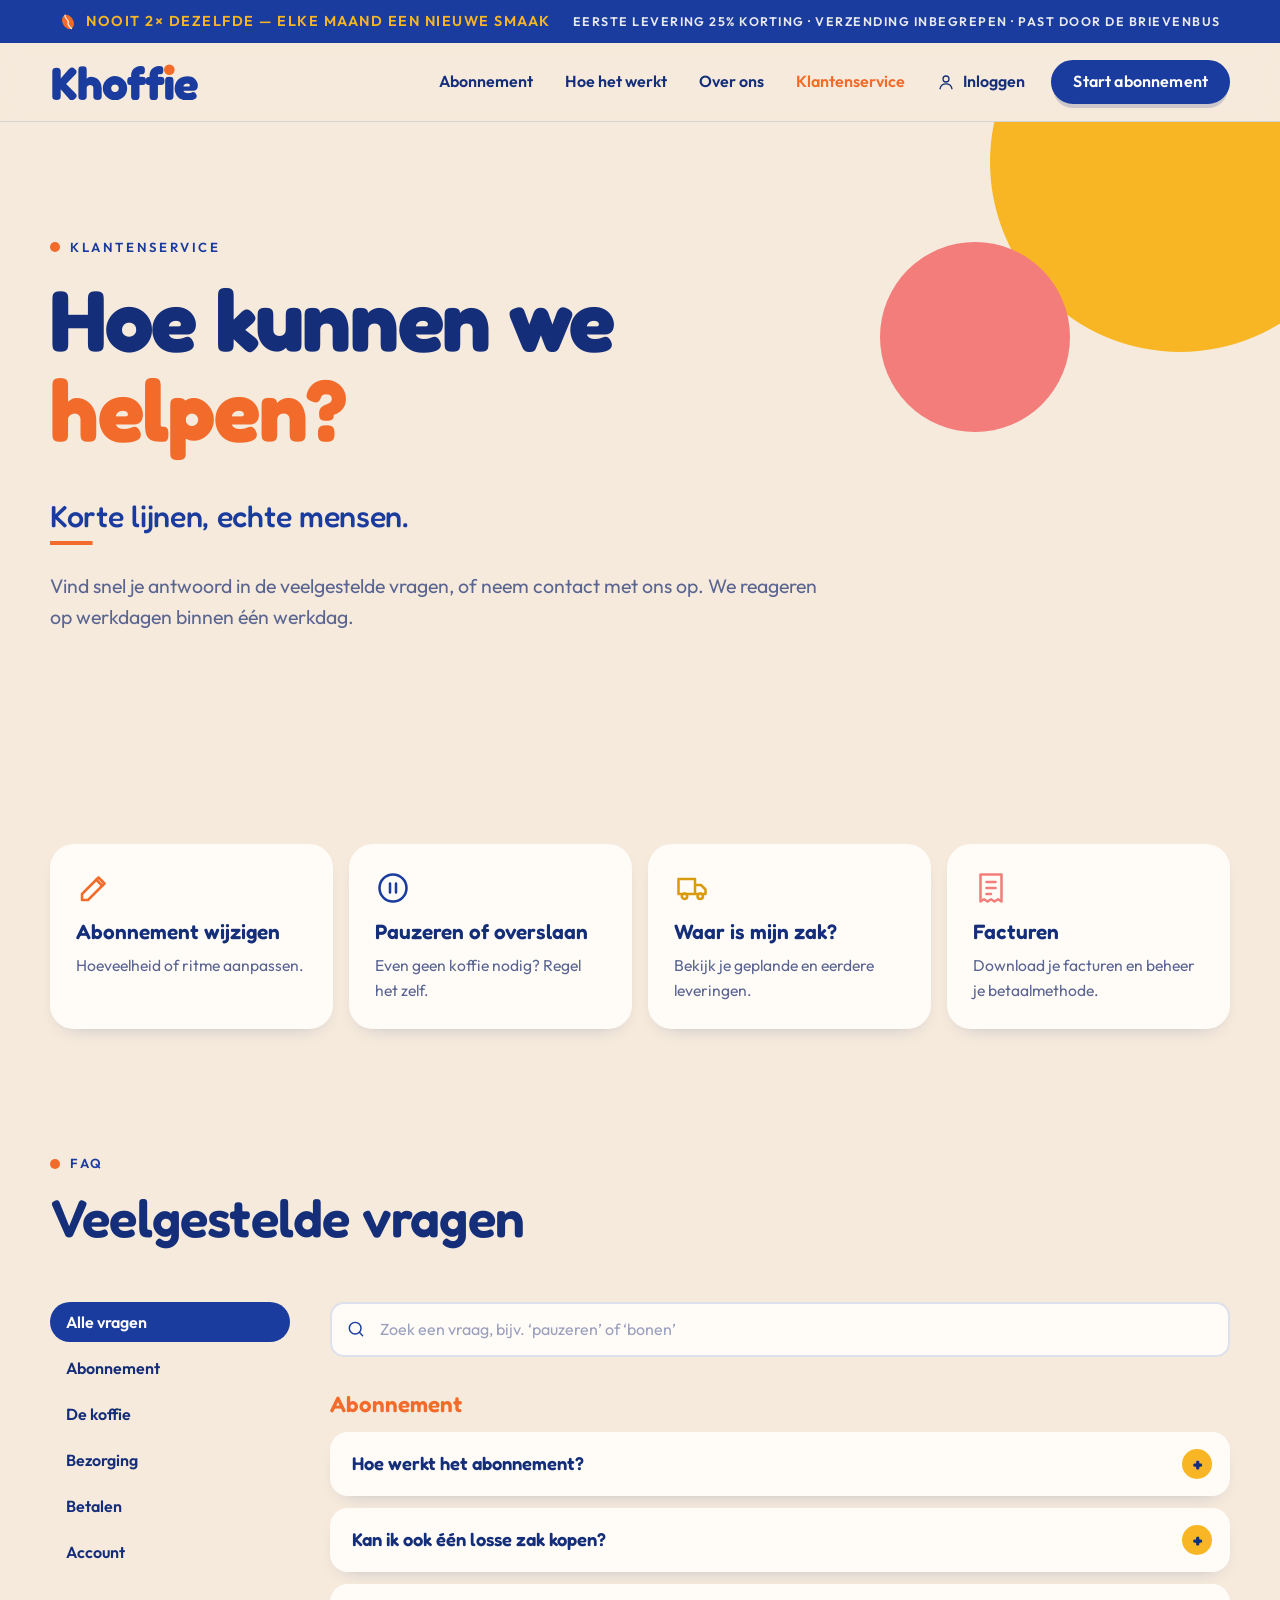
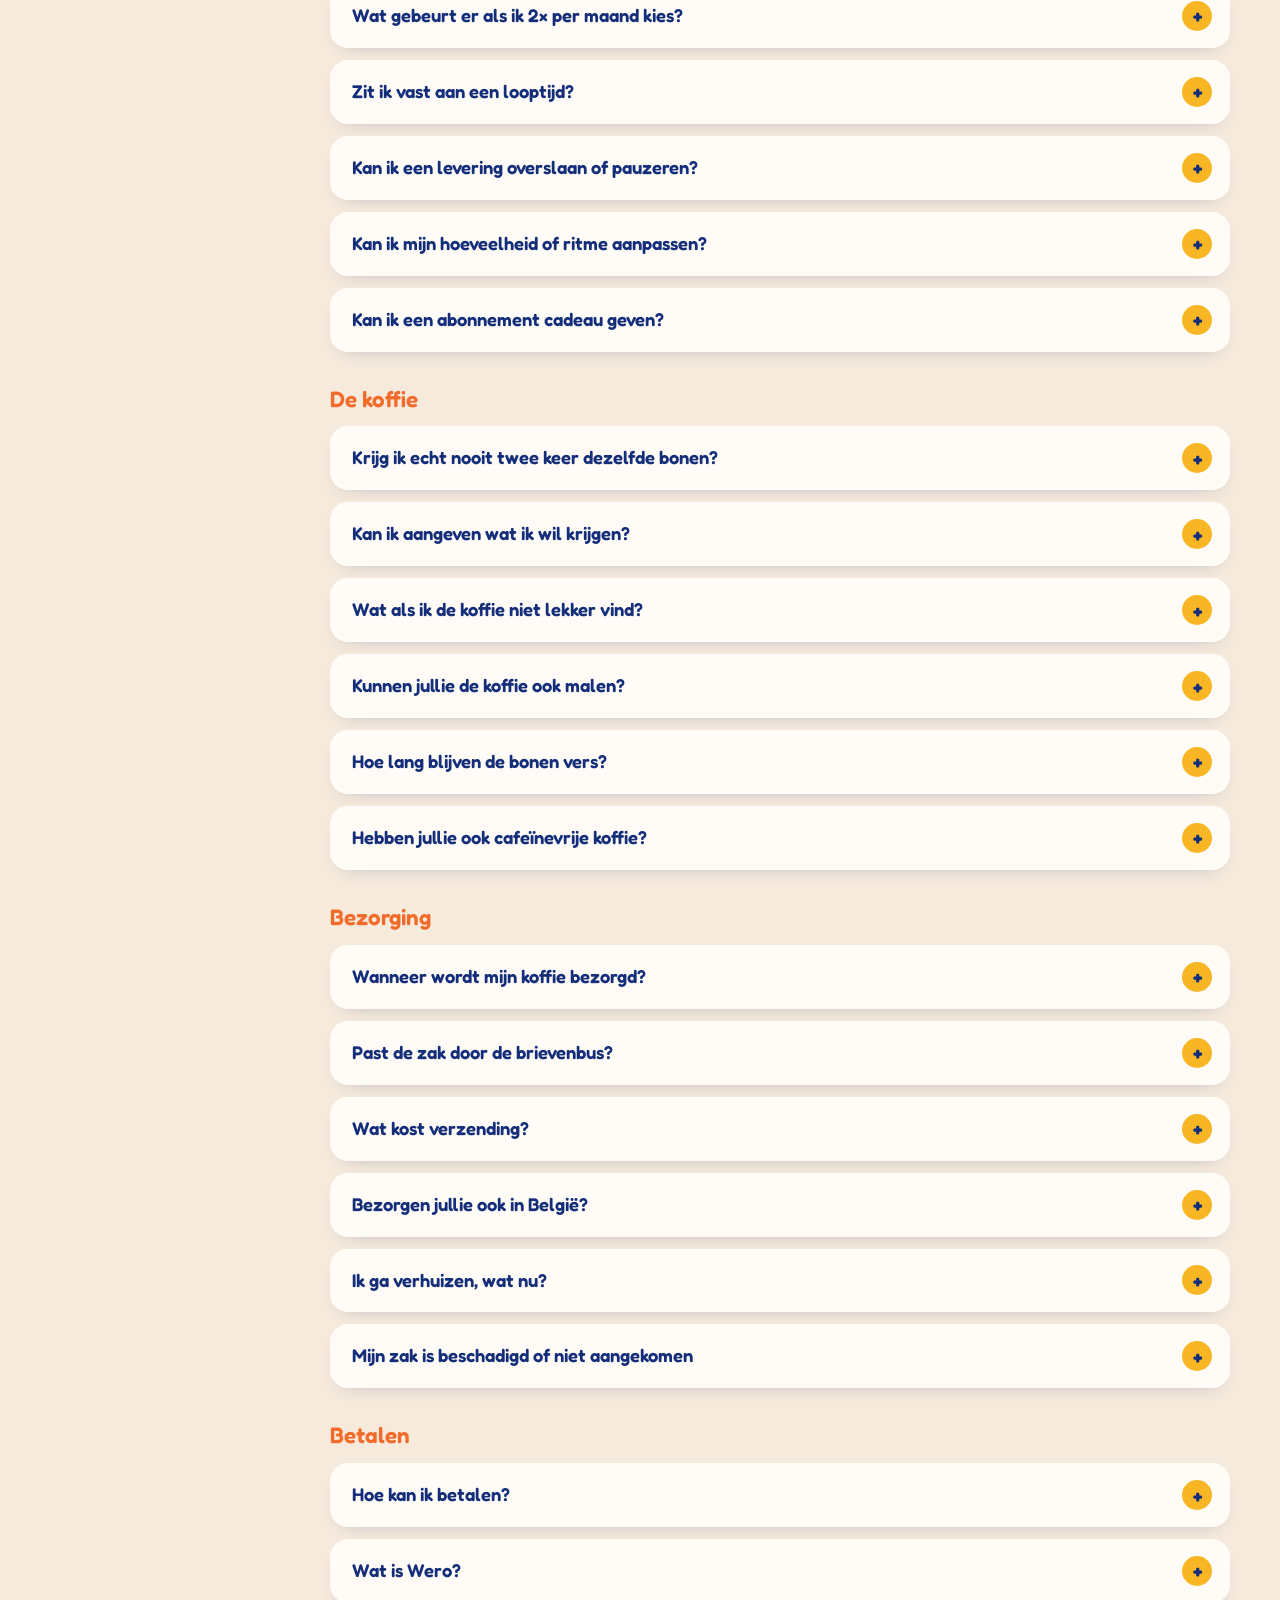
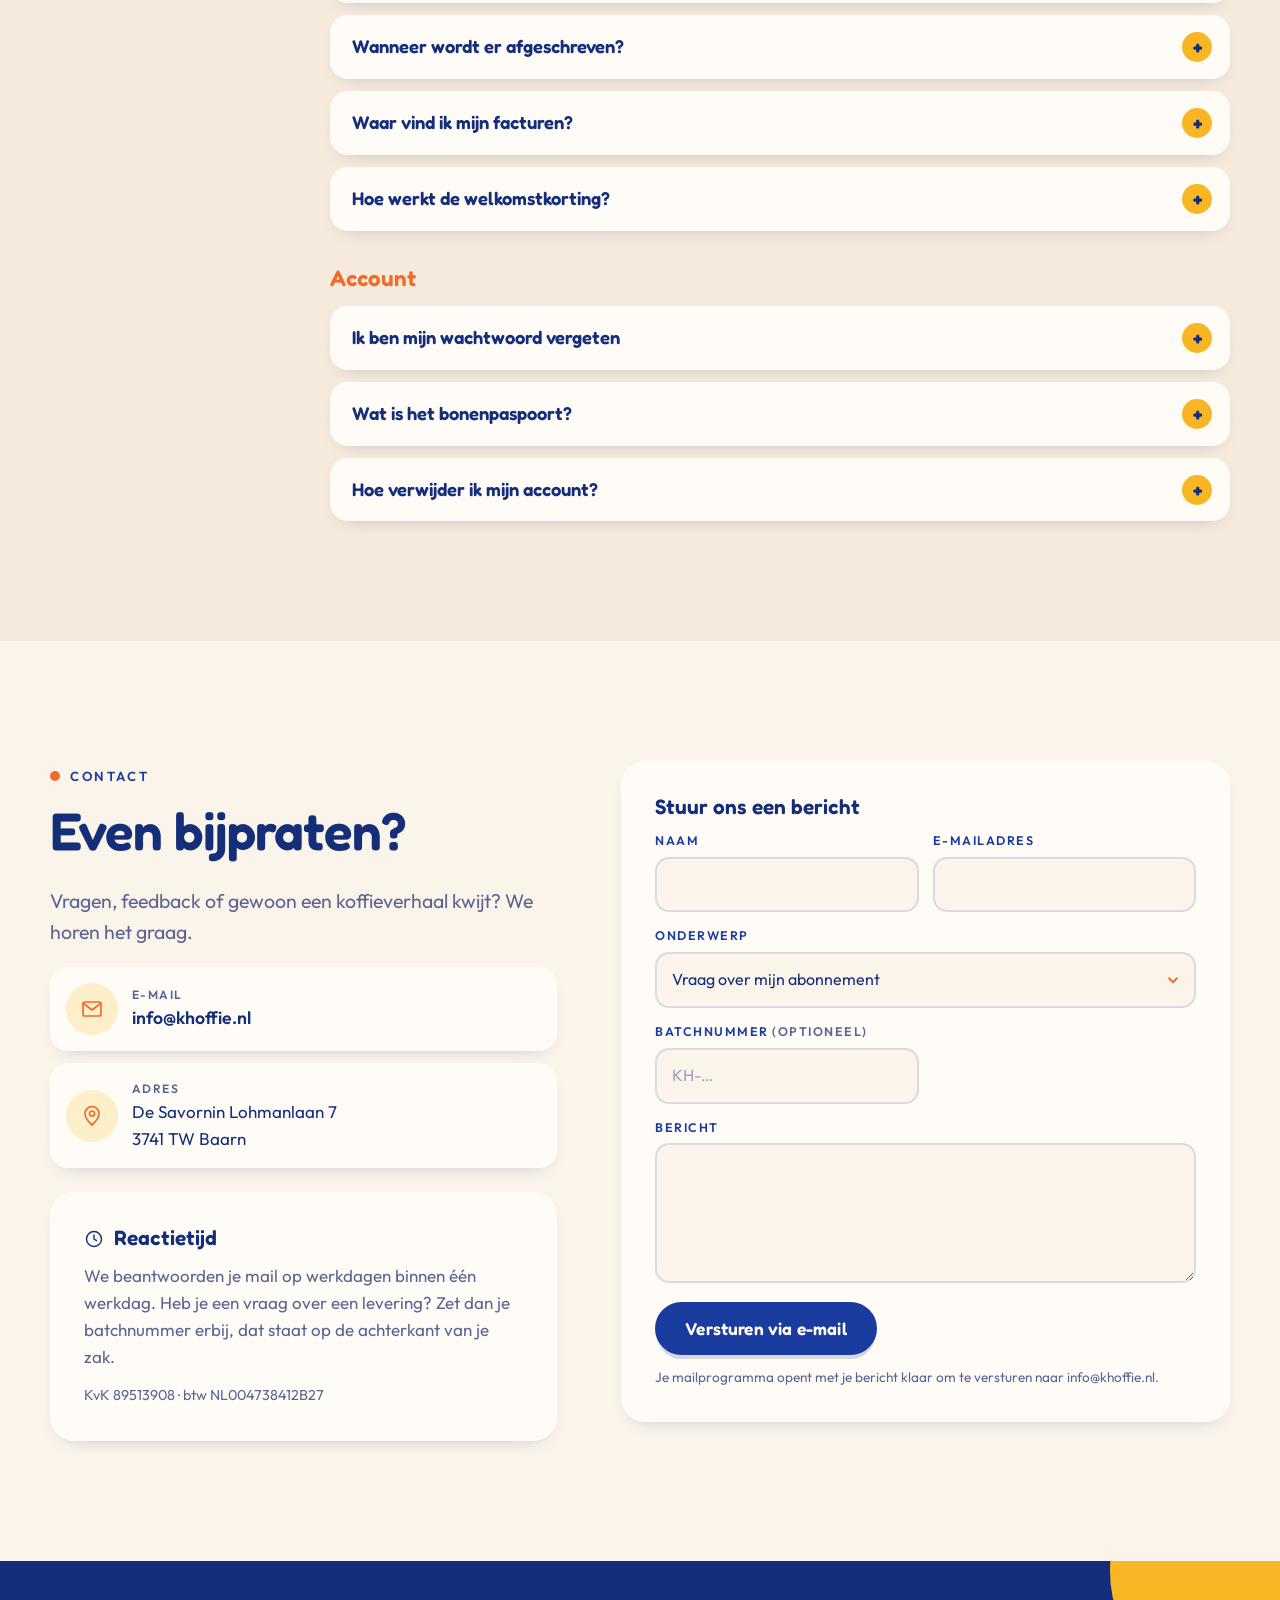
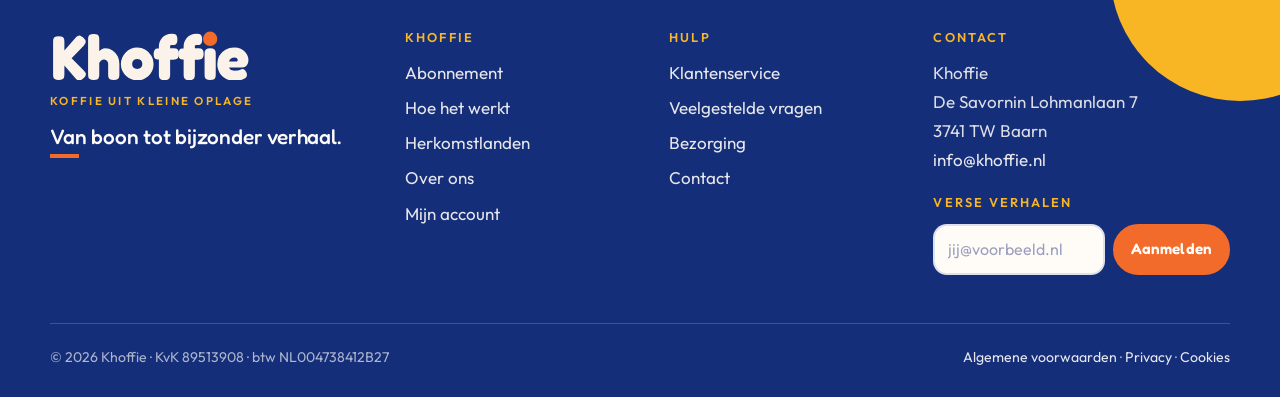
<file: klantenservice.html>
<!doctype html>
<html lang="nl" class="no-js">
<head>
  <meta charset="utf-8">
  <meta name="viewport" content="width=device-width, initial-scale=1">
  <title>Klantenservice en veelgestelde vragen | Khoffie</title>
  <meta name="description" content="Antwoord op vragen over je koffieabonnement, bezorging door de brievenbus, betalen met iDEAL | Wero en je account. Of neem direct contact met ons op.">
  <link rel="canonical" href="https://www.khoffie.nl/klantenservice.html">
  <meta name="theme-color" content="#1a3c9e">
  <meta property="og:type" content="website">
  <meta property="og:site_name" content="Khoffie">
  <meta property="og:locale" content="nl_NL">
  <meta property="og:url" content="https://www.khoffie.nl/klantenservice.html">
  <meta property="og:title" content="Klantenservice en veelgestelde vragen — Khoffie">
  <meta property="og:description" content="Antwoord op vragen over je koffieabonnement, bezorging door de brievenbus, betalen met iDEAL | Wero en je account. Of neem direct contact met ons op.">
  <meta property="og:image" content="https://www.khoffie.nl/assets/img/khoffie-zakken.jpg">
  <meta property="og:image:width" content="1536">
  <meta property="og:image:height" content="1024">
  <meta property="og:image:alt" content="Voor- en achterkant van de kleurrijke Khoffie-koffiezak">
  <meta name="twitter:card" content="summary_large_image">
  <link rel="icon" type="image/svg+xml" href="assets/img/favicon.svg">
  <link rel="alternate icon" type="image/png" href="assets/img/favicon.png">
  <link rel="apple-touch-icon" href="assets/img/apple-touch-icon.png">
  <link rel="preload" href="assets/fonts/fredoka.woff2" as="font" type="font/woff2" crossorigin>
  <link rel="stylesheet" href="assets/css/fonts.css">
  <link rel="stylesheet" href="assets/css/style.css?v=4">
  <script type="application/ld+json">
{"@context": "https://schema.org", "@type": "FAQPage", "mainEntity": [{"@type": "Question", "name": "Hoe werkt het abonnement?", "acceptedAnswer": {"@type": "Answer", "text": "Je kiest een hoeveelheid (250 gram voor € 16 of 500 gram voor € 29 per levering, inclusief verzending) en een ritme (1× of 2× per maand). We sturen altijd hele bonen, zodat je koffie zo vers mogelijk is. Elke maand sturen we je vers gebrande bonen van een andere herkomst. Welke precies, is elke maand een verrassing."}}, {"@type": "Question", "name": "Kan ik ook één losse zak kopen?", "acceptedAnswer": {"@type": "Answer", "text": "Ja. Kies bij het samenstellen bij ‘Hoe vaak?’ voor Eenmalig. Je krijgt dan één keer de smaak van de maand (250 of 500 gram), zonder abonnement. Je betaalt in één keer met iDEAL | Wero en geeft geen machtiging, dus we schrijven daarna niets automatisch af. Heb je al een account? Log dan eerst in, dan staan je gegevens al klaar. Bestel een losse zak."}}, {"@type": "Question", "name": "Wat gebeurt er als ik 2× per maand kies?", "acceptedAnswer": {"@type": "Answer", "text": "De bonen wisselen per maand. Bij 2× per maand krijg je twee leveringen van dezelfde smaak, ongeveer twee weken na elkaar. Zo heb je de hele maand verse voorraad. De maand erna krijg je weer een nieuwe smaak."}}, {"@type": "Question", "name": "Zit ik vast aan een looptijd?", "acceptedAnswer": {"@type": "Answer", "text": "Nee. Het abonnement heeft geen vaste looptijd en is maandelijks opzegbaar. Zeg je op tot 7 dagen voor je volgende levering, dan komt die levering niet meer. Zeg je later op, dan wordt die zak al voor je gebrand en ontvang je hem nog. Opzeggen doe je direct in je account."}}, {"@type": "Question", "name": "Kan ik een levering overslaan of pauzeren?", "acceptedAnswer": {"@type": "Answer", "text": "Ja. In je account sla je met één klik een levering over, of pauzeer je je abonnement voor 1, 2 of 3 maanden. Doe dit uiterlijk 7 dagen voor de levering. Hervatten kan altijd eerder."}}, {"@type": "Question", "name": "Kan ik mijn hoeveelheid of ritme aanpassen?", "acceptedAnswer": {"@type": "Answer", "text": "Zeker. Ga naar Mijn account → Abonnement. Wijzigingen die je tot 7 dagen voor je levering doorgeeft, gelden al voor die levering. Anders gelden ze vanaf de levering daarna."}}, {"@type": "Question", "name": "Kan ik een abonnement cadeau geven?", "acceptedAnswer": {"@type": "Answer", "text": "Een cadeau-abonnement is in de maak. Wil je nu al iemand verrassen? Neem even contact op, dan regelen we het samen. Via je account kun je ook een uitnodigingscode delen: je vriend krijgt dan de eerste zak halve prijs."}}, {"@type": "Question", "name": "Krijg ik echt nooit twee keer dezelfde bonen?", "acceptedAnswer": {"@type": "Answer", "text": "Elke maand krijg je een smaak die je nog niet eerder van ons kreeg: we houden per account bij welke batches je hebt ontvangen. Alleen als je 2× per maand hebt gekozen, zijn de twee leveringen binnen dezelfde maand bewust dezelfde koffie."}}, {"@type": "Question", "name": "Kan ik aangeven wat ik wil krijgen?", "acceptedAnswer": {"@type": "Answer", "text": "Nee, en dat is precies de lol. Welke bonen je krijgt, blijft elke maand een verrassing. Wel beloven we dat je nooit twee keer dezelfde smaak krijgt. Op de zak en in je bonenpaspoort lees je daarna alles over herkomst, boer en smaak."}}, {"@type": "Question", "name": "Wat als ik de koffie niet lekker vind?", "acceptedAnswer": {"@type": "Answer", "text": "Dat kan gebeuren — smaak is persoonlijk. Geef de batch een score in je bonenpaspoort, dan weten wij hoe hij viel. En volgende maand krijg je sowieso weer iets anders. We horen ook graag wat je ervan vond via het contactformulier."}}, {"@type": "Question", "name": "Kunnen jullie de koffie ook malen?", "acceptedAnswer": {"@type": "Answer", "text": "Nee, we versturen bewust alleen hele bonen. Hele bonen blijven het langst vers; gemalen koffie verliest binnen een paar dagen een groot deel van zijn aroma. Kwaliteit staat bij ons voorop, dus maal je het beste zelf, vlak voor het zetten. Richtlijn: heel fijn voor espresso, fijn voor een mokapot, medium voor filter/V60 en grof voor french press. Heb je nog geen molen? Een handmolen is al een goede start."}}, {"@type": "Question", "name": "Hoe lang blijven de bonen vers?", "acceptedAnswer": {"@type": "Answer", "text": "Hele bonen zijn op hun best tussen een paar dagen en zo’n vier tot zes weken na de branddatum. Bewaar de zak goed gesloten, donker en niet in de koelkast."}}, {"@type": "Question", "name": "Hebben jullie ook cafeïnevrije koffie?", "acceptedAnswer": {"@type": "Answer", "text": "Op dit moment nog niet in het abonnement. Heb je interesse? Laat het ons weten — hoe meer vraag, hoe sneller we het toevoegen."}}, {"@type": "Question", "name": "Wanneer wordt mijn koffie bezorgd?", "acceptedAnswer": {"@type": "Answer", "text": "Je ziet de datum van je volgende levering altijd in je account. Ongeveer een week van tevoren gaan we voor je branden, en je ontvangt een mail met track & trace zodra je koffie onderweg is."}}, {"@type": "Question", "name": "Past de zak door de brievenbus?", "acceptedAnswer": {"@type": "Answer", "text": "Ja, altijd. We versturen uitsluitend zakken van 250 gram, precies zodat alles door de brievenbus past en je nooit thuis hoeft te blijven. Kies je 500 gram, dan krijg je twee zakken van 250 gram."}}, {"@type": "Question", "name": "Wat kost verzending?", "acceptedAnswer": {"@type": "Answer", "text": "Niets extra: verzending binnen Nederland zit altijd in de prijs. Je betaalt € 16 (250 gram) of € 29 (500 gram) per levering, en dat is alles."}}, {"@type": "Question", "name": "Bezorgen jullie ook in België?", "acceptedAnswer": {"@type": "Answer", "text": "Op dit moment bezorgen we alleen in Nederland. België staat hoog op ons lijstje."}}, {"@type": "Question", "name": "Ik ga verhuizen, wat nu?", "acceptedAnswer": {"@type": "Answer", "text": "Pas je adres aan in Mijn account → Gegevens. Doe dit uiterlijk 7 dagen voor je volgende levering."}}, {"@type": "Question", "name": "Mijn zak is beschadigd of niet aangekomen", "acceptedAnswer": {"@type": "Answer", "text": "Vervelend! Neem contact met ons op met je batchnummer of leverdatum, dan sturen we zo snel mogelijk een nieuwe zak."}}, {"@type": "Question", "name": "Hoe kan ik betalen?", "acceptedAnswer": {"@type": "Answer", "text": "Met iDEAL | Wero, via onze betaalpartner Mollie. Je betaalt je eerste levering direct bij het afsluiten. Daarmee geef je ook een machtiging, zodat we volgende leveringen automatisch van dezelfde rekening afschrijven. Bestel je een losse zak, dan betaal je alleen die ene keer en geef je geen machtiging."}}, {"@type": "Question", "name": "Wat is Wero?", "acceptedAnswer": {"@type": "Answer", "text": "Wero is het nieuwe Europese betaalsysteem dat iDEAL in Nederland stap voor stap opvolgt. Je betaalt gewoon via je eigen bank-app, net als je gewend bent. Bij ons werkt het allebei: je ziet ‘iDEAL | Wero’ bij het afrekenen."}}, {"@type": "Question", "name": "Wanneer wordt er afgeschreven?", "acceptedAnswer": {"@type": "Answer", "text": "Je eerste levering betaal je bij het afsluiten. Daarna schrijven we elke levering af rond de verzenddatum. Sla je een levering over of pauzeer je, dan betaal je ook niets. Een automatische afschrijving kun je altijd binnen 8 weken via je bank laten terugboeken."}}, {"@type": "Question", "name": "Waar vind ik mijn facturen?", "acceptedAnswer": {"@type": "Answer", "text": "Onder Mijn account → Betalingen kun je al je facturen als PDF downloaden."}}, {"@type": "Question", "name": "Hoe werkt de welkomstkorting?", "acceptedAnswer": {"@type": "Answer", "text": "Nieuwe abonnees krijgen 25% korting op de eerste levering. De korting wordt automatisch verrekend."}}, {"@type": "Question", "name": "Ik ben mijn wachtwoord vergeten", "acceptedAnswer": {"@type": "Answer", "text": "Klik op ‘Wachtwoord vergeten?’ op de inlogpagina. Je ontvangt dan een mail om een nieuw wachtwoord in te stellen."}}, {"@type": "Question", "name": "Wat is het bonenpaspoort?", "acceptedAnswer": {"@type": "Answer", "text": "Een overzicht van alle batches die je van ons kreeg, met herkomst, boer, brandprofiel en smaaknotities. Je kunt ze daar ook beoordelen."}}, {"@type": "Question", "name": "Hoe verwijder ik mijn account?", "acceptedAnswer": {"@type": "Answer", "text": "Zeg eerst je abonnement op in je account. Wil je daarna ook al je gegevens laten verwijderen? Stuur ons een mail, dan regelen we het binnen 30 dagen."}}]}
  </script>
  <script type="application/ld+json">{"@context": "https://schema.org", "@type": "BreadcrumbList", "itemListElement": [{"@type": "ListItem", "position": 1, "name": "Home", "item": "https://www.khoffie.nl/"}, {"@type": "ListItem", "position": 2, "name": "Klantenservice", "item": "https://www.khoffie.nl/klantenservice.html"}]}</script>
</head>
<body>
  <a class="visually-hidden" href="#main">Naar de inhoud</a>

  <div class="announce">
    <div class="announce__inner">
      <span class="announce__main"><img src="assets/img/khoffie-boon.svg" alt="" width="18" height="18">Nooit 2× dezelfde — elke maand een nieuwe smaak</span>
      <span class="announce__extra">Eerste levering 25% korting · Verzending inbegrepen · Past door de brievenbus</span>
    </div>
  </div>

  <header class="site-header">
    <div class="wrap">
      <a class="brand" href="index.html" aria-label="Khoffie — home">
        <img src="assets/img/khoffie-logo.svg" alt="Khoffie" width="144" height="36">
      </a>
      <button class="nav-toggle" aria-expanded="false" aria-controls="nav" aria-label="Menu"><svg aria-hidden="true"><use href="#i-menu"/></svg></button>
      <nav class="nav" id="nav" aria-label="Hoofdmenu">
        <a href="index.html#abonnement">Abonnement</a>
        <a href="hoe-het-werkt.html">Hoe het werkt</a>
        <a href="over-ons.html">Over ons</a>
        <a href="klantenservice.html" aria-current="page">Klantenservice</a>
        <a href="account.html" class="nav-account"><svg aria-hidden="true"><use href="#i-user"/></svg><span data-account-label>Inloggen</span></a>
        <a href="index.html#abonnement" class="btn">Start abonnement</a>
      </nav>
    </div>
  </header>

  <main id="main">
    <section class="page-hero">
      <div class="wrap">
        <span class="kicker">Klantenservice</span>
        <h1>Hoe kunnen we<br><span class="accent">helpen?</span></h1>
        <span class="script">Korte lijnen, echte mensen.</span>
        <p class="lead">Vind snel je antwoord in de veelgestelde vragen, of neem contact met ons op. We reageren op werkdagen binnen één werkdag.</p>
      </div>
    </section>

    <section class="section" style="padding-bottom:0">
      <div class="wrap">
        <div class="cards reveal">
          <a class="card-link" href="account.html#abonnement"><svg aria-hidden="true"><use href="#i-edit"/></svg><h3>Abonnement wijzigen</h3><p>Hoeveelheid of ritme aanpassen.</p></a>
          <a class="card-link" href="account.html#abonnement"><svg aria-hidden="true"><use href="#i-pause"/></svg><h3>Pauzeren of overslaan</h3><p>Even geen koffie nodig? Regel het zelf.</p></a>
          <a class="card-link" href="account.html#leveringen"><svg aria-hidden="true"><use href="#i-truck"/></svg><h3>Waar is mijn zak?</h3><p>Bekijk je geplande en eerdere leveringen.</p></a>
          <a class="card-link" href="account.html#betalingen"><svg aria-hidden="true"><use href="#i-receipt"/></svg><h3>Facturen</h3><p>Download je facturen en beheer je betaalmethode.</p></a>
        </div>
      </div>
    </section>

    <section class="section" id="faq">
      <div class="wrap">
        <div class="section-head reveal">
          <span class="kicker">FAQ</span>
          <h2>Veelgestelde vragen</h2>
        </div>
        <div class="faq-layout">
          <div class="faq-cats" role="group" aria-label="Categorieën">
            <button type="button" class="is-active" data-cat="alle" aria-pressed="true">Alle vragen</button>
            <button type="button" data-cat="abonnement" aria-pressed="false">Abonnement</button>
            <button type="button" data-cat="koffie" aria-pressed="false">De koffie</button>
            <button type="button" data-cat="bezorging" aria-pressed="false">Bezorging</button>
            <button type="button" data-cat="betalen" aria-pressed="false">Betalen</button>
            <button type="button" data-cat="account" aria-pressed="false">Account</button>
          </div>
          <div>
            <div class="faq-search">
              <svg aria-hidden="true"><use href="#i-search"/></svg>
              <label class="visually-hidden" for="faq-search">Zoek in de veelgestelde vragen</label>
              <input type="search" id="faq-search" placeholder="Zoek een vraag, bijv. ‘pauzeren’ of ‘bonen’">
            </div>

            <div class="faq-group" data-cat="abonnement" id="faq-abonnement">
              <h3>Abonnement</h3>
              <div class="faq">
                <details><summary>Hoe werkt het abonnement?</summary><div class="answer"><p>Je kiest een hoeveelheid (250 gram voor € 16 of 500 gram voor € 29 per levering, inclusief verzending) en een ritme (1× of 2× per maand). We sturen altijd hele bonen, zodat je koffie zo vers mogelijk is. Elke maand sturen we je vers gebrande bonen van een andere herkomst. Welke precies, is elke maand een verrassing.</p></div></details>
                <details><summary>Kan ik ook één losse zak kopen?</summary><div class="answer"><p>Ja. Kies bij het samenstellen bij ‘Hoe vaak?’ voor <strong>Eenmalig</strong>. Je krijgt dan één keer de smaak van de maand (250 of 500 gram), zonder abonnement. Je betaalt in één keer met iDEAL | Wero en geeft geen machtiging, dus we schrijven daarna niets automatisch af. Heb je al een account? Log dan eerst in, dan staan je gegevens al klaar. <a href="index.html?ritme=eenmalig#abonnement">Bestel een losse zak</a>.</p></div></details>
                <details><summary>Wat gebeurt er als ik 2× per maand kies?</summary><div class="answer"><p>De bonen wisselen per maand. Bij 2× per maand krijg je twee leveringen van dezelfde smaak, ongeveer twee weken na elkaar. Zo heb je de hele maand verse voorraad. De maand erna krijg je weer een nieuwe smaak.</p></div></details>
                <details><summary>Zit ik vast aan een looptijd?</summary><div class="answer"><p>Nee. Het abonnement heeft geen vaste looptijd en is maandelijks opzegbaar. Zeg je op tot 7 dagen voor je volgende levering, dan komt die levering niet meer. Zeg je later op, dan wordt die zak al voor je gebrand en ontvang je hem nog. Opzeggen doe je direct in je account.</p></div></details>
                <details><summary>Kan ik een levering overslaan of pauzeren?</summary><div class="answer"><p>Ja. In je account sla je met één klik een levering over, of pauzeer je je abonnement voor 1, 2 of 3 maanden. Doe dit uiterlijk 7 dagen voor de levering. Hervatten kan altijd eerder.</p></div></details>
                <details><summary>Kan ik mijn hoeveelheid of ritme aanpassen?</summary><div class="answer"><p>Zeker. Ga naar <a href="account.html#abonnement">Mijn account → Abonnement</a>. Wijzigingen die je tot 7 dagen voor je levering doorgeeft, gelden al voor die levering. Anders gelden ze vanaf de levering daarna.</p></div></details>
                <details><summary>Kan ik een abonnement cadeau geven?</summary><div class="answer"><p>Een cadeau-abonnement is in de maak. Wil je nu al iemand verrassen? Neem even contact op, dan regelen we het samen. Via je account kun je ook een uitnodigingscode delen: je vriend krijgt dan de eerste zak halve prijs.</p></div></details>
              </div>
            </div>

            <div class="faq-group" data-cat="koffie" id="faq-koffie">
              <h3>De koffie</h3>
              <div class="faq">
                <details><summary>Krijg ik echt nooit twee keer dezelfde bonen?</summary><div class="answer"><p>Elke maand krijg je een smaak die je nog niet eerder van ons kreeg: we houden per account bij welke batches je hebt ontvangen. Alleen als je 2× per maand hebt gekozen, zijn de twee leveringen binnen dezelfde maand bewust dezelfde koffie.</p></div></details>
                <details><summary>Kan ik aangeven wat ik wil krijgen?</summary><div class="answer"><p>Nee, en dat is precies de lol. Welke bonen je krijgt, blijft elke maand een verrassing. Wel beloven we dat je nooit twee keer dezelfde smaak krijgt. Op de zak en in je bonenpaspoort lees je daarna alles over herkomst, boer en smaak.</p></div></details>
                <details><summary>Wat als ik de koffie niet lekker vind?</summary><div class="answer"><p>Dat kan gebeuren — smaak is persoonlijk. Geef de batch een score in je bonenpaspoort, dan weten wij hoe hij viel. En volgende maand krijg je sowieso weer iets anders. We horen ook graag wat je ervan vond via <a href="#contact">het contactformulier</a>.</p></div></details>
                <details><summary>Kunnen jullie de koffie ook malen?</summary><div class="answer"><p>Nee, we versturen bewust alleen hele bonen. Hele bonen blijven het langst vers; gemalen koffie verliest binnen een paar dagen een groot deel van zijn aroma. Kwaliteit staat bij ons voorop, dus maal je het beste zelf, vlak voor het zetten. Richtlijn: <strong>heel fijn</strong> voor espresso, <strong>fijn</strong> voor een mokapot, <strong>medium</strong> voor filter/V60 en <strong>grof</strong> voor french press. Heb je nog geen molen? Een handmolen is al een goede start.</p></div></details>
                <details><summary>Hoe lang blijven de bonen vers?</summary><div class="answer"><p>Hele bonen zijn op hun best tussen een paar dagen en zo’n vier tot zes weken na de branddatum. Bewaar de zak goed gesloten, donker en niet in de koelkast.</p></div></details>
                <details><summary>Hebben jullie ook cafeïnevrije koffie?</summary><div class="answer"><p>Op dit moment nog niet in het abonnement. Heb je interesse? Laat het ons weten — hoe meer vraag, hoe sneller we het toevoegen.</p></div></details>
              </div>
            </div>

            <div class="faq-group" data-cat="bezorging" id="faq-bezorging">
              <h3>Bezorging</h3>
              <div class="faq">
                <details><summary>Wanneer wordt mijn koffie bezorgd?</summary><div class="answer"><p>Je ziet de datum van je volgende levering altijd in je account. Ongeveer een week van tevoren gaan we voor je branden, en je ontvangt een mail met track &amp; trace zodra je koffie onderweg is.</p></div></details>
                <details><summary>Past de zak door de brievenbus?</summary><div class="answer"><p>Ja, altijd. We versturen uitsluitend zakken van 250 gram, precies zodat alles door de brievenbus past en je nooit thuis hoeft te blijven. Kies je 500 gram, dan krijg je twee zakken van 250 gram.</p></div></details>
                <details><summary>Wat kost verzending?</summary><div class="answer"><p>Niets extra: verzending binnen Nederland zit altijd in de prijs. Je betaalt € 16 (250 gram) of € 29 (500 gram) per levering, en dat is alles.</p></div></details>
                <details><summary>Bezorgen jullie ook in België?</summary><div class="answer"><p>Op dit moment bezorgen we alleen in Nederland. België staat hoog op ons lijstje.</p></div></details>
                <details><summary>Ik ga verhuizen, wat nu?</summary><div class="answer"><p>Pas je adres aan in <a href="account.html#gegevens">Mijn account → Gegevens</a>. Doe dit uiterlijk 7 dagen voor je volgende levering.</p></div></details>
                <details><summary>Mijn zak is beschadigd of niet aangekomen</summary><div class="answer"><p>Vervelend! <a href="#contact">Neem contact met ons op</a> met je batchnummer of leverdatum, dan sturen we zo snel mogelijk een nieuwe zak.</p></div></details>
              </div>
            </div>

            <div class="faq-group" data-cat="betalen" id="faq-betalen">
              <h3>Betalen</h3>
              <div class="faq">
                <details><summary>Hoe kan ik betalen?</summary><div class="answer"><p>Met iDEAL | Wero, via onze betaalpartner Mollie. Je betaalt je eerste levering direct bij het afsluiten. Daarmee geef je ook een machtiging, zodat we volgende leveringen automatisch van dezelfde rekening afschrijven. Bestel je een losse zak, dan betaal je alleen die ene keer en geef je geen machtiging.</p></div></details>
                <details><summary>Wat is Wero?</summary><div class="answer"><p>Wero is het nieuwe Europese betaalsysteem dat iDEAL in Nederland stap voor stap opvolgt. Je betaalt gewoon via je eigen bank-app, net als je gewend bent. Bij ons werkt het allebei: je ziet ‘iDEAL | Wero’ bij het afrekenen.</p></div></details>
                <details><summary>Wanneer wordt er afgeschreven?</summary><div class="answer"><p>Je eerste levering betaal je bij het afsluiten. Daarna schrijven we elke levering af rond de verzenddatum. Sla je een levering over of pauzeer je, dan betaal je ook niets. Een automatische afschrijving kun je altijd binnen 8 weken via je bank laten terugboeken.</p></div></details>
                <details><summary>Waar vind ik mijn facturen?</summary><div class="answer"><p>Onder <a href="account.html#betalingen">Mijn account → Betalingen</a> kun je al je facturen als PDF downloaden.</p></div></details>
                <details><summary>Hoe werkt de welkomstkorting?</summary><div class="answer"><p>Nieuwe abonnees krijgen 25% korting op de eerste levering. De korting wordt automatisch verrekend.</p></div></details>
              </div>
            </div>

            <div class="faq-group" data-cat="account" id="faq-account">
              <h3>Account</h3>
              <div class="faq">
                <details><summary>Ik ben mijn wachtwoord vergeten</summary><div class="answer"><p>Klik op ‘Wachtwoord vergeten?’ op de <a href="account.html">inlogpagina</a>. Je ontvangt dan een mail om een nieuw wachtwoord in te stellen.</p></div></details>
                <details><summary>Wat is het bonenpaspoort?</summary><div class="answer"><p>Een overzicht van alle batches die je van ons kreeg, met herkomst, boer, brandprofiel en smaaknotities. Je kunt ze daar ook beoordelen.</p></div></details>
                <details><summary>Hoe verwijder ik mijn account?</summary><div class="answer"><p>Zeg eerst je abonnement op in je account. Wil je daarna ook al je gegevens laten verwijderen? Stuur ons een mail, dan regelen we het binnen 30 dagen.</p></div></details>
              </div>
            </div>

            <p class="faq-empty">Geen vragen gevonden. Probeer een ander woord, of <a href="#contact">stel je vraag direct aan ons</a>.</p>
          </div>
        </div>
      </div>
    </section>

    <section class="section section--alt" id="contact">
      <div class="wrap contact-grid">
        <div class="reveal">
          <span class="kicker">Contact</span>
          <h2>Even bijpraten?</h2>
          <p class="lead">Vragen, feedback of gewoon een koffieverhaal kwijt? We horen het graag.</p>
          <ul class="contact-list">
            <li><span class="ic"><svg aria-hidden="true"><use href="#i-mail"/></svg></span><div><strong>E-mail</strong><a href="mailto:info@khoffie.nl">info@khoffie.nl</a></div></li>
            <li><span class="ic"><svg aria-hidden="true"><use href="#i-pin"/></svg></span><div><strong>Adres</strong><span>De Savornin Lohmanlaan 7<br>3741 TW Baarn</span></div></li>
            <!-- Telefoon / WhatsApp: later toevoegen, bijv.
            <li><span class="ic"><svg aria-hidden="true"><use href="#i-chat"/></svg></span><div><strong>WhatsApp</strong><a href="https://wa.me/316...">06 ...</a></div></li> -->
          </ul>
          <div class="panel">
            <h3 style="display:flex;gap:10px;align-items:center"><svg aria-hidden="true" style="width:20px;height:20px;color:var(--copper)"><use href="#i-clock"/></svg> Reactietijd</h3>
            <p class="muted" style="margin:0">We beantwoorden je mail op werkdagen binnen één werkdag. Heb je een vraag over een levering? Zet dan je batchnummer erbij, dat staat op de achterkant van je zak.</p>
            <p class="muted" style="margin:14px 0 0;font-size:.9rem">KvK 89513908 · btw NL004738412B27</p>
          </div>
        </div>
        <form id="contact-form" class="panel reveal" novalidate>
          <h3>Stuur ons een bericht</h3>
          <div class="field-grid">
            <div class="field half"><label class="lbl" for="c-name">Naam</label><input id="c-name" name="name" type="text" autocomplete="name" data-validate="required"><span class="err">Vul je naam in.</span></div>
            <div class="field half"><label class="lbl" for="c-email">E-mailadres</label><input id="c-email" name="email" type="email" autocomplete="email" data-validate="email"><span class="err">Vul een geldig e-mailadres in.</span></div>
            <div class="field"><label class="lbl" for="c-topic">Onderwerp</label>
              <select id="c-topic" name="topic">
                <option>Vraag over mijn abonnement</option>
                <option>Bezorging</option>
                <option>Betaling of factuur</option>
                <option>Feedback op een batch</option>
                <option>Zakelijk / kantoorkoffie</option>
                <option>Iets anders</option>
              </select>
            </div>
            <div class="field half"><label class="lbl" for="c-batch">Batchnummer <span class="muted">(optioneel)</span></label><input id="c-batch" name="batch" type="text" placeholder="KH-…"></div>
            <div class="field"><label class="lbl" for="c-msg">Bericht</label><textarea id="c-msg" name="message" data-validate="required"></textarea><span class="err">Wat wil je ons vertellen?</span></div>
          </div>
          <p class="form-msg" id="contact-msg" role="status"></p>
          <button type="submit" class="btn">Versturen via e-mail</button>
          <p class="muted" style="font-size:.85rem;margin:12px 0 0">Je mailprogramma opent met je bericht klaar om te versturen naar info@khoffie.nl.</p>
        </form>
      </div>
    </section>
  </main>

  <footer class="site-footer">
    <div class="wrap">
      <div class="footer-grid">
        <div>
          <img class="footer-logo" src="assets/img/khoffie-logo-licht.svg" alt="Khoffie — koffie uit kleine oplage" loading="lazy">
          <p class="footer-tagline">Koffie uit kleine oplage</p>
          <span class="script">Van boon tot bijzonder verhaal.</span>
          <!-- Social media: voeg hier later links toe, bijv.
          <div class="socials">
            <a href="https://instagram.com/..." aria-label="Instagram"><svg aria-hidden="true"><use href="#i-instagram"/></svg></a>
          </div> -->
        </div>
        <div>
          <h4>Khoffie</h4>
          <ul>
            <li><a href="index.html#abonnement">Abonnement</a></li>
            <li><a href="hoe-het-werkt.html">Hoe het werkt</a></li>
            <li><a href="hoe-het-werkt.html#herkomst">Herkomstlanden</a></li>
            <li><a href="over-ons.html">Over ons</a></li>
            <li><a href="account.html">Mijn account</a></li>
          </ul>
        </div>
        <div>
          <h4>Hulp</h4>
          <ul>
            <li><a href="klantenservice.html">Klantenservice</a></li>
            <li><a href="klantenservice.html#faq">Veelgestelde vragen</a></li>
            <li><a href="klantenservice.html#faq-bezorging">Bezorging</a></li>
            <li><a href="klantenservice.html#contact">Contact</a></li>
          </ul>
        </div>
        <div>
          <h4>Contact</h4>
          <address class="footer-address">
            Khoffie<br>
            De Savornin Lohmanlaan 7<br>
            3741 TW Baarn<br>
            <a href="mailto:info@khoffie.nl">info@khoffie.nl</a>
          </address>
          <h4 style="margin-top:22px">Verse verhalen</h4>
          <form class="newsletter" novalidate>
            <label class="visually-hidden" for="nl-email">E-mailadres</label>
            <input id="nl-email" type="email" placeholder="jij@voorbeeld.nl" autocomplete="email">
            <button class="btn btn--small" type="submit">Aanmelden</button>
          </form>
        </div>
      </div>
      <div class="footer-bottom">
        <span>© <span data-year>2026</span> Khoffie · KvK 89513908 · btw NL004738412B27</span>
        <span><a href="algemene-voorwaarden.html">Algemene voorwaarden</a> · <a href="privacy.html">Privacy</a> · <a href="cookies.html">Cookies</a></span>
      </div>
    </div>
  </footer>

  <script src="assets/js/main.js?v=2"></script>
</body>
</html>
</file>
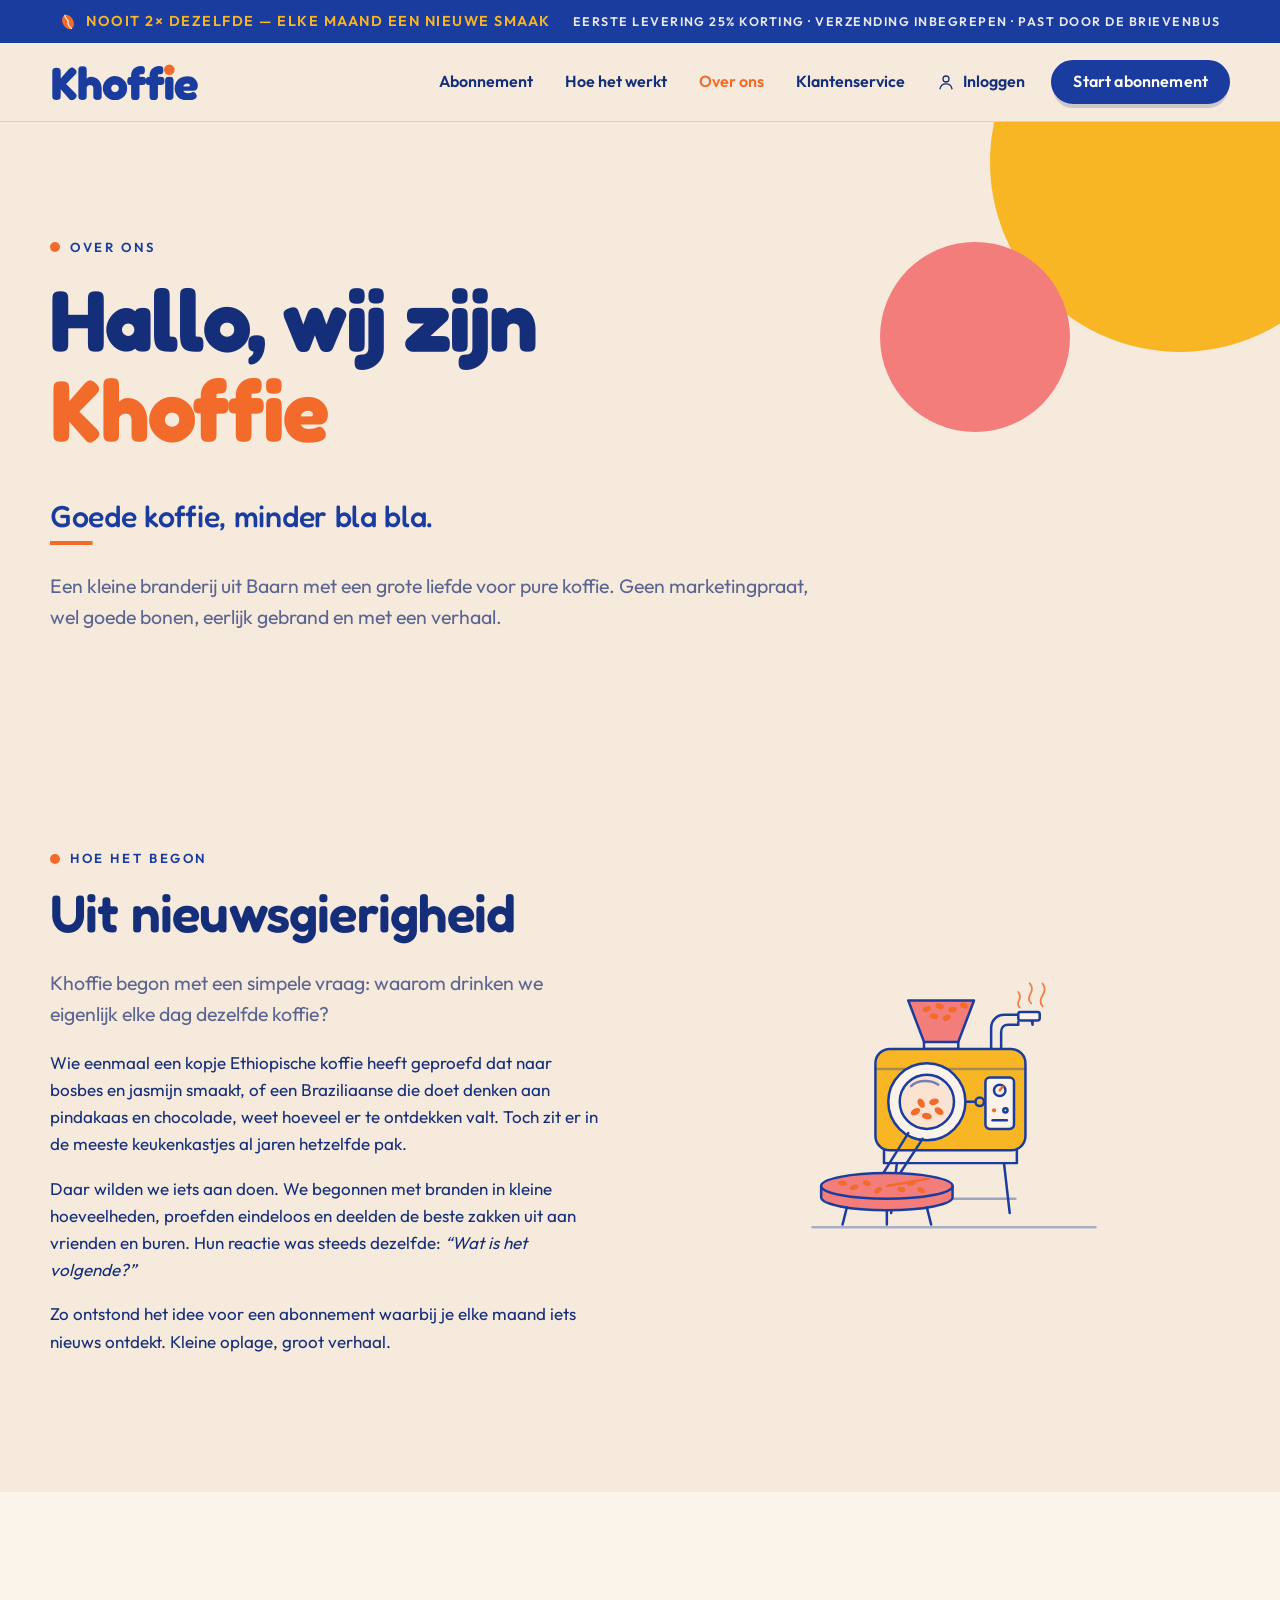
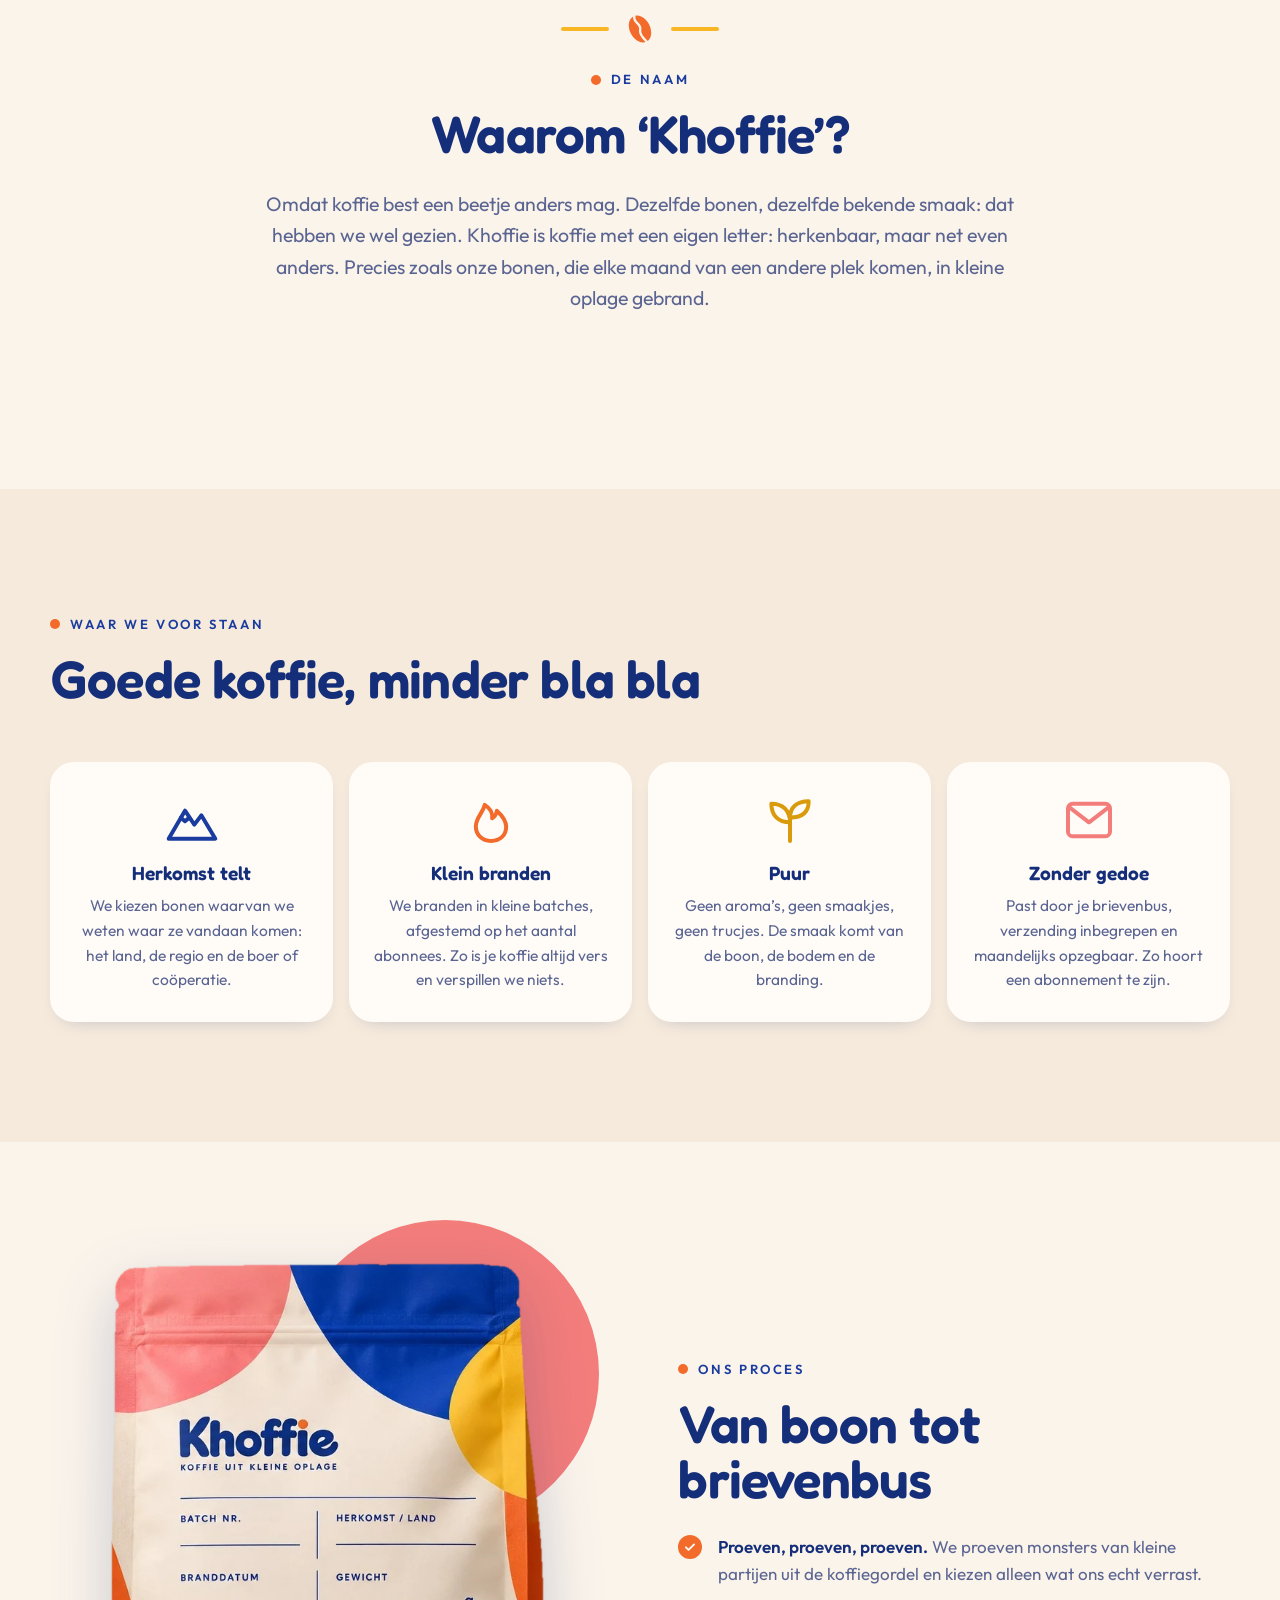
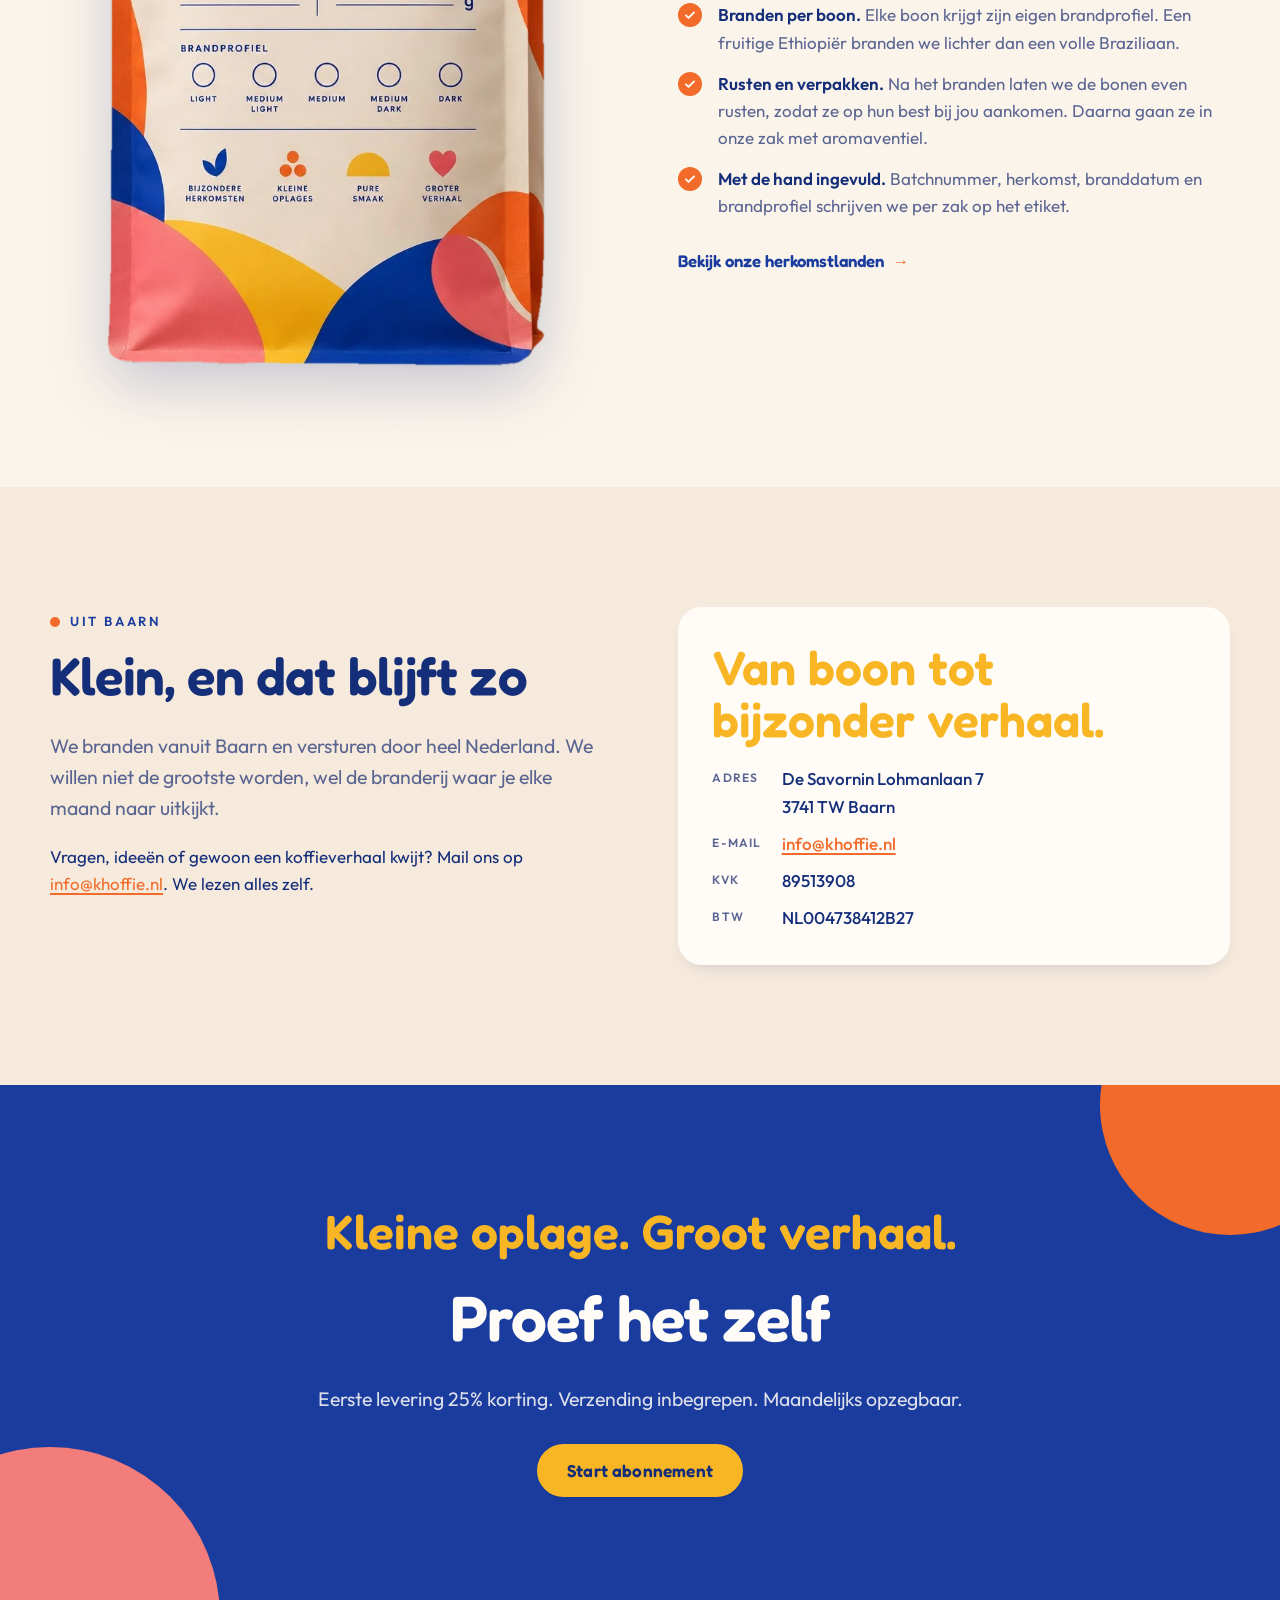
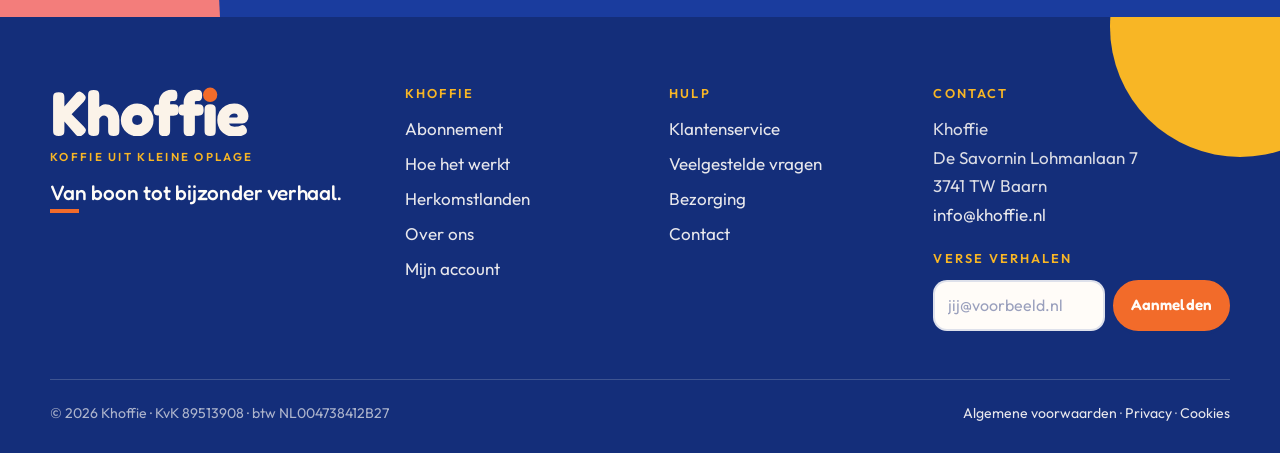
<file: over-ons.html>
<!doctype html>
<html lang="nl" class="no-js">
<head>
  <meta charset="utf-8">
  <meta name="viewport" content="width=device-width, initial-scale=1">
  <title>Over ons: kleine koffiebranderij uit Baarn | Khoffie</title>
  <meta name="description" content="Khoffie is een kleine koffiebranderij uit Baarn. We branden bijzondere bonen in kleine oplage en sturen ze vers naar je brievenbus. Lees ons verhaal.">
  <link rel="canonical" href="https://www.khoffie.nl/over-ons.html">
  <meta name="theme-color" content="#1a3c9e">
  <meta property="og:type" content="website">
  <meta property="og:site_name" content="Khoffie">
  <meta property="og:locale" content="nl_NL">
  <meta property="og:url" content="https://www.khoffie.nl/over-ons.html">
  <meta property="og:title" content="Over ons: kleine koffiebranderij uit Baarn — Khoffie">
  <meta property="og:description" content="Khoffie is een kleine koffiebranderij uit Baarn. We branden bijzondere bonen in kleine oplage en sturen ze vers naar je brievenbus. Lees ons verhaal.">
  <meta property="og:image" content="https://www.khoffie.nl/assets/img/khoffie-zakken.jpg">
  <meta property="og:image:width" content="1536">
  <meta property="og:image:height" content="1024">
  <meta property="og:image:alt" content="Voor- en achterkant van de kleurrijke Khoffie-koffiezak">
  <meta name="twitter:card" content="summary_large_image">
  <link rel="icon" type="image/svg+xml" href="assets/img/favicon.svg">
  <link rel="alternate icon" type="image/png" href="assets/img/favicon.png">
  <link rel="apple-touch-icon" href="assets/img/apple-touch-icon.png">
  <link rel="preload" href="assets/fonts/fredoka.woff2" as="font" type="font/woff2" crossorigin>
  <link rel="stylesheet" href="assets/css/fonts.css">
  <link rel="stylesheet" href="assets/css/style.css?v=4">
  <script type="application/ld+json">{"@context": "https://schema.org", "@type": "BreadcrumbList", "itemListElement": [{"@type": "ListItem", "position": 1, "name": "Home", "item": "https://www.khoffie.nl/"}, {"@type": "ListItem", "position": 2, "name": "Over ons", "item": "https://www.khoffie.nl/over-ons.html"}]}</script>
</head>
<body>
  <a class="visually-hidden" href="#main">Naar de inhoud</a>

  <div class="announce">
    <div class="announce__inner">
      <span class="announce__main"><img src="assets/img/khoffie-boon.svg" alt="" width="18" height="18">Nooit 2× dezelfde — elke maand een nieuwe smaak</span>
      <span class="announce__extra">Eerste levering 25% korting · Verzending inbegrepen · Past door de brievenbus</span>
    </div>
  </div>

  <header class="site-header">
    <div class="wrap">
      <a class="brand" href="index.html" aria-label="Khoffie — home">
        <img src="assets/img/khoffie-logo.svg" alt="Khoffie" width="144" height="36">
      </a>
      <button class="nav-toggle" aria-expanded="false" aria-controls="nav" aria-label="Menu"><svg aria-hidden="true"><use href="#i-menu"/></svg></button>
      <nav class="nav" id="nav" aria-label="Hoofdmenu">
        <a href="index.html#abonnement">Abonnement</a>
        <a href="hoe-het-werkt.html">Hoe het werkt</a>
        <a href="over-ons.html" aria-current="page">Over ons</a>
        <a href="klantenservice.html">Klantenservice</a>
        <a href="account.html" class="nav-account"><svg aria-hidden="true"><use href="#i-user"/></svg><span data-account-label>Inloggen</span></a>
        <a href="index.html#abonnement" class="btn">Start abonnement</a>
      </nav>
    </div>
  </header>

  <main id="main">
    <section class="page-hero">
      <div class="wrap">
        <span class="kicker">Over ons</span>
        <h1>Hallo, wij zijn<br><span class="accent">Khoffie</span></h1>
        <span class="script">Goede koffie, minder bla bla.</span>
        <p class="lead">Een kleine branderij uit Baarn met een grote liefde voor pure koffie. Geen marketingpraat, wel goede bonen, eerlijk gebrand en met een verhaal.</p>
      </div>
    </section>

    <section class="section">
      <div class="wrap split">
        <div class="reveal">
          <span class="kicker">Hoe het begon</span>
          <h2>Uit nieuwsgierigheid</h2>
          <p class="lead">Khoffie begon met een simpele vraag: waarom drinken we eigenlijk elke dag dezelfde koffie?</p>
          <p>Wie eenmaal een kopje Ethiopische koffie heeft geproefd dat naar bosbes en jasmijn smaakt, of een Braziliaanse die doet denken aan pindakaas en chocolade, weet hoeveel er te ontdekken valt. Toch zit er in de meeste keukenkastjes al jaren hetzelfde pak.</p>
          <p>Daar wilden we iets aan doen. We begonnen met branden in kleine hoeveelheden, proefden eindeloos en deelden de beste zakken uit aan vrienden en buren. Hun reactie was steeds dezelfde: <em>“Wat is het volgende?”</em></p>
          <p>Zo ontstond het idee voor een abonnement waarbij je elke maand iets nieuws ontdekt. Kleine oplage, groot verhaal.</p>
        </div>
        <div class="illustration reveal">
          <img src="assets/img/brander.svg" alt="Illustratie van een koffiebrander met een koelbak vol vers gebrande bonen" width="420" height="380" loading="lazy">
        </div>
      </div>
    </section>

    <section class="section section--alt">
      <div class="wrap">
        <div class="section-head center reveal">
          <div class="ornament"><img src="assets/img/khoffie-boon.svg" alt=""></div>
          <span class="kicker">De naam</span>
          <h2>Waarom ‘Khoffie’?</h2>
          <p class="lead">Omdat koffie best een beetje anders mag. Dezelfde bonen, dezelfde bekende smaak: dat hebben we wel gezien. Khoffie is koffie met een eigen letter: herkenbaar, maar net even anders. Precies zoals onze bonen, die elke maand van een andere plek komen, in kleine oplage gebrand.</p>
        </div>
      </div>
    </section>

    <section class="section">
      <div class="wrap">
        <div class="section-head reveal">
          <span class="kicker">Waar we voor staan</span>
          <h2>Goede koffie, minder bla bla</h2>
        </div>
        <div class="pillars reveal">
          <div class="pillar">
            <svg aria-hidden="true"><use href="#i-mountain"/></svg>
            <h3>Herkomst telt</h3>
            <p>We kiezen bonen waarvan we weten waar ze vandaan komen: het land, de regio en de boer of coöperatie.</p>
          </div>
          <div class="pillar">
            <svg aria-hidden="true"><use href="#i-flame"/></svg>
            <h3>Klein branden</h3>
            <p>We branden in kleine batches, afgestemd op het aantal abonnees. Zo is je koffie altijd vers en verspillen we niets.</p>
          </div>
          <div class="pillar">
            <svg aria-hidden="true"><use href="#i-leaf"/></svg>
            <h3>Puur</h3>
            <p>Geen aroma’s, geen smaakjes, geen trucjes. De smaak komt van de boon, de bodem en de branding.</p>
          </div>
          <div class="pillar">
            <svg aria-hidden="true"><use href="#i-mail"/></svg>
            <h3>Zonder gedoe</h3>
            <p>Past door je brievenbus, verzending inbegrepen en maandelijks opzegbaar. Zo hoort een abonnement te zijn.</p>
          </div>
        </div>
      </div>
    </section>

    <section class="section section--alt">
      <div class="wrap split">
        <div class="label-visual reveal">
          <img src="assets/img/khoffie-zak-achterkant.webp?v=2" alt="Achterkant van de Khoffie-zak met handgeschreven batchgegevens" width="606" height="969" loading="lazy">
        </div>
        <div class="reveal">
          <span class="kicker">Ons proces</span>
          <h2>Van boon tot brievenbus</h2>
          <ul class="check-list">
            <li><span><strong>Proeven, proeven, proeven.</strong> We proeven monsters van kleine partijen uit de koffiegordel en kiezen alleen wat ons echt verrast.</span></li>
            <li><span><strong>Branden per boon.</strong> Elke boon krijgt zijn eigen brandprofiel. Een fruitige Ethiopiër branden we lichter dan een volle Braziliaan.</span></li>
            <li><span><strong>Rusten en verpakken.</strong> Na het branden laten we de bonen even rusten, zodat ze op hun best bij jou aankomen. Daarna gaan ze in onze zak met aromaventiel.</span></li>
            <li><span><strong>Met de hand ingevuld.</strong> Batchnummer, herkomst, branddatum en brandprofiel schrijven we per zak op het etiket.</span></li>
          </ul>
          <a class="link-arrow" href="hoe-het-werkt.html#herkomst">Bekijk onze herkomstlanden</a>
        </div>
      </div>
    </section>

    <section class="section">
      <div class="wrap split" style="align-items:start">
        <div class="reveal">
          <span class="kicker">Uit Baarn</span>
          <h2>Klein, en dat blijft zo</h2>
          <p class="lead">We branden vanuit Baarn en versturen door heel Nederland. We willen niet de grootste worden, wel de branderij waar je elke maand naar uitkijkt.</p>
          <p>Vragen, ideeën of gewoon een koffieverhaal kwijt? Mail ons op <a href="mailto:info@khoffie.nl">info@khoffie.nl</a>. We lezen alles zelf.</p>
        </div>
        <div class="panel reveal">
          <p class="big-quote" style="font-size:clamp(2rem,4vw,3rem);margin-bottom:.4em">Van boon tot bijzonder verhaal.</p>
          <dl class="kv">
            <dt>Adres</dt><dd>De Savornin Lohmanlaan 7<br>3741 TW Baarn</dd>
            <dt>E-mail</dt><dd><a href="mailto:info@khoffie.nl">info@khoffie.nl</a></dd>
            <dt>KvK</dt><dd>89513908</dd>
            <dt>Btw</dt><dd>NL004738412B27</dd>
          </dl>
        </div>
      </div>
    </section>

    <section class="section cta-band">
      <div class="wrap">
        <p class="big-quote">Kleine oplage. Groot verhaal.</p>
        <h2 style="margin-top:.4em">Proef het zelf</h2>
        <p class="lead" style="margin:0 auto 30px">Eerste levering 25% korting. Verzending inbegrepen. Maandelijks opzegbaar.</p>
        <a class="btn" href="index.html#abonnement">Start abonnement</a>
      </div>
    </section>
  </main>

  <footer class="site-footer">
    <div class="wrap">
      <div class="footer-grid">
        <div>
          <img class="footer-logo" src="assets/img/khoffie-logo-licht.svg" alt="Khoffie — koffie uit kleine oplage" loading="lazy">
          <p class="footer-tagline">Koffie uit kleine oplage</p>
          <span class="script">Van boon tot bijzonder verhaal.</span>
          <!-- Social media: voeg hier later links toe, bijv.
          <div class="socials">
            <a href="https://instagram.com/..." aria-label="Instagram"><svg aria-hidden="true"><use href="#i-instagram"/></svg></a>
          </div> -->
        </div>
        <div>
          <h4>Khoffie</h4>
          <ul>
            <li><a href="index.html#abonnement">Abonnement</a></li>
            <li><a href="hoe-het-werkt.html">Hoe het werkt</a></li>
            <li><a href="hoe-het-werkt.html#herkomst">Herkomstlanden</a></li>
            <li><a href="over-ons.html">Over ons</a></li>
            <li><a href="account.html">Mijn account</a></li>
          </ul>
        </div>
        <div>
          <h4>Hulp</h4>
          <ul>
            <li><a href="klantenservice.html">Klantenservice</a></li>
            <li><a href="klantenservice.html#faq">Veelgestelde vragen</a></li>
            <li><a href="klantenservice.html#faq-bezorging">Bezorging</a></li>
            <li><a href="klantenservice.html#contact">Contact</a></li>
          </ul>
        </div>
        <div>
          <h4>Contact</h4>
          <address class="footer-address">
            Khoffie<br>
            De Savornin Lohmanlaan 7<br>
            3741 TW Baarn<br>
            <a href="mailto:info@khoffie.nl">info@khoffie.nl</a>
          </address>
          <h4 style="margin-top:22px">Verse verhalen</h4>
          <form class="newsletter" novalidate>
            <label class="visually-hidden" for="nl-email">E-mailadres</label>
            <input id="nl-email" type="email" placeholder="jij@voorbeeld.nl" autocomplete="email">
            <button class="btn btn--small" type="submit">Aanmelden</button>
          </form>
        </div>
      </div>
      <div class="footer-bottom">
        <span>© <span data-year>2026</span> Khoffie · KvK 89513908 · btw NL004738412B27</span>
        <span><a href="algemene-voorwaarden.html">Algemene voorwaarden</a> · <a href="privacy.html">Privacy</a> · <a href="cookies.html">Cookies</a></span>
      </div>
    </div>
  </footer>

  <script src="assets/js/main.js?v=2"></script>
</body>
</html>
</file>
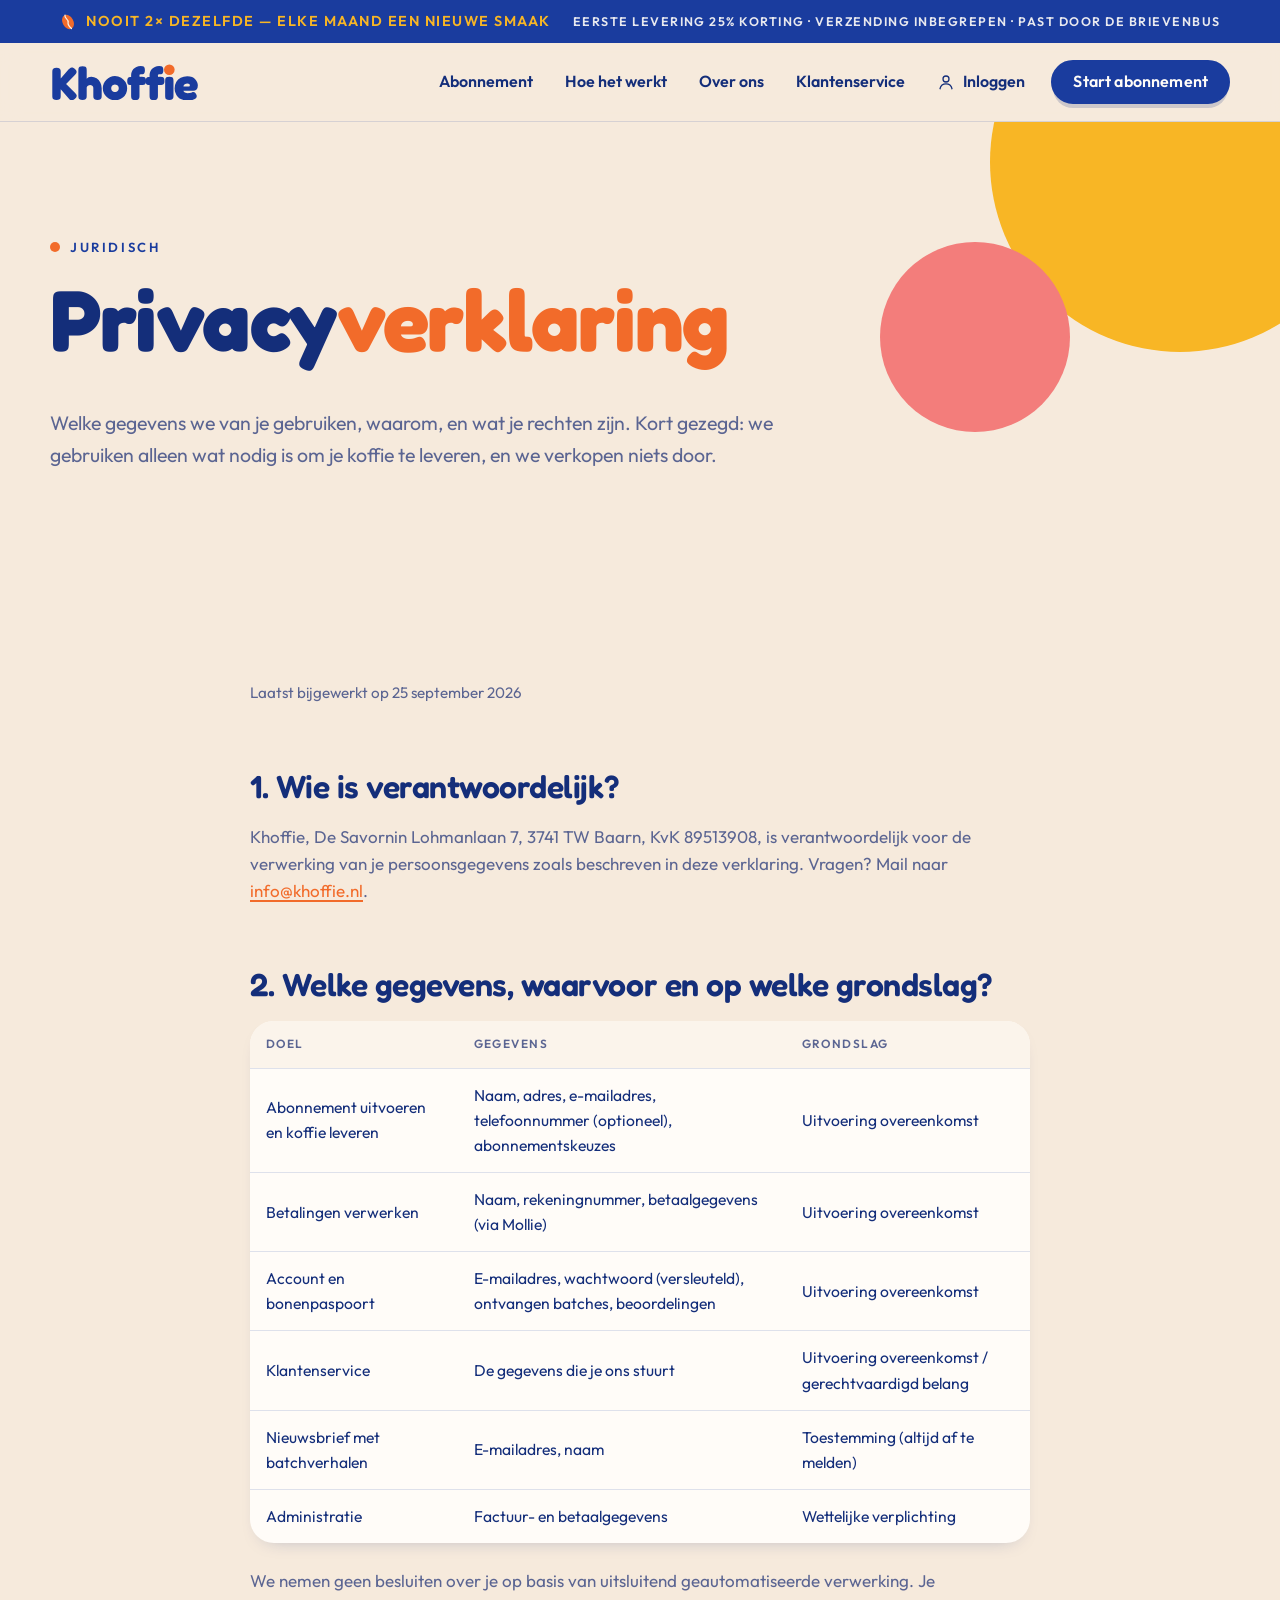
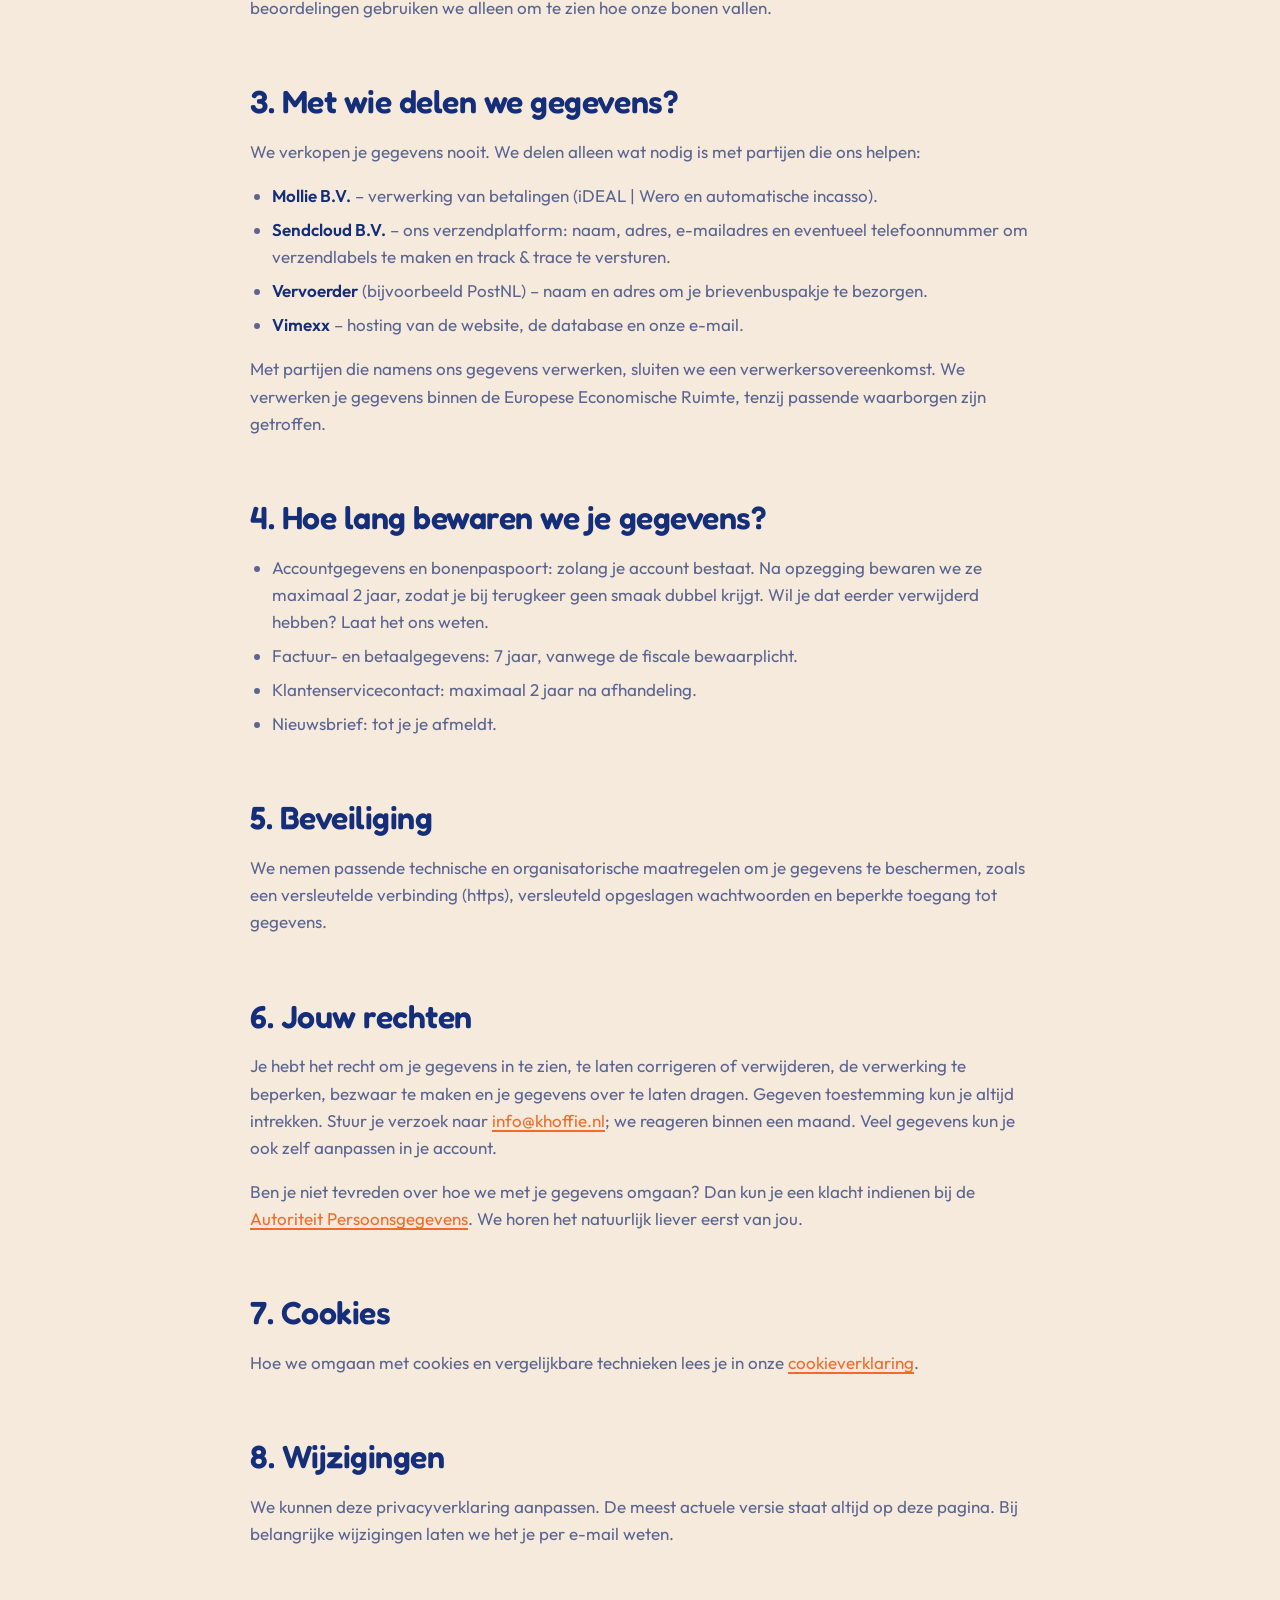
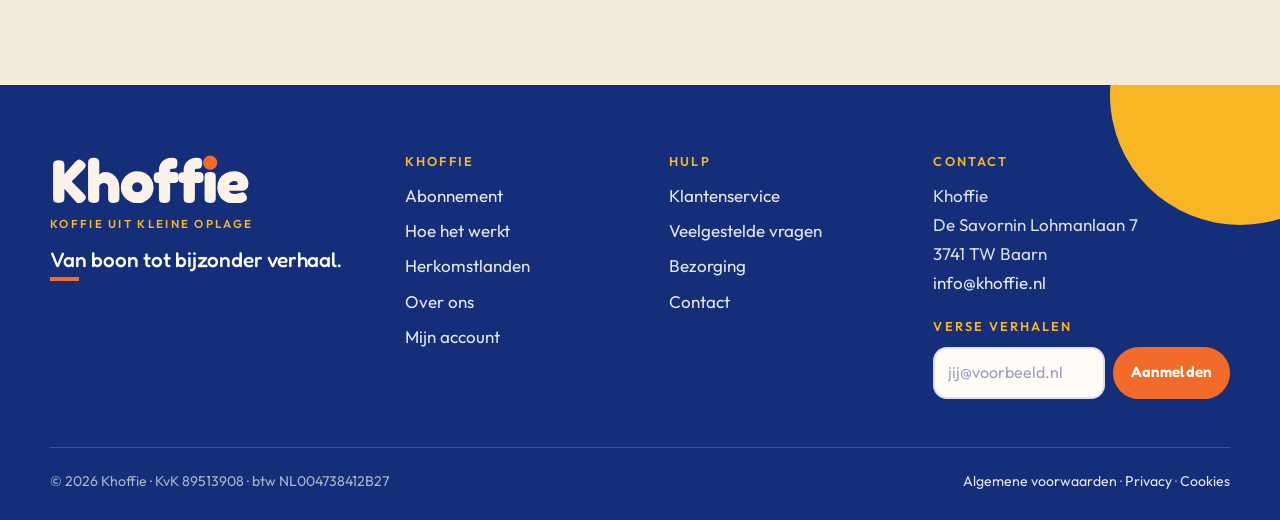
<file: privacy.html>
<!doctype html>
<html lang="nl" class="no-js">
<head>
  <meta charset="utf-8">
  <meta name="viewport" content="width=device-width, initial-scale=1">
  <title>Privacyverklaring | Khoffie</title>
  <meta name="description" content="Hoe Khoffie omgaat met je persoonsgegevens: welke gegevens we bewaren, waarom, hoe lang en wat je rechten zijn.">
  <link rel="canonical" href="https://www.khoffie.nl/privacy.html">
  <meta name="theme-color" content="#1a3c9e">
  <meta property="og:type" content="website">
  <meta property="og:site_name" content="Khoffie">
  <meta property="og:locale" content="nl_NL">
  <meta property="og:url" content="https://www.khoffie.nl/privacy.html">
  <meta property="og:title" content="Privacyverklaring — Khoffie">
  <meta property="og:description" content="Hoe Khoffie omgaat met je persoonsgegevens: welke gegevens we bewaren, waarom, hoe lang en wat je rechten zijn.">
  <meta property="og:image" content="https://www.khoffie.nl/assets/img/khoffie-zakken.jpg">
  <meta property="og:image:width" content="1536">
  <meta property="og:image:height" content="1024">
  <meta property="og:image:alt" content="Voor- en achterkant van de kleurrijke Khoffie-koffiezak">
  <meta name="twitter:card" content="summary_large_image">
  <link rel="icon" type="image/svg+xml" href="assets/img/favicon.svg">
  <link rel="alternate icon" type="image/png" href="assets/img/favicon.png">
  <link rel="apple-touch-icon" href="assets/img/apple-touch-icon.png">
  <link rel="preload" href="assets/fonts/fredoka.woff2" as="font" type="font/woff2" crossorigin>
  <link rel="stylesheet" href="assets/css/fonts.css">
  <link rel="stylesheet" href="assets/css/style.css?v=4">
</head>
<body>
  <a class="visually-hidden" href="#main">Naar de inhoud</a>

  <div class="announce">
    <div class="announce__inner">
      <span class="announce__main"><img src="assets/img/khoffie-boon.svg" alt="" width="18" height="18">Nooit 2× dezelfde — elke maand een nieuwe smaak</span>
      <span class="announce__extra">Eerste levering 25% korting · Verzending inbegrepen · Past door de brievenbus</span>
    </div>
  </div>

  <header class="site-header">
    <div class="wrap">
      <a class="brand" href="index.html" aria-label="Khoffie — home">
        <img src="assets/img/khoffie-logo.svg" alt="Khoffie" width="144" height="36">
      </a>
      <button class="nav-toggle" aria-expanded="false" aria-controls="nav" aria-label="Menu"><svg aria-hidden="true"><use href="#i-menu"/></svg></button>
      <nav class="nav" id="nav" aria-label="Hoofdmenu">
        <a href="index.html#abonnement">Abonnement</a>
        <a href="hoe-het-werkt.html">Hoe het werkt</a>
        <a href="over-ons.html">Over ons</a>
        <a href="klantenservice.html">Klantenservice</a>
        <a href="account.html" class="nav-account"><svg aria-hidden="true"><use href="#i-user"/></svg><span data-account-label>Inloggen</span></a>
        <a href="index.html#abonnement" class="btn">Start abonnement</a>
      </nav>
    </div>
  </header>

  <main id="main">
    <section class="page-hero">
      <div class="wrap">
        <span class="kicker">Juridisch</span>
        <h1>Privacy<span class="accent">verklaring</span></h1>
        <p class="lead">Welke gegevens we van je gebruiken, waarom, en wat je rechten zijn. Kort gezegd: we gebruiken alleen wat nodig is om je koffie te leveren, en we verkopen niets door.</p>
      </div>
    </section>

    <section class="section">
      <div class="wrap legal">
        <p class="meta">Laatst bijgewerkt op 25 september 2026</p>

        <h2>1. Wie is verantwoordelijk?</h2>
        <p>Khoffie, De Savornin Lohmanlaan 7, 3741 TW Baarn, KvK 89513908, is verantwoordelijk voor de verwerking van je persoonsgegevens zoals beschreven in deze verklaring. Vragen? Mail naar <a href="mailto:info@khoffie.nl">info@khoffie.nl</a>.</p>

        <h2>2. Welke gegevens, waarvoor en op welke grondslag?</h2>
        <div class="table-wrap">
          <table class="table">
            <thead><tr><th>Doel</th><th>Gegevens</th><th>Grondslag</th></tr></thead>
            <tbody>
              <tr><td>Abonnement uitvoeren en koffie leveren</td><td>Naam, adres, e-mailadres, telefoonnummer (optioneel), abonnementskeuzes</td><td>Uitvoering overeenkomst</td></tr>
              <tr><td>Betalingen verwerken</td><td>Naam, rekeningnummer, betaalgegevens (via Mollie)</td><td>Uitvoering overeenkomst</td></tr>
              <tr><td>Account en bonenpaspoort</td><td>E-mailadres, wachtwoord (versleuteld), ontvangen batches, beoordelingen</td><td>Uitvoering overeenkomst</td></tr>
              <tr><td>Klantenservice</td><td>De gegevens die je ons stuurt</td><td>Uitvoering overeenkomst / gerechtvaardigd belang</td></tr>
              <tr><td>Nieuwsbrief met batchverhalen</td><td>E-mailadres, naam</td><td>Toestemming (altijd af te melden)</td></tr>
              <tr><td>Administratie</td><td>Factuur- en betaalgegevens</td><td>Wettelijke verplichting</td></tr>
            </tbody>
          </table>
        </div>
        <p>We nemen geen besluiten over je op basis van uitsluitend geautomatiseerde verwerking. Je beoordelingen gebruiken we alleen om te zien hoe onze bonen vallen.</p>

        <h2>3. Met wie delen we gegevens?</h2>
        <p>We verkopen je gegevens nooit. We delen alleen wat nodig is met partijen die ons helpen:</p>
        <ul>
          <li><strong>Mollie B.V.</strong> – verwerking van betalingen (iDEAL | Wero en automatische incasso).</li>
          <li><strong>Sendcloud B.V.</strong> – ons verzendplatform: naam, adres, e-mailadres en eventueel telefoonnummer om verzendlabels te maken en track &amp; trace te versturen.</li>
          <li><strong>Vervoerder</strong> (bijvoorbeeld PostNL) – naam en adres om je brievenbuspakje te bezorgen.</li>
          <li><strong>Vimexx</strong> – hosting van de website, de database en onze e-mail.</li>
        </ul>
        <p>Met partijen die namens ons gegevens verwerken, sluiten we een verwerkersovereenkomst. We verwerken je gegevens binnen de Europese Economische Ruimte, tenzij passende waarborgen zijn getroffen.</p>

        <h2>4. Hoe lang bewaren we je gegevens?</h2>
        <ul>
          <li>Accountgegevens en bonenpaspoort: zolang je account bestaat. Na opzegging bewaren we ze maximaal 2 jaar, zodat je bij terugkeer geen smaak dubbel krijgt. Wil je dat eerder verwijderd hebben? Laat het ons weten.</li>
          <li>Factuur- en betaalgegevens: 7 jaar, vanwege de fiscale bewaarplicht.</li>
          <li>Klantenservicecontact: maximaal 2 jaar na afhandeling.</li>
          <li>Nieuwsbrief: tot je je afmeldt.</li>
        </ul>

        <h2>5. Beveiliging</h2>
        <p>We nemen passende technische en organisatorische maatregelen om je gegevens te beschermen, zoals een versleutelde verbinding (https), versleuteld opgeslagen wachtwoorden en beperkte toegang tot gegevens.</p>

        <h2>6. Jouw rechten</h2>
        <p>Je hebt het recht om je gegevens in te zien, te laten corrigeren of verwijderen, de verwerking te beperken, bezwaar te maken en je gegevens over te laten dragen. Gegeven toestemming kun je altijd intrekken. Stuur je verzoek naar <a href="mailto:info@khoffie.nl">info@khoffie.nl</a>; we reageren binnen een maand. Veel gegevens kun je ook zelf aanpassen in je account.</p>
        <p>Ben je niet tevreden over hoe we met je gegevens omgaan? Dan kun je een klacht indienen bij de <a href="https://autoriteitpersoonsgegevens.nl" rel="noopener" target="_blank">Autoriteit Persoonsgegevens</a>. We horen het natuurlijk liever eerst van jou.</p>

        <h2>7. Cookies</h2>
        <p>Hoe we omgaan met cookies en vergelijkbare technieken lees je in onze <a href="cookies.html">cookieverklaring</a>.</p>

        <h2>8. Wijzigingen</h2>
        <p>We kunnen deze privacyverklaring aanpassen. De meest actuele versie staat altijd op deze pagina. Bij belangrijke wijzigingen laten we het je per e-mail weten.</p>
      </div>
    </section>
  </main>

  <footer class="site-footer">
    <div class="wrap">
      <div class="footer-grid">
        <div>
          <img class="footer-logo" src="assets/img/khoffie-logo-licht.svg" alt="Khoffie — koffie uit kleine oplage" loading="lazy">
          <p class="footer-tagline">Koffie uit kleine oplage</p>
          <span class="script">Van boon tot bijzonder verhaal.</span>
          <!-- Social media: voeg hier later links toe, bijv.
          <div class="socials">
            <a href="https://instagram.com/..." aria-label="Instagram"><svg aria-hidden="true"><use href="#i-instagram"/></svg></a>
          </div> -->
        </div>
        <div>
          <h4>Khoffie</h4>
          <ul>
            <li><a href="index.html#abonnement">Abonnement</a></li>
            <li><a href="hoe-het-werkt.html">Hoe het werkt</a></li>
            <li><a href="hoe-het-werkt.html#herkomst">Herkomstlanden</a></li>
            <li><a href="over-ons.html">Over ons</a></li>
            <li><a href="account.html">Mijn account</a></li>
          </ul>
        </div>
        <div>
          <h4>Hulp</h4>
          <ul>
            <li><a href="klantenservice.html">Klantenservice</a></li>
            <li><a href="klantenservice.html#faq">Veelgestelde vragen</a></li>
            <li><a href="klantenservice.html#faq-bezorging">Bezorging</a></li>
            <li><a href="klantenservice.html#contact">Contact</a></li>
          </ul>
        </div>
        <div>
          <h4>Contact</h4>
          <address class="footer-address">
            Khoffie<br>
            De Savornin Lohmanlaan 7<br>
            3741 TW Baarn<br>
            <a href="mailto:info@khoffie.nl">info@khoffie.nl</a>
          </address>
          <h4 style="margin-top:22px">Verse verhalen</h4>
          <form class="newsletter" novalidate>
            <label class="visually-hidden" for="nl-email">E-mailadres</label>
            <input id="nl-email" type="email" placeholder="jij@voorbeeld.nl" autocomplete="email">
            <button class="btn btn--small" type="submit">Aanmelden</button>
          </form>
        </div>
      </div>
      <div class="footer-bottom">
        <span>© <span data-year>2026</span> Khoffie · KvK 89513908 · btw NL004738412B27</span>
        <span><a href="algemene-voorwaarden.html">Algemene voorwaarden</a> · <a href="privacy.html">Privacy</a> · <a href="cookies.html">Cookies</a></span>
      </div>
    </div>
  </footer>

  <script src="assets/js/main.js?v=2"></script>
</body>
</html>
</file>
<file: assets/css/fonts.css>
/* Zelf gehoste Google Fonts (latin subset, variabel): Fredoka en Outfit.
   Geen verbinding met Google nodig (AVG-vriendelijk). SIL Open Font License. */
@font-face {
  font-family: 'Fredoka';
  font-style: normal;
  font-weight: 400 700;
  font-display: swap;
  src: url('../fonts/fredoka.woff2') format('woff2');
  unicode-range: U+0000-00FF, U+0131, U+0152-0153, U+02BB-02BC, U+02C6, U+02DA, U+02DC, U+0304, U+0308, U+0329, U+2000-206F, U+20AC, U+2122, U+2191, U+2193, U+2212, U+2215, U+FEFF, U+FFFD;
}
@font-face {
  font-family: 'Outfit';
  font-style: normal;
  font-weight: 300 800;
  font-display: swap;
  src: url('../fonts/outfit.woff2') format('woff2');
  unicode-range: U+0000-00FF, U+0131, U+0152-0153, U+02BB-02BC, U+02C6, U+02DA, U+02DC, U+0304, U+0308, U+0329, U+2000-206F, U+20AC, U+2122, U+2191, U+2193, U+2212, U+2215, U+FEFF, U+FFFD;
}
</file>
<file: assets/css/style.css>
/* ==========================================================================
   Khoffie — koffie uit kleine oplage
   Look & feel van de koffiezak: warm crème, koningsblauw, oranje, geel en roze,
   ronde vormen en de ronde letter Fredoka.
   ========================================================================== */

:root {
  --bg: #f6eadc;
  --paper: #fbf4eb;
  --white: #fffcf8;
  --blue: #1a3c9e;
  --blue-2: #2a50c4;
  --navy: #142e7a;
  --blue-tint: #e6ebfa;
  --orange: #f26b2a;
  --orange-2: #ff8447;
  --yellow: #f8b625;
  --yellow-tint: #fdefc9;
  --pink: #f37d7b;
  --pink-tint: #fbd9d3;
  --text: #142e7a;
  --muted: #5b6592;
  --line: rgba(26, 60, 158, 0.14);
  --line-strong: rgba(26, 60, 158, 0.3);
  --ok: #2f8a57;
  --danger: #d4452f;

  --f-display: "Fredoka", "Nunito", "Arial Rounded MT Bold", sans-serif;
  --f-label: "Outfit", "Helvetica Neue", Arial, sans-serif;
  --f-body: "Outfit", "Helvetica Neue", Arial, sans-serif;

  --radius: 24px;
  --radius-sm: 14px;
  --wrap: 1180px;
  --gutter: clamp(16px, 4vw, 40px);
  --shadow: 0 18px 40px -22px rgba(20, 46, 122, 0.45);
  --shadow-sm: 0 8px 20px -14px rgba(20, 46, 122, 0.4);
}

*,
*::before,
*::after { box-sizing: border-box; }

html { scroll-behavior: smooth; -webkit-text-size-adjust: 100%; }
@media (prefers-reduced-motion: reduce) {
  html { scroll-behavior: auto; }
  *, *::before, *::after { animation: none !important; transition: none !important; }
}

body {
  margin: 0;
  background: var(--bg);
  color: var(--text);
  font-family: var(--f-body);
  font-size: 17px;
  line-height: 1.6;
  -webkit-font-smoothing: antialiased;
  overflow-x: hidden;
}

img { max-width: 100%; height: auto; display: block; }
[hidden] { display: none !important; }
main { overflow-x: clip; }
a { color: var(--orange); text-decoration-thickness: 2px; text-underline-offset: 3px; }
a:hover { color: var(--blue); }
:focus-visible { outline: 3px solid var(--orange); outline-offset: 3px; border-radius: 6px; }
strong { font-weight: 600; }

h1, h2, h3, h4 { margin: 0 0 0.5em; line-height: 1.05; font-weight: 600; color: var(--navy); }
h1, h2 { font-family: var(--f-display); letter-spacing: -0.015em; }
h1 { font-size: clamp(2.7rem, 7vw, 5.4rem); font-weight: 700; }
h2 { font-size: clamp(2rem, 4.4vw, 3.3rem); }
h3 { font-family: var(--f-display); font-size: 1.3rem; font-weight: 600; line-height: 1.2; }
p { margin: 0 0 1em; }

.wrap { width: min(100% - 2 * var(--gutter), var(--wrap)); margin-inline: auto; }
.section { padding: clamp(64px, 10vw, 120px) 0; position: relative; }
.section--alt { background: var(--paper); }
.section--line { border-top: 1px solid var(--line); }

.visually-hidden {
  position: absolute !important; width: 1px; height: 1px; overflow: hidden;
  clip: rect(0 0 0 0); white-space: nowrap;
}

/* Label zoals op de zak: blauwe kapitalen, ruim gespatieerd */
.kicker {
  display: inline-flex; align-items: center; gap: 10px;
  font-family: var(--f-label);
  text-transform: uppercase;
  letter-spacing: 0.2em;
  font-weight: 600;
  font-size: 0.82rem;
  color: var(--blue);
  margin-bottom: 1rem;
}
.kicker::before { content: ""; width: 10px; height: 10px; border-radius: 50%; background: var(--orange); flex-shrink: 0; }

/* "Goede koffie, minder bla bla." — ronde letter met het oranje streepje eronder */
.script {
  font-family: var(--f-display);
  font-weight: 500;
  color: var(--blue);
  letter-spacing: -0.01em;
  line-height: 1.2;
  display: inline-block;
  padding-bottom: 0.35em;
  background: linear-gradient(var(--orange), var(--orange)) left bottom / 1.4em 4px no-repeat;
}
.center .script, .script.center { background-position: center bottom; }
.lead { font-size: clamp(1.05rem, 1.6vw, 1.22rem); color: var(--muted); max-width: 60ch; }
.muted { color: var(--muted); }
.accent { color: var(--orange); }
.center { text-align: center; }
.center .lead { margin-inline: auto; }

.section-head { max-width: 760px; margin-bottom: clamp(36px, 5vw, 56px); }
.section-head.center { margin-inline: auto; }
.section-head .script { font-size: clamp(1.3rem, 2.4vw, 1.7rem); margin-top: -0.1em; }

/* Boontje tussen twee lijntjes */
.ornament { display: flex; align-items: center; justify-content: center; gap: 14px; margin: 0 auto 1.2rem; }
.ornament::before, .ornament::after { content: ""; height: 4px; width: 48px; border-radius: 4px; background: var(--yellow); }
.ornament img { width: 34px; height: auto; }
.section-head:not(.center) .ornament { justify-content: flex-start; }
.section-head:not(.center) .ornament::before { display: none; }

/* --------------------------------------------------------------------------
   Knoppen
   -------------------------------------------------------------------------- */
.btn {
  --bg: var(--blue);
  --fg: var(--white);
  display: inline-flex; align-items: center; justify-content: center; gap: 10px;
  padding: 15px 28px;
  border-radius: 999px;
  border: 2px solid var(--bg);
  background: var(--bg);
  color: var(--fg);
  font-family: var(--f-display);
  font-weight: 600;
  font-size: 1.08rem;
  letter-spacing: 0.01em;
  text-decoration: none;
  cursor: pointer;
  transition: transform 0.15s ease, background 0.15s ease, color 0.15s ease, border-color 0.15s, box-shadow 0.15s;
  line-height: 1.1;
  box-shadow: 0 6px 0 -2px rgba(20, 46, 122, 0.18);
}
.btn:hover { --bg: var(--orange); color: var(--fg); transform: translateY(-2px); }
.btn--ghost { background: transparent; color: var(--blue); border-color: var(--line-strong); box-shadow: none; }
.btn--ghost:hover { background: var(--white); border-color: var(--blue); color: var(--blue); }
.btn--small { padding: 10px 18px; font-size: 0.95rem; }
.btn--block { width: 100%; }
.btn--danger { --bg: transparent; color: var(--danger); border-color: rgba(212, 69, 47, 0.5); box-shadow: none; }
.btn--danger:hover { --bg: rgba(212, 69, 47, 0.08); color: var(--danger); }
.btn svg { width: 18px; height: 18px; }
.btn[disabled] { opacity: 0.55; cursor: not-allowed; transform: none; }

.link-arrow {
  font-family: var(--f-display); font-weight: 600; font-size: 1.05rem;
  text-decoration: none; display: inline-flex; gap: 8px; align-items: center; color: var(--blue);
}
.link-arrow::after { content: "→"; color: var(--orange); transition: transform 0.15s; }
.link-arrow:hover { color: var(--orange); }
.link-arrow:hover::after { transform: translateX(4px); }

/* --------------------------------------------------------------------------
   Header
   -------------------------------------------------------------------------- */
.announce {
  background: var(--blue);
  color: var(--white);
  font-family: var(--f-label);
  font-weight: 600;
  letter-spacing: 0.12em;
  text-transform: uppercase;
  font-size: 0.78rem;
  padding: 10px 16px;
}
.announce__inner { display: flex; justify-content: center; align-items: center; flex-wrap: wrap; gap: 4px 22px; text-align: center; }
.announce__main { display: inline-flex; align-items: center; gap: 9px; font-size: 0.9rem; color: var(--yellow); }
.announce__main img { width: 18px; height: auto; }
.announce__extra { opacity: 0.9; }
.announce a { color: inherit; }
@media (max-width: 720px) { .announce__extra { display: none; } .announce__main { font-size: 0.8rem; } }

.site-header {
  position: sticky; top: 0; z-index: 50;
  background: rgba(246, 234, 220, 0.92);
  backdrop-filter: blur(10px);
  -webkit-backdrop-filter: blur(10px);
  border-bottom: 1px solid var(--line);
}
.site-header .wrap { display: flex; align-items: center; gap: 24px; min-height: 78px; }
.brand { display: flex; align-items: center; flex-shrink: 0; }
.brand img { height: 36px; width: auto; }
.nav { display: flex; align-items: center; gap: 4px; margin-left: auto; }
.nav a {
  color: var(--navy);
  text-decoration: none;
  font-family: var(--f-label);
  font-weight: 600;
  font-size: 1rem;
  padding: 10px 14px;
  border-radius: 999px;
}
.nav a:hover { background: var(--white); color: var(--blue); }
.nav a[aria-current="page"] { color: var(--orange); }
.nav .nav-account { display: inline-flex; align-items: center; gap: 8px; }
.nav .nav-account svg { width: 18px; height: 18px; }
.nav .btn { margin-left: 8px; color: var(--white); padding: 11px 20px; font-size: 1rem; }
.nav .btn:hover { color: var(--white); background: var(--orange); }
.nav-toggle {
  display: none; margin-left: auto;
  background: var(--white); border: 2px solid var(--line-strong); color: var(--blue);
  border-radius: 999px; width: 48px; height: 48px; cursor: pointer;
  align-items: center; justify-content: center;
}
.nav-toggle svg { width: 22px; height: 22px; }

@media (max-width: 960px) {
  .nav-toggle { display: inline-flex; }
  .nav {
    position: fixed; inset: 78px 0 auto 0;
    flex-direction: column; align-items: stretch; gap: 0;
    background: var(--bg); border-bottom: 1px solid var(--line);
    padding: 12px var(--gutter) 24px;
    transform: translateY(-8px); opacity: 0; visibility: hidden;
    transition: opacity 0.2s, transform 0.2s, visibility 0.2s;
    box-shadow: var(--shadow);
  }
  .nav.is-open { transform: none; opacity: 1; visibility: visible; }
  .nav a { padding: 15px 6px; border-bottom: 1px solid var(--line); border-radius: 0; font-size: 1.1rem; }
  .nav a:hover { background: none; }
  .nav .btn { margin: 18px 0 0; border-radius: 999px; border-bottom: 2px solid var(--blue); }
}

/* --------------------------------------------------------------------------
   Vlakken zoals op de zak (ronde kleurvormen)
   -------------------------------------------------------------------------- */
.blob { position: absolute; border-radius: 50%; pointer-events: none; z-index: 0; }

/* --------------------------------------------------------------------------
   Hero
   -------------------------------------------------------------------------- */
.hero { position: relative; padding: clamp(40px, 6vw, 80px) 0 clamp(70px, 8vw, 110px); overflow: hidden; }
.hero::before {
  content: ""; position: absolute; width: 560px; height: 560px; right: -160px; top: -200px;
  background: var(--yellow); border-radius: 50%; z-index: 0;
}
.hero::after {
  content: ""; position: absolute; width: 420px; height: 420px; left: -220px; bottom: -260px;
  background: var(--pink); border-radius: 50%; z-index: 0;
}
.hero .wrap { display: grid; grid-template-columns: 1.1fr 0.9fr; gap: clamp(32px, 5vw, 72px); align-items: center; position: relative; z-index: 1; }
.hero-tags {
  display: flex; justify-content: space-between; gap: 16px;
  font-family: var(--f-label); font-weight: 600; letter-spacing: 0.2em; text-transform: uppercase;
  color: var(--blue); font-size: 0.8rem; line-height: 1.5; max-width: 520px; margin-bottom: 26px;
}
.hero h1 { margin-bottom: 0.2em; }
.hero h1 .line2 { color: var(--orange); display: block; }
.hero .script { font-size: clamp(1.5rem, 2.8vw, 2.1rem); margin: 0.1em 0 0.7em; }
.hero .lead { margin-bottom: 30px; }
.hero-cta { display: flex; flex-wrap: wrap; gap: 14px; margin-bottom: 34px; }
.usp-row {
  display: flex; flex-wrap: wrap; gap: 10px 24px; padding: 0; margin: 0; list-style: none;
  font-family: var(--f-label); font-weight: 600; font-size: 0.98rem; color: var(--navy);
}
.usp-row li { display: flex; align-items: center; gap: 8px; }
.usp-row svg { width: 20px; height: 20px; color: var(--orange); flex-shrink: 0; }

.hero-visual { position: relative; justify-self: center; width: min(100%, 390px); }
.hero-visual::before {
  content: ""; position: absolute; width: 78%; aspect-ratio: 1; left: -18%; top: 12%;
  background: var(--blue); border-radius: 50%; z-index: -1;
}
.hero-visual::after {
  content: ""; position: absolute; width: 46%; aspect-ratio: 1; right: -16%; bottom: 10%;
  background: var(--orange); border-radius: 50%; z-index: -1;
}
/* Koffiezak: eerst de foto, daarna (met WebGL) een draaiend 3D-model op dezelfde plek */
.zak3d { position: relative; }
.zak3d::after {                 /* schaduw op de grond */
  content: ""; position: absolute; left: 12%; right: 12%; bottom: -2.5%; height: 6%;
  background: radial-gradient(closest-side, rgba(20, 46, 122, 0.3), transparent);
  border-radius: 50%; z-index: -1;
}
.hero-visual .bag { width: 100%; filter: drop-shadow(0 22px 30px rgba(20, 46, 122, 0.22)); }
.zak3d-canvas {
  position: absolute; left: -15%; top: -4%; width: 130%; height: 108%;
  cursor: grab; touch-action: pan-y;
  opacity: 0; transition: opacity .5s ease;
}
.zak3d-canvas:active { cursor: grabbing; }
.zak3d.is-3d .zak3d-canvas { opacity: 1; }
.zak3d.is-3d .bag { visibility: hidden; }
.hero-visual .note {
  position: absolute; left: -64px; bottom: -4%;
  background: var(--yellow); color: var(--navy);
  padding: 20px 24px 22px; border-radius: 22px; width: 250px;
  box-shadow: var(--shadow);
  transform: rotate(-5deg);
  display: grid; gap: 2px;
  animation: note-in 0.8s cubic-bezier(.2,.8,.2,1.2) 0.3s both;
}
.note-kicker {
  display: inline-flex; align-items: center; gap: 8px;
  font-family: var(--f-label); font-weight: 700; text-transform: uppercase; letter-spacing: 0.18em; font-size: 0.75rem;
}
.note-title { font-family: var(--f-display); font-weight: 700; font-size: 2.2rem; line-height: 1; letter-spacing: -0.01em; }
.note-text { font-family: var(--f-body); font-weight: 500; font-size: 1.02rem; line-height: 1.3; margin-top: 6px; }
.pulse { width: 10px; height: 10px; border-radius: 50%; background: var(--orange); position: relative; }
.pulse::after { content: ""; position: absolute; inset: -5px; border-radius: 50%; border: 2px solid var(--orange); animation: pulse 1.8s ease-out infinite; }
@keyframes pulse { from { transform: scale(0.6); opacity: 1; } to { transform: scale(1.6); opacity: 0; } }
@keyframes note-in { from { opacity: 0; transform: rotate(-12deg) scale(0.8); } to { opacity: 1; transform: rotate(-5deg) scale(1); } }

@media (max-width: 900px) {
  .hero .wrap { grid-template-columns: 1fr; }
  .hero::before { width: 380px; height: 380px; right: -180px; top: auto; bottom: 120px; }
  .hero-visual { width: min(76%, 360px); margin-top: 16px; }
  .hero-visual .note { left: -40px; width: 220px; }
}
@media (max-width: 520px) {
  .hero-tags { font-size: 0.7rem; }
  .hero-visual .note { left: -14px; width: 200px; padding: 16px 18px; }
  .note-title { font-size: 1.8rem; }
}

/* Page hero (subpagina's) */
.page-hero { padding: clamp(56px, 9vw, 110px) 0 clamp(44px, 6vw, 72px); position: relative; overflow: hidden; }
.page-hero::before {
  content: ""; position: absolute; width: 380px; height: 380px; right: -90px; top: -150px;
  background: var(--yellow); border-radius: 50%;
}
.page-hero::after {
  content: ""; position: absolute; width: 190px; height: 190px; right: 210px; top: 120px;
  background: var(--pink); border-radius: 50%;
}
.page-hero .wrap { position: relative; z-index: 1; }
.page-hero .script { font-size: clamp(1.4rem, 2.6vw, 1.9rem); display: inline-block; margin-bottom: 0.8em; }
@media (max-width: 720px) {
  .page-hero::before { width: 240px; height: 240px; right: -120px; top: -110px; }
  .page-hero::after { width: 110px; height: 110px; right: -30px; top: 110px; }
}

/* --------------------------------------------------------------------------
   Marquee
   -------------------------------------------------------------------------- */
.marquee {
  background: var(--blue); color: var(--white);
  overflow: hidden; white-space: nowrap;
  transform: rotate(-1.5deg); margin: -12px -20px 0; position: relative; z-index: 2;
}
.marquee__track { display: inline-flex; animation: marquee 38s linear infinite; }
.marquee span {
  font-family: var(--f-display); font-weight: 600; font-size: clamp(1.2rem, 2.4vw, 1.7rem);
  padding: 14px 22px; display: inline-flex; align-items: center; gap: 44px;
}
.marquee span::after { content: ""; width: 14px; height: 14px; border-radius: 50%; background: var(--yellow); }
.marquee span:nth-child(3n+2)::after { background: var(--orange); }
.marquee span:nth-child(3n)::after { background: var(--pink); }
@keyframes marquee { to { transform: translateX(-50%); } }

/* --------------------------------------------------------------------------
   Stappen
   -------------------------------------------------------------------------- */
.steps { display: grid; grid-template-columns: repeat(4, 1fr); gap: 20px; counter-reset: step; padding: 0; margin: 0; list-style: none; }
.step {
  position: relative; padding: 30px 24px 26px;
  border-radius: var(--radius); background: var(--white); box-shadow: var(--shadow-sm);
}
.step::before {
  counter-increment: step; content: counter(step);
  font-family: var(--f-display); font-weight: 700; font-size: 1.6rem; line-height: 1; color: var(--white);
  display: grid; place-items: center; width: 54px; height: 54px; border-radius: 50%; background: var(--blue);
  margin-bottom: 18px;
}
.step:nth-child(2)::before { background: var(--orange); }
.step:nth-child(3)::before { background: var(--yellow); color: var(--navy); }
.step:nth-child(4)::before { background: var(--pink); }
.step h3 { margin-bottom: 8px; }
.step p { color: var(--muted); margin: 0; font-size: 1rem; }
@media (max-width: 900px) { .steps { grid-template-columns: repeat(2, 1fr); } }
@media (max-width: 540px) { .steps { grid-template-columns: 1fr; } }

/* --------------------------------------------------------------------------
   Pijlers (zoals de vier iconen op de zak)
   -------------------------------------------------------------------------- */
.split { display: grid; grid-template-columns: 1fr 1fr; gap: clamp(32px, 6vw, 80px); align-items: center; }
.split > * { min-width: 0; }
@media (max-width: 900px) { .split { grid-template-columns: 1fr; } }

.pillars { display: grid; grid-template-columns: repeat(4, 1fr); gap: 16px; }
.pillar { padding: 30px 22px; text-align: center; background: var(--white); border-radius: var(--radius); box-shadow: var(--shadow-sm); }
.pillar svg { width: 56px; height: 56px; margin: 0 auto 14px; display: block; color: var(--blue); }
.pillar:nth-child(2) svg { color: var(--orange); }
.pillar:nth-child(3) svg { color: #d99a0c; }
.pillar:nth-child(4) svg { color: var(--pink); }
.pillar h3 { margin-bottom: 8px; font-size: 1.2rem; }
.pillar p { margin: 0; font-size: 0.97rem; color: var(--muted); }
@media (max-width: 900px) { .pillars { grid-template-columns: repeat(2, 1fr); } }
@media (max-width: 480px) { .pillars { grid-template-columns: 1fr; } }

.check-list { list-style: none; padding: 0; margin: 0 0 1.6em; display: grid; gap: 14px; }
.check-list li { display: grid; grid-template-columns: 28px 1fr; gap: 12px; color: var(--muted); }
.check-list li::before {
  content: ""; width: 24px; height: 24px; margin-top: 2px; border-radius: 50%;
  background: var(--orange) url("data:image/svg+xml;utf8,<svg xmlns='http://www.w3.org/2000/svg' viewBox='0 0 24 24' fill='none' stroke='%23fffcf8' stroke-width='3.2' stroke-linecap='round' stroke-linejoin='round'><path d='M5 12.5l4.5 4.5L19 7.5'/></svg>") center / 14px no-repeat;
}
.check-list strong { color: var(--navy); }

.compare { width: 100%; border-collapse: collapse; font-size: 0.98rem; }
.compare th, .compare td { padding: 14px 12px; border-bottom: 1px solid var(--line); text-align: left; vertical-align: top; }
.compare thead th { font-family: var(--f-label); text-transform: uppercase; letter-spacing: 0.12em; font-size: 0.78rem; color: var(--muted); font-weight: 600; }
.compare thead th:nth-child(2) { color: var(--orange); }
.compare tbody th { font-weight: 600; }
.compare td:nth-child(2) { color: var(--navy); font-weight: 500; }
.compare td:nth-child(3) { color: var(--muted); }
.compare-card { background: var(--white); border-radius: var(--radius); padding: clamp(18px, 3vw, 30px); overflow-x: auto; box-shadow: var(--shadow-sm); }

/* --------------------------------------------------------------------------
   Label-uitleg (achterkant zak)
   -------------------------------------------------------------------------- */
.label-visual { position: relative; max-width: 440px; margin-inline: auto; }
.label-visual::before {
  content: ""; position: absolute; width: 70%; aspect-ratio: 1; right: -12%; top: -6%;
  background: var(--pink); border-radius: 50%; z-index: 0;
}
.label-visual img { position: relative; z-index: 1; filter: drop-shadow(0 22px 30px rgba(20, 46, 122, 0.22)); }
.label-points { list-style: none; padding: 0; margin: 0; display: grid; gap: 22px; counter-reset: lp; }
.label-points li { display: grid; grid-template-columns: 46px 1fr; gap: 16px; }
.label-points li::before {
  counter-increment: lp; content: counter(lp);
  width: 46px; height: 46px; border-radius: 50%; background: var(--orange); color: var(--white);
  display: grid; place-items: center; font-family: var(--f-display); font-weight: 700; font-size: 1.2rem;
}
.label-points h3 { margin-bottom: 4px; }
.label-points p { margin: 0; color: var(--muted); }

.roast-scale { display: flex; gap: 10px; align-items: flex-start; }
.roast-scale span {
  display: grid; justify-items: center; gap: 6px; font-family: var(--f-label); font-weight: 600; font-size: 0.68rem;
  letter-spacing: 0.08em; text-transform: uppercase; color: var(--muted); text-align: center; width: 52px; line-height: 1.15;
}
.roast-scale span::before { content: ""; width: 28px; height: 28px; border-radius: 50%; border: 2px solid var(--blue); }
.roast-scale span.on::before { background: var(--orange); border-color: var(--orange); }
.roast-scale span.on { color: var(--navy); }

/* --------------------------------------------------------------------------
   Configurator
   -------------------------------------------------------------------------- */
.config > * { min-width: 0; }
.config { display: grid; grid-template-columns: 1fr 380px; gap: clamp(24px, 4vw, 48px); align-items: start; }
@media (max-width: 980px) { .config { grid-template-columns: 1fr; } }

.config-step { border: 0; border-radius: var(--radius); padding: clamp(20px, 3vw, 32px); margin: 0 0 20px; background: var(--white); min-width: 0; box-shadow: var(--shadow-sm); }
.config-step legend, .config-step > h3 {
  float: left; width: 100%; padding: 0; margin-bottom: 20px;
  display: flex; align-items: center; gap: 14px;
  font-family: var(--f-display); font-weight: 600; font-size: 1.45rem; color: var(--navy);
}
.config-step legend + *, .config-step > h3 + * { clear: both; }
.config-step legend .num, .config-step > h3 .num {
  font-family: var(--f-display); font-weight: 700; font-size: 1rem; color: var(--white);
  width: 38px; height: 38px; border-radius: 50%; background: var(--blue); display: grid; place-items: center; flex-shrink: 0;
}
.config-step:nth-of-type(2) legend .num { background: var(--orange); }
.config-step:nth-of-type(3) legend .num { background: var(--yellow); color: var(--navy); }
.config-step:nth-of-type(4) legend .num { background: var(--pink); }
.config-step .hint { margin: -8px 0 18px; color: var(--muted); font-size: 0.97rem; clear: both; }

.options { display: grid; gap: 12px; }
.options--3 { grid-template-columns: repeat(3, 1fr); }
.options--2 { grid-template-columns: repeat(2, 1fr); }
.options--5 { grid-template-columns: repeat(5, 1fr); }
@media (max-width: 720px) { .options--3, .options--5 { grid-template-columns: 1fr 1fr; } }
@media (max-width: 420px) { .options--3, .options--2 { grid-template-columns: 1fr; } }

.option { position: relative; display: block; cursor: pointer; }
.option input { position: absolute; opacity: 0; inset: 0; cursor: pointer; margin: 0; }
.option .card {
  height: 100%;
  border: 2px solid var(--line); border-radius: 18px; padding: 18px 16px; background: var(--paper);
  display: flex; flex-direction: column; gap: 4px; transition: border-color 0.15s, background 0.15s, transform 0.15s;
  position: relative;
}
.option .card::after {
  content: ""; position: absolute; top: 16px; right: 16px; width: 20px; height: 20px; border-radius: 50%;
  border: 2px solid var(--line-strong); background: var(--white);
}
.option:hover .card { border-color: var(--line-strong); transform: translateY(-1px); }
.option input:checked + .card { border-color: var(--blue); background: var(--blue-tint); }
.option input:checked + .card::after { border-color: var(--blue); background: var(--blue); box-shadow: inset 0 0 0 4px var(--white); }
.option input:focus-visible + .card { outline: 3px solid var(--orange); outline-offset: 3px; }
.option .title { font-family: var(--f-display); font-weight: 700; font-size: 1.6rem; line-height: 1.05; color: var(--navy); padding-right: 28px; }
.option .title.small { font-weight: 600; font-size: 1.12rem; }
.option .sub { color: var(--muted); font-size: 0.93rem; line-height: 1.4; }
.option .price { margin-top: auto; padding-top: 10px; font-family: var(--f-display); font-weight: 600; font-size: 1.15rem; color: var(--orange); }
.option .badge {
  position: absolute; top: -12px; left: 14px;
  background: var(--orange); color: var(--white); font-family: var(--f-label); font-weight: 700;
  font-size: 0.7rem; letter-spacing: 0.12em; text-transform: uppercase; padding: 4px 10px; border-radius: 999px;
}
.option--roast .card { align-items: center; text-align: center; padding: 18px 8px 14px; }
.option--roast .card::after { display: none; }
.option--roast .dot { width: 30px; height: 30px; border-radius: 50%; border: 2px solid var(--blue); margin-bottom: 6px; background: var(--white); }
.option--roast input:checked + .card .dot { background: var(--orange); border-color: var(--orange); }
.option--roast .title.small { padding-right: 0; font-size: 1rem; }

/* formulier */
.field-grid { display: grid; grid-template-columns: repeat(6, 1fr); gap: 14px; }
.field { display: grid; gap: 6px; grid-column: span 6; min-width: 0; }
.field.half { grid-column: span 3; }
.field.third { grid-column: span 2; }
.field.twothird { grid-column: span 4; }
@media (max-width: 560px) { .field.half, .field.third, .field.twothird { grid-column: span 6; } .field.third.keep { grid-column: span 3; } }
label.lbl, .lbl {
  font-family: var(--f-label); font-weight: 600; text-transform: uppercase; letter-spacing: 0.12em; font-size: 0.78rem; color: var(--blue);
}
input[type="text"], input[type="email"], input[type="tel"], input[type="password"], input[type="search"], input[type="date"], select, textarea {
  width: 100%;
  background: var(--paper);
  border: 2px solid var(--line);
  color: var(--navy);
  border-radius: 14px;
  padding: 13px 15px;
  font: inherit;
  font-size: 1rem;
  transition: border-color 0.15s, background 0.15s;
}
select { appearance: none; background-image: url("data:image/svg+xml;utf8,<svg xmlns='http://www.w3.org/2000/svg' viewBox='0 0 24 24' fill='none' stroke='%23f26b2a' stroke-width='2.5'><path d='M6 9l6 6 6-6'/></svg>"); background-repeat: no-repeat; background-position: right 12px center; background-size: 18px; padding-right: 40px; }
textarea { min-height: 140px; resize: vertical; }
input:focus, select:focus, textarea:focus { border-color: var(--blue); background-color: var(--white); outline: none; }
input::placeholder, textarea::placeholder { color: #9aa0bd; }
.field.invalid input, .field.invalid select, .field.invalid textarea { border-color: var(--danger); }
.field .err { color: var(--danger); font-size: 0.87rem; display: none; }
.field.invalid .err { display: block; }
.checkbox { display: flex; gap: 12px; align-items: flex-start; cursor: pointer; font-size: 0.97rem; color: var(--muted); }
.checkbox input { width: 20px; height: 20px; accent-color: var(--blue); margin-top: 3px; flex-shrink: 0; }

.pay-methods { display: grid; grid-template-columns: repeat(3, 1fr); gap: 10px; }
@media (max-width: 560px) { .pay-methods { grid-template-columns: 1fr; } }

/* samenvatting: blauw vlak, zoals de bovenkant van de zak */
.summary {
  position: sticky; top: 100px;
  background: var(--blue); color: var(--white);
  border-radius: var(--radius); padding: 30px 26px;
  box-shadow: var(--shadow);
  overflow: hidden;
}
.summary::before {
  content: ""; position: absolute; width: 130px; height: 130px; right: -58px; top: -64px;
  background: var(--yellow); border-radius: 50%;
}
.summary > * { position: relative; }
.summary h3 { font-family: var(--f-display); font-weight: 700; font-size: 1.9rem; color: var(--white); margin-bottom: 6px; }
.summary .script { font-size: 1.15rem; color: var(--white); display: inline-block; margin-bottom: 18px; background-image: linear-gradient(var(--yellow), var(--yellow)); }
.summary dl { margin: 0 0 18px; display: grid; grid-template-columns: auto 1fr; gap: 10px 16px; font-size: 0.98rem; }
.summary dt { font-family: var(--f-label); text-transform: uppercase; letter-spacing: 0.12em; font-weight: 600; font-size: 0.75rem; color: rgba(255, 252, 248, 0.7); padding-top: 3px; }
.summary dd { margin: 0; text-align: right; font-weight: 600; }
.summary .rule { border: 0; border-top: 2px dashed rgba(255, 252, 248, 0.3); margin: 16px 0; }
.summary .total { display: flex; justify-content: space-between; align-items: baseline; }
.summary .total .lbl { color: rgba(255, 252, 248, 0.75) !important; }
.summary .total .amount { font-family: var(--f-display); font-weight: 700; font-size: 2.5rem; line-height: 1; color: var(--yellow); }
.summary .discount { color: var(--yellow); font-weight: 700; }
.summary .fine { font-size: 0.87rem; color: rgba(255, 252, 248, 0.78); margin: 12px 0 18px; line-height: 1.45; }
.summary .fine strong { color: var(--white); }
.summary .btn { --bg: var(--orange); --fg: var(--white); color: var(--white); box-shadow: 0 6px 0 -2px rgba(0, 0, 0, 0.18); }
.summary .btn:hover { --bg: var(--orange-2); color: var(--white); }
.summary .guarantees { list-style: none; margin: 18px 0 0; padding: 0; display: grid; gap: 8px; font-size: 0.93rem; }
.summary .guarantees li { display: flex; gap: 8px; align-items: center; }
.summary .guarantees svg { width: 18px; height: 18px; color: var(--yellow); flex-shrink: 0; }
@media (max-width: 980px) { .summary { position: static; } }

.success {
  display: none; text-align: center; padding: clamp(32px, 6vw, 64px) clamp(20px, 4vw, 48px);
  border-radius: var(--radius); background: var(--white); box-shadow: var(--shadow);
}
.success.is-visible { display: block; }
.success .big-check {
  width: 88px; height: 88px; border-radius: 50%; background: var(--orange); color: var(--white);
  display: grid; place-items: center; margin: 0 auto 20px;
}
.success .big-check svg { width: 44px; height: 44px; }

.demo-note {
  font-size: 0.87rem; color: var(--muted); border: 2px dashed var(--line-strong); border-radius: 14px; padding: 10px 14px; margin-top: 14px;
}

/* --------------------------------------------------------------------------
   Koffiejaar (herkomsten)
   -------------------------------------------------------------------------- */
.origins { display: grid; grid-template-columns: repeat(auto-fill, minmax(200px, 1fr)); gap: 16px; }
.origin {
  border-radius: var(--radius); padding: 22px; background: var(--white); box-shadow: var(--shadow-sm);
  display: flex; flex-direction: column; gap: 6px; position: relative; overflow: hidden;
  border-top: 8px solid var(--blue);
}
.origin:nth-child(2) { border-top-color: var(--orange); }
.origin:nth-child(3) { border-top-color: var(--yellow); }
.origin:nth-child(4) { border-top-color: var(--pink); }
.origin .month { font-family: var(--f-label); text-transform: uppercase; letter-spacing: 0.18em; font-size: 0.75rem; color: var(--orange); font-weight: 700; }
.origin .country { font-family: var(--f-display); font-weight: 700; font-size: 1.7rem; line-height: 1.05; color: var(--navy); }
.origin .notes { color: var(--muted); font-size: 0.95rem; }
.origin .mini-roast { display: flex; gap: 4px; margin-top: 8px; }
.origin .mini-roast i { width: 11px; height: 11px; border-radius: 50%; border: 2px solid var(--blue); }
.origin .mini-roast i.on { background: var(--orange); border-color: var(--orange); }
.origin--mystery { border: 3px dashed var(--orange); background: transparent; box-shadow: none; justify-content: center; align-items: center; text-align: center; min-height: 150px; }
.origin--mystery .country { color: var(--orange); font-size: 3rem; }

/* --------------------------------------------------------------------------
   FAQ
   -------------------------------------------------------------------------- */
.faq { display: grid; gap: 12px; }
.faq details { border-radius: 18px; background: var(--white); box-shadow: var(--shadow-sm); transition: box-shadow 0.15s; }
.faq details[open] { box-shadow: var(--shadow); }
.faq summary {
  list-style: none; cursor: pointer; padding: 20px 60px 20px 22px; position: relative;
  font-family: var(--f-display); font-weight: 600; font-size: 1.15rem; line-height: 1.3; color: var(--navy);
}
.faq summary::-webkit-details-marker { display: none; }
.faq summary::after {
  content: "+"; position: absolute; right: 18px; top: 50%; transform: translateY(-50%);
  width: 30px; height: 30px; border-radius: 50%; background: var(--yellow); color: var(--navy);
  display: grid; place-items: center; font-family: var(--f-display); font-weight: 700; font-size: 1.2rem; line-height: 1;
}
.faq details[open] summary::after { content: "–"; background: var(--orange); color: var(--white); }
.faq .answer { padding: 0 22px 20px; color: var(--muted); }
.faq .answer p:last-child { margin: 0; }
.faq .answer strong { color: var(--navy); }

.faq-layout { display: grid; grid-template-columns: 240px 1fr; gap: 40px; align-items: start; }
.faq-cats { position: sticky; top: 100px; display: grid; gap: 6px; }
.faq-cats button {
  text-align: left; background: none; border: 0; color: var(--navy); cursor: pointer;
  font-family: var(--f-label); font-weight: 600; font-size: 1rem;
  padding: 10px 16px; border-radius: 999px;
}
.faq-cats button:hover { background: var(--white); }
.faq-cats button.is-active { background: var(--blue); color: var(--white); }
.faq-group h3 { margin: 34px 0 14px; color: var(--orange); font-size: 1.4rem; }
.faq-group:first-child h3 { margin-top: 0; }
.faq-search { position: relative; margin-bottom: 26px; }
.faq-search input { padding-left: 48px; background: var(--white); }
.faq-search svg { position: absolute; left: 16px; top: 50%; transform: translateY(-50%); width: 20px; height: 20px; color: var(--blue); }
.faq-empty { display: none; color: var(--muted); padding: 20px 0; }
@media (max-width: 860px) {
  .faq-layout { grid-template-columns: 1fr; gap: 20px; }
  .faq-cats { position: static; display: flex; overflow-x: auto; gap: 6px; padding-bottom: 6px; }
  .faq-cats button { white-space: nowrap; background: var(--white); font-size: 0.92rem; }
}

/* --------------------------------------------------------------------------
   Kaarten algemeen
   -------------------------------------------------------------------------- */
.cards { display: grid; grid-template-columns: repeat(auto-fit, minmax(230px, 1fr)); gap: 16px; }
.card-link {
  display: flex; flex-direction: column; gap: 8px; padding: 26px; border-radius: var(--radius);
  background: var(--white); color: var(--navy); text-decoration: none; box-shadow: var(--shadow-sm);
  transition: transform 0.15s, box-shadow 0.15s;
}
a.card-link:hover { color: var(--navy); transform: translateY(-3px); box-shadow: var(--shadow); }
.card-link svg { width: 36px; height: 36px; color: var(--orange); }
.card-link:nth-child(2) svg { color: var(--blue); }
.card-link:nth-child(3) svg { color: #d99a0c; }
.card-link:nth-child(4) svg { color: var(--pink); }
.card-link h3 { margin: 6px 0 0; }
.card-link p { margin: 0; color: var(--muted); font-size: 0.98rem; }

.contact-grid { display: grid; grid-template-columns: 1fr 1.2fr; gap: clamp(24px, 5vw, 64px); align-items: start; }
.contact-grid > * { min-width: 0; }
@media (max-width: 900px) { .contact-grid { grid-template-columns: 1fr; } }
.contact-list { list-style: none; padding: 0; margin: 0 0 24px; display: grid; gap: 12px; }
.contact-list li { display: grid; grid-template-columns: 52px 1fr; gap: 14px; align-items: center; padding: 16px; border-radius: 18px; background: var(--white); box-shadow: var(--shadow-sm); }
.contact-list .ic { width: 52px; height: 52px; border-radius: 50%; background: var(--yellow-tint); color: var(--orange); display: grid; place-items: center; }
.contact-list .ic svg { width: 24px; height: 24px; }
.contact-list strong { display: block; font-family: var(--f-label); text-transform: uppercase; letter-spacing: 0.12em; font-size: 0.75rem; color: var(--muted); font-weight: 600; }
.contact-list a { color: var(--navy); text-decoration: none; font-size: 1.1rem; font-weight: 600; }
.contact-list a:hover { color: var(--orange); }
.panel { background: var(--white); border-radius: var(--radius); padding: clamp(20px, 3.5vw, 34px); box-shadow: var(--shadow-sm); }

/* Tijdlijn (hoe het werkt) */
.timeline { list-style: none; padding: 0; margin: 0; position: relative; }
.timeline::before { content: ""; position: absolute; left: 31px; top: 10px; bottom: 10px; width: 4px; border-radius: 4px; background: repeating-linear-gradient(to bottom, var(--yellow) 0 10px, transparent 10px 20px); }
.timeline li { display: grid; grid-template-columns: 66px 1fr; gap: clamp(18px, 3vw, 36px); padding-bottom: clamp(36px, 5vw, 56px); position: relative; }
.timeline li:last-child { padding-bottom: 0; }
.timeline .nr {
  width: 66px; height: 66px; border-radius: 50%; background: var(--blue); color: var(--white);
  display: grid; place-items: center; font-family: var(--f-display); font-weight: 700; font-size: 1.5rem; position: relative; z-index: 1;
}
.timeline li:nth-child(2) .nr { background: var(--orange); }
.timeline li:nth-child(3) .nr { background: var(--yellow); color: var(--navy); }
.timeline li:nth-child(4) .nr { background: var(--pink); }
.timeline h3 { font-size: clamp(1.5rem, 2.8vw, 2rem); margin-bottom: 10px; }
.timeline p { color: var(--muted); max-width: 62ch; }
.timeline .meta { display: flex; flex-wrap: wrap; gap: 8px; margin-top: 6px; }
.chip {
  display: inline-flex; align-items: center; gap: 6px; padding: 6px 13px; border-radius: 999px;
  background: var(--paper); border: 2px solid var(--line); font-family: var(--f-label); font-weight: 600; font-size: 0.82rem; color: var(--navy);
}
.chip--copper { background: var(--yellow-tint); border-color: transparent; color: #9a5a00; }
.chip--ok { background: #e2f3e8; border-color: transparent; color: var(--ok); }
.chip--warn { background: #ffe4d4; border-color: transparent; color: #c2491a; }

.big-quote { font-family: var(--f-display); font-weight: 600; color: var(--yellow); font-size: clamp(1.8rem, 4vw, 3rem); line-height: 1.1; margin: 0; }

/* CTA-band: blauw met ronde kleurvlakken */
.cta-band { position: relative; overflow: hidden; text-align: center; background: var(--blue); color: var(--white); }
.cta-band::before, .cta-band::after { content: ""; position: absolute; border-radius: 50%; }
.cta-band::before { width: 340px; height: 340px; left: -120px; bottom: -170px; background: var(--pink); }
.cta-band::after { width: 260px; height: 260px; right: -80px; top: -110px; background: var(--orange); }
.cta-band .wrap { position: relative; z-index: 1; }
.cta-band h2 { font-size: clamp(2.2rem, 5.4vw, 4rem); color: var(--white); }
.cta-band .lead { color: rgba(255, 252, 248, 0.85); }
.cta-band .btn { --bg: var(--yellow); --fg: var(--navy); color: var(--navy); }
.cta-band .btn:hover { --bg: var(--white); color: var(--navy); }

/* --------------------------------------------------------------------------
   Account
   -------------------------------------------------------------------------- */
.auth > * { min-width: 0; }
.auth { max-width: 980px; margin-inline: auto; display: grid; grid-template-columns: 1fr 1fr; gap: 20px; }
@media (max-width: 800px) { .auth { grid-template-columns: 1fr; } }
.auth .panel h2 { font-size: 2rem; }
.form-stack { display: grid; gap: 14px; }
.form-stack > .field { grid-column: auto; }
.form-msg { font-size: 0.95rem; color: var(--danger); min-height: 1.2em; margin: 0; }
.form-msg.ok { color: var(--ok); }

.account > * { min-width: 0; }
.account { display: grid; grid-template-columns: 250px 1fr; gap: clamp(20px, 3vw, 40px); align-items: start; }
@media (max-width: 900px) { .account { grid-template-columns: 1fr; } }
.acc-nav { position: sticky; top: 100px; display: grid; gap: 4px; background: var(--white); border-radius: var(--radius); padding: 18px 12px; box-shadow: var(--shadow-sm); }
.acc-user { padding: 0 10px 16px; margin-bottom: 8px; border-bottom: 2px solid var(--line); }
.acc-user .avatar {
  width: 54px; height: 54px; border-radius: 50%; background: var(--orange); color: var(--white);
  display: grid; place-items: center; font-family: var(--f-display); font-weight: 700; font-size: 1.5rem; margin-bottom: 10px;
}
.acc-user .name { font-family: var(--f-display); font-weight: 600; font-size: 1.2rem; }
.acc-user .since { color: var(--muted); font-size: 0.9rem; }
.acc-nav button {
  display: flex; align-items: center; gap: 12px; width: 100%;
  background: none; border: 0; color: var(--navy); cursor: pointer; text-align: left;
  font-family: var(--f-label); font-weight: 600; font-size: 1rem;
  padding: 11px 14px; border-radius: 999px;
}
.acc-nav button svg { width: 20px; height: 20px; flex-shrink: 0; color: var(--orange); }
.acc-nav button:hover { background: var(--paper); }
.acc-nav button.is-active { background: var(--blue); color: var(--white); }
.acc-nav button.is-active svg { color: var(--yellow); }
.acc-nav .sep { height: 2px; background: var(--line); margin: 8px 0; }
@media (max-width: 900px) {
  .acc-nav { position: static; display: flex; overflow-x: auto; gap: 6px; padding: 8px; -webkit-overflow-scrolling: touch; border-radius: 999px; }
  .acc-user, .acc-nav .sep { display: none; }
  .acc-nav button { white-space: nowrap; width: auto; padding: 10px 14px; font-size: 0.92rem; }
}
.acc-panel { display: none; }
.acc-panel.is-active { display: block; animation: fade 0.25s ease; }
@keyframes fade { from { opacity: 0; transform: translateY(6px); } to { opacity: 1; transform: none; } }
.acc-panel > h2 { font-size: clamp(2rem, 4vw, 2.8rem); margin-bottom: 6px; }
.acc-panel > .lead { margin-bottom: 28px; }

.tiles { display: grid; grid-template-columns: repeat(12, 1fr); gap: 16px; }
.tile { grid-column: span 6; background: var(--white); border-radius: var(--radius); padding: 24px; min-width: 0; box-shadow: var(--shadow-sm); }
.tile.wide { grid-column: span 12; }
.tile.third { grid-column: span 4; }
.tile.two3 { grid-column: span 8; }
@media (max-width: 1100px) { .tile.third { grid-column: span 6; } .tile.two3 { grid-column: span 12; } .tile.third:last-child { grid-column: span 12; } }
@media (max-width: 640px) { .tile, .tile.third, .tile.two3 { grid-column: span 12; } }
.tile h3 { font-family: var(--f-label); font-weight: 600; text-transform: uppercase; letter-spacing: 0.14em; font-size: 0.78rem; color: var(--muted); margin-bottom: 12px; display: flex; justify-content: space-between; align-items: center; gap: 10px; }
.tile .big { font-family: var(--f-display); font-weight: 700; font-size: clamp(1.9rem, 3.6vw, 2.6rem); line-height: 1.05; color: var(--navy); }
.tile .big small { font-family: var(--f-label); font-size: 1rem; font-weight: 600; color: var(--muted); }
.tile--highlight { background: var(--blue); color: var(--white); position: relative; overflow: hidden; }
.tile--highlight::before { content: ""; position: absolute; width: 200px; height: 200px; right: -70px; top: -90px; border-radius: 50%; background: var(--yellow); }
.tile--highlight h3 { color: rgba(255, 252, 248, 0.75); }
.tile--highlight .big { color: var(--white); }
.tile--highlight .chip { background: rgba(255, 252, 248, 0.15); color: var(--white); border-color: transparent; }
.tile--highlight .chip--ok { background: #d9f2e2; color: #1f6d41; }
.tile--highlight .chip--warn { background: var(--yellow); color: var(--navy); }
.tile--highlight .muted { color: rgba(255, 252, 248, 0.82); }
.tile--highlight .muted strong { color: var(--white); }
.tile--highlight .btn--ghost { color: var(--white); border-color: rgba(255, 252, 248, 0.45); }
.tile--highlight .btn--ghost:hover { background: rgba(255, 252, 248, 0.1); color: var(--white); border-color: var(--white); }
.tile--highlight .btn:not(.btn--ghost) { --bg: var(--orange); color: var(--white); }
.tile--highlight .btn:not(.btn--ghost):hover { --bg: var(--orange-2); color: var(--white); }
.tile--highlight .link-arrow { color: var(--yellow) !important; }
.tile--highlight .mystery-bean { position: absolute; right: -24px; bottom: -34px; width: 170px; opacity: 0.2; transform: rotate(-20deg); pointer-events: none; }
.tile--highlight > :not(.mystery-bean) { position: relative; z-index: 1; }
.actions { display: flex; flex-wrap: wrap; gap: 10px; margin-top: 18px; }
.countdown { display: flex; gap: 10px; margin: 14px 0 4px; flex-wrap: wrap; }
.countdown div { background: var(--white); color: var(--navy); border-radius: 16px; padding: 10px 12px; text-align: center; min-width: 70px; }
.countdown b { display: block; font-family: var(--f-display); font-size: 1.8rem; line-height: 1; font-weight: 700; color: var(--orange); }
.countdown span { font-family: var(--f-label); text-transform: uppercase; font-size: 0.66rem; letter-spacing: 0.12em; color: var(--muted); font-weight: 600; }

.kv { display: grid; grid-template-columns: auto 1fr; gap: 10px 20px; margin: 0; }
.kv dt { font-family: var(--f-label); text-transform: uppercase; letter-spacing: 0.1em; color: var(--muted); font-size: 0.75rem; font-weight: 600; padding-top: 3px; }
.kv dd { margin: 0; font-weight: 500; }

.progress { height: 10px; border-radius: 99px; background: var(--paper); overflow: hidden; margin: 10px 0 6px; }
.progress i { display: block; height: 100%; background: linear-gradient(90deg, var(--orange), var(--yellow)); border-radius: 99px; }

.table-wrap { overflow-x: auto; border-radius: var(--radius); background: var(--white); box-shadow: var(--shadow-sm); }
.table { width: 100%; border-collapse: collapse; font-size: 0.98rem; min-width: 560px; }
.table th, .table td { padding: 14px 16px; text-align: left; border-bottom: 1px solid var(--line); white-space: nowrap; }
.table th { font-family: var(--f-label); text-transform: uppercase; letter-spacing: 0.12em; font-size: 0.74rem; color: var(--muted); font-weight: 600; background: var(--paper); }
.table tr:last-child td { border-bottom: 0; }
.table td a { font-weight: 600; }

.passport { display: grid; grid-template-columns: repeat(auto-fill, minmax(260px, 1fr)); gap: 16px; }
.bean-card { background: var(--white); border-radius: var(--radius); padding: 22px; display: flex; flex-direction: column; gap: 10px; box-shadow: var(--shadow-sm); border-top: 8px solid var(--orange); }
.bean-card:nth-child(4n+2) { border-top-color: var(--blue); }
.bean-card:nth-child(4n+3) { border-top-color: var(--yellow); }
.bean-card:nth-child(4n+4) { border-top-color: var(--pink); }
.bean-card header { display: flex; justify-content: space-between; align-items: flex-start; gap: 10px; }
.bean-card .batch { font-family: var(--f-label); font-weight: 700; letter-spacing: 0.14em; font-size: 0.75rem; color: var(--orange); text-transform: uppercase; }
.bean-card .country { font-family: var(--f-display); font-weight: 700; font-size: 1.8rem; line-height: 1.05; margin: 2px 0; }
.bean-card .farm { color: var(--muted); font-size: 0.95rem; }
.bean-card .notes { display: flex; flex-wrap: wrap; gap: 6px; }
.bean-card .roast-scale span { width: 40px; font-size: 0.58rem; }
.bean-card .roast-scale span::before { width: 18px; height: 18px; }
.stars { display: flex; gap: 2px; margin-top: auto; padding-top: 10px; border-top: 2px solid var(--line); align-items: center; }
.stars .lbl { margin-right: auto; white-space: nowrap; padding-right: 8px; }
.stars button { background: none; border: 0; padding: 2px; cursor: pointer; color: #dfd6ca; }
.stars button svg { width: 26px; height: 26px; }
.stars button.on { color: var(--yellow); }
.stars button:hover { color: var(--orange); }

.world { position: relative; background: var(--white); border-radius: var(--radius); padding: 20px; margin-bottom: 20px; box-shadow: var(--shadow-sm); }
.world-list { display: flex; flex-wrap: wrap; gap: 8px; }

.toast {
  position: fixed; left: 50%; bottom: 24px; transform: translate(-50%, 20px); opacity: 0; visibility: hidden;
  background: var(--blue); color: var(--white); padding: 14px 24px; border-radius: 999px; font-weight: 600;
  box-shadow: var(--shadow); z-index: 200; transition: all 0.25s; max-width: calc(100% - 32px); text-align: center; pointer-events: none;
}
.toast.is-visible { opacity: 1; visibility: visible; transform: translate(-50%, 0); }

dialog.modal {
  border: 0; border-radius: var(--radius); background: var(--white); color: var(--navy);
  padding: clamp(22px, 4vw, 36px); width: min(560px, calc(100% - 32px)); box-shadow: var(--shadow);
}
dialog.modal::backdrop { background: rgba(20, 46, 122, 0.45); backdrop-filter: blur(3px); }
dialog.modal h2 { font-size: 2rem; }
dialog.modal .actions { justify-content: flex-end; }

/* --------------------------------------------------------------------------
   Footer: blauw, zoals de rand van de zak
   -------------------------------------------------------------------------- */
.site-footer { padding: 70px 0 28px; background: var(--navy); color: rgba(255, 252, 248, 0.85); position: relative; z-index: 1; overflow: hidden; }
.site-footer::before { content: ""; position: absolute; width: 260px; height: 260px; right: -90px; top: -120px; border-radius: 50%; background: var(--yellow); }
.site-footer .wrap { position: relative; }
.footer-grid { display: grid; grid-template-columns: 1.4fr 1fr 1fr 1.3fr; gap: 36px; }
@media (max-width: 900px) { .footer-grid { grid-template-columns: 1fr 1fr; } }
@media (max-width: 520px) { .footer-grid { grid-template-columns: 1fr; } }
.footer-logo { width: 200px; margin-bottom: 12px; }
.footer-tagline { font-family: var(--f-label); font-weight: 600; text-transform: uppercase; letter-spacing: 0.2em; font-size: 0.72rem; color: var(--yellow); margin: 0 0 14px; }
.site-footer h4 { font-family: var(--f-label); font-weight: 600; text-transform: uppercase; letter-spacing: 0.16em; font-size: 0.8rem; color: var(--yellow); margin-bottom: 14px; }
.site-footer ul { list-style: none; padding: 0; margin: 0; display: grid; gap: 8px; }
.site-footer a { color: rgba(255, 252, 248, 0.9); text-decoration: none; }
.site-footer a:hover { color: var(--yellow); }
.site-footer .script { font-size: 1.3rem; color: var(--white); background-image: linear-gradient(var(--orange), var(--orange)); }
.footer-address { font-style: normal; line-height: 1.7; }
.footer-bottom { display: flex; flex-wrap: wrap; justify-content: space-between; gap: 12px; margin-top: 48px; padding-top: 22px; border-top: 1px solid rgba(255, 252, 248, 0.18); color: rgba(255, 252, 248, 0.65); font-size: 0.88rem; }
.socials { display: flex; gap: 10px; margin-top: 16px; }
.socials a { width: 42px; height: 42px; border-radius: 50%; background: rgba(255, 252, 248, 0.12); display: grid; place-items: center; }
.socials svg { width: 18px; height: 18px; }
.newsletter { display: flex; gap: 8px; margin-top: 10px; }
.newsletter input { padding: 11px 13px; background: var(--white); }
.newsletter .btn { padding: 10px 16px; flex-shrink: 0; --bg: var(--orange); }
.newsletter .btn:hover { --bg: var(--orange-2); }

/* reveal */
.reveal { opacity: 0; transform: translateY(18px); transition: opacity 0.6s ease, transform 0.6s ease; }
.reveal.is-in { opacity: 1; transform: none; }
.no-js .reveal { opacity: 1; transform: none; }

/* --------------------------------------------------------------------------
   Kleinere onderdelen
   -------------------------------------------------------------------------- */
.freq-note { display: flex; gap: 10px; align-items: flex-start; margin: 16px 0 0; padding: 12px 14px; border-radius: 14px; background: var(--blue-tint); color: var(--navy); font-size: 0.97rem; }
.freq-note[hidden] { display: none; }
.freq-note svg { width: 20px; height: 20px; color: var(--blue); flex-shrink: 0; margin-top: 2px; }

.pay-box, .beans-only { display: flex; gap: 16px; align-items: flex-start; padding: 20px; border-radius: 18px; background: var(--yellow-tint); }
.pay-box strong, .beans-only strong { font-family: var(--f-display); font-weight: 600; font-size: 1.2rem; color: var(--navy); }
.pay-box p { margin: 4px 0 0; color: var(--muted); font-size: 0.97rem; }
.pay-logo, .beans-only__icon { width: 52px; height: 52px; border-radius: 50%; background: var(--white); color: var(--orange); display: grid; place-items: center; flex-shrink: 0; }
.pay-logo svg { width: 24px; height: 24px; }
.beans-only p { margin: 6px 0 14px; color: var(--muted); font-size: 0.98rem; }
.beans-only__icon img { width: 30px; }
.grind-guide { list-style: none; padding: 0; margin: 0; display: flex; flex-wrap: wrap; gap: 8px; }
.grind-guide li { background: var(--white); border-radius: 999px; padding: 6px 13px; font-size: 0.88rem; color: var(--muted); }
.grind-guide span { font-family: var(--f-label); font-weight: 700; color: var(--navy); margin-right: 6px; }
@media (max-width: 480px) { .pay-box, .beans-only { flex-direction: column; } }

.map-figure { margin: 0 0 36px; background: var(--white); border-radius: var(--radius); padding: clamp(14px, 3vw, 28px); box-shadow: var(--shadow-sm); }
.map-figure img { width: 100%; }
.map-figure figcaption { margin-top: 12px; text-align: right; }

.countries { display: grid; grid-template-columns: repeat(auto-fill, minmax(260px, 1fr)); gap: 16px; }
.country-card { background: var(--white); border-radius: var(--radius); padding: 22px; display: flex; flex-direction: column; gap: 8px; box-shadow: var(--shadow-sm); }
.country-card .continent { font-family: var(--f-label); text-transform: uppercase; letter-spacing: 0.16em; font-size: 0.72rem; color: var(--orange); font-weight: 700; }
.country-card h3 { font-size: 1.7rem; margin: 0; }
.country-card p { margin: 0; color: var(--muted); font-size: 0.97rem; }
.country-card dl { display: grid; grid-template-columns: auto 1fr; gap: 4px 12px; margin: 6px 0 0; font-size: 0.93rem; }
.country-card dt { font-family: var(--f-label); text-transform: uppercase; letter-spacing: 0.1em; font-size: 0.72rem; color: var(--muted); padding-top: 3px; font-weight: 600; }
.country-card dd { margin: 0; }

.illustration { max-width: 460px; margin-inline: auto; }
.illustration img { width: 100%; }

/* Juridische pagina's */
.legal { max-width: 780px; }
.legal h2 { font-size: clamp(1.5rem, 3vw, 2rem); margin: 2em 0 0.6em; }
.legal h3 { margin: 1.6em 0 0.5em; color: var(--orange); }
.legal p, .legal li { color: var(--muted); }
.legal strong { color: var(--navy); }
.legal ol, .legal ul { padding-left: 1.3em; margin: 0 0 1em; }
.legal li { margin-bottom: 0.4em; }
.legal .meta { color: var(--muted); font-size: 0.95rem; }
.legal .table-wrap { margin-bottom: 1.4em; }
.legal .table-wrap .table { min-width: 0; }
.legal .table td { white-space: normal; }
.legal .form-box { border: 2px dashed var(--line-strong); border-radius: 18px; padding: 20px 22px; margin: 1em 0; background: var(--white); }
.toc { display: flex; flex-wrap: wrap; gap: 8px; margin: 0 0 12px; padding: 0; list-style: none; }
.toc a { display: inline-block; padding: 7px 14px; border-radius: 999px; background: var(--white); color: var(--navy); text-decoration: none; font-family: var(--f-label); font-weight: 600; font-size: 0.9rem; }
.toc a:hover { background: var(--blue); color: var(--white); }

/* Smalle schermen */
@media (max-width: 480px) {
  .roast-scale { gap: 6px; }
  .roast-scale span { width: 44px; font-size: 0.6rem; }
}

/* --------------------------------------------------------------------------
   Koffiegordel-kaart in het bonenpaspoort
   -------------------------------------------------------------------------- */
.kaart { background: var(--white); border-radius: var(--radius); padding: clamp(18px, 3vw, 28px); margin-bottom: 20px; box-shadow: var(--shadow-sm); }
.kaart-head { display: flex; flex-wrap: wrap; justify-content: space-between; align-items: flex-end; gap: 10px 24px; margin-bottom: 14px; }
.kaart-head h3 { font-family: var(--f-label); font-weight: 600; text-transform: uppercase; letter-spacing: 0.14em; font-size: 0.78rem; color: var(--muted); margin: 0 0 4px; }
.kaart-count { margin: 0; font-family: var(--f-display); font-weight: 600; font-size: 1.25rem; color: var(--navy); }
.kaart-count b { font-size: 2rem; font-weight: 700; color: var(--orange); }
.kaart-legend { display: flex; gap: 16px; font-size: 0.88rem; color: var(--muted); }
.kaart-legend span { display: inline-flex; align-items: center; gap: 7px; }
.kaart-legend i { width: 12px; height: 12px; border-radius: 50%; }
.lg-visited { background: var(--orange); }
.lg-coffee { background: var(--blue); opacity: 0.45; }
.kaart-map { background: var(--paper); border-radius: 18px; padding: 8px; }
.kaart-map svg { display: block; width: 100%; height: auto; }
.k-land circle { fill: var(--blue); opacity: 0.14; }
.k-coffee { fill: var(--blue); opacity: 0.42; transition: opacity 0.2s, fill 0.2s; }
.k-visited { fill: var(--orange); transition: opacity 0.2s; cursor: pointer; }
.k-belt { fill: var(--yellow); opacity: 0.22; }
.k-tropic { stroke: var(--yellow); stroke-width: 2; stroke-dasharray: 6 8; }
.k-beltlabel { font: 700 20px var(--f-label); letter-spacing: 4px; fill: var(--blue); text-anchor: end; }
.k-pin { cursor: pointer; outline: none; }
.k-pin .k-hit { fill: transparent; }
.k-pin .k-ring { fill: var(--white); stroke: var(--blue); stroke-width: 2; opacity: 0.8; transition: transform 0.2s; }
.k-pin .k-core { fill: var(--blue); opacity: 0.55; transition: transform 0.2s; }
.k-pin.is-visited .k-ring { fill: var(--white); stroke: var(--orange); stroke-width: 3; opacity: 1; }
.k-pin.is-visited .k-core { fill: var(--orange); opacity: 1; }
.k-count { font: 700 11px var(--f-display); fill: var(--white); text-anchor: middle; pointer-events: none; }
.k-pin.is-hover .k-ring, .k-pin.is-selected .k-ring, .k-pin:focus-visible .k-ring { transform: scale(1.45); }
.k-pin:focus-visible .k-ring { stroke: var(--navy); stroke-width: 3; }
.k-pin.is-selected .k-ring { fill: var(--yellow); }
/* Bij een selectie of aanwijzing: de rest wat terug laten treden */
svg.has-selection .k-visited:not(.is-selected), svg.has-selection .k-pin.is-visited:not(.is-selected) { opacity: 0.35; }
svg.has-hover:not(.has-selection) .k-visited:not(.is-hover) { opacity: 0.55; }
.k-coffee.is-hover { opacity: 0.8; }
.kaart-info { margin: 14px 0 0; color: var(--muted); min-height: 1.6em; }
.kaart-info strong { color: var(--navy); }
.kaart-chips { display: flex; flex-wrap: wrap; gap: 8px; margin-top: 12px; }
.kaart-chip {
  display: inline-flex; align-items: center; gap: 8px; border: 2px solid transparent; background: var(--yellow-tint); color: var(--navy);
  font-family: var(--f-label); font-weight: 600; font-size: 0.92rem; padding: 6px 8px 6px 14px; border-radius: 999px; cursor: pointer;
}
.kaart-chip span { background: var(--white); border-radius: 999px; min-width: 24px; padding: 1px 7px; font-size: 0.8rem; text-align: center; }
.kaart-chip:hover { border-color: var(--orange); }
.kaart-chip.is-active { background: var(--orange); color: var(--white); }
.kaart-chip.is-active span { color: var(--orange); }
.kaart-chip.is-offmap { background: var(--paper); }
.passport-bar { display: flex; flex-wrap: wrap; align-items: center; justify-content: space-between; gap: 10px; margin: -4px 0 16px; padding: 12px 16px; background: var(--blue-tint); border-radius: 16px; }
.passport-bar[hidden] { display: none; }
.bean-card .bean-country {
  display: block; background: none; border: 0; padding: 0; margin: 2px 0; cursor: pointer; text-align: left;
  font-family: var(--f-display); font-weight: 700; font-size: 1.8rem; line-height: 1.05; color: var(--navy);
}
.bean-card .bean-country:hover { color: var(--orange); }
.bean-card .bean-country::after { content: " ↗"; font-size: 0.9rem; color: var(--orange); opacity: 0; transition: opacity 0.15s; }
.bean-card:hover .bean-country::after { opacity: 1; }
@media (max-width: 700px) {
  /* Op de telefoon: kaart breder en zijwaarts te vegen */
  .kaart-map { padding: 4px; border-radius: 12px; overflow-x: auto; -webkit-overflow-scrolling: touch; }
  .kaart-map svg { width: 760px; max-width: none; }
  .kaart-legend { font-size: 0.8rem; }
  .kaart-map::after { content: "← veeg om de hele kaart te zien →"; display: block; text-align: center; font-size: 0.78rem; color: var(--muted); padding: 6px 0 2px; position: sticky; left: 0; width: calc(100vw - 80px); }
}
</file>
